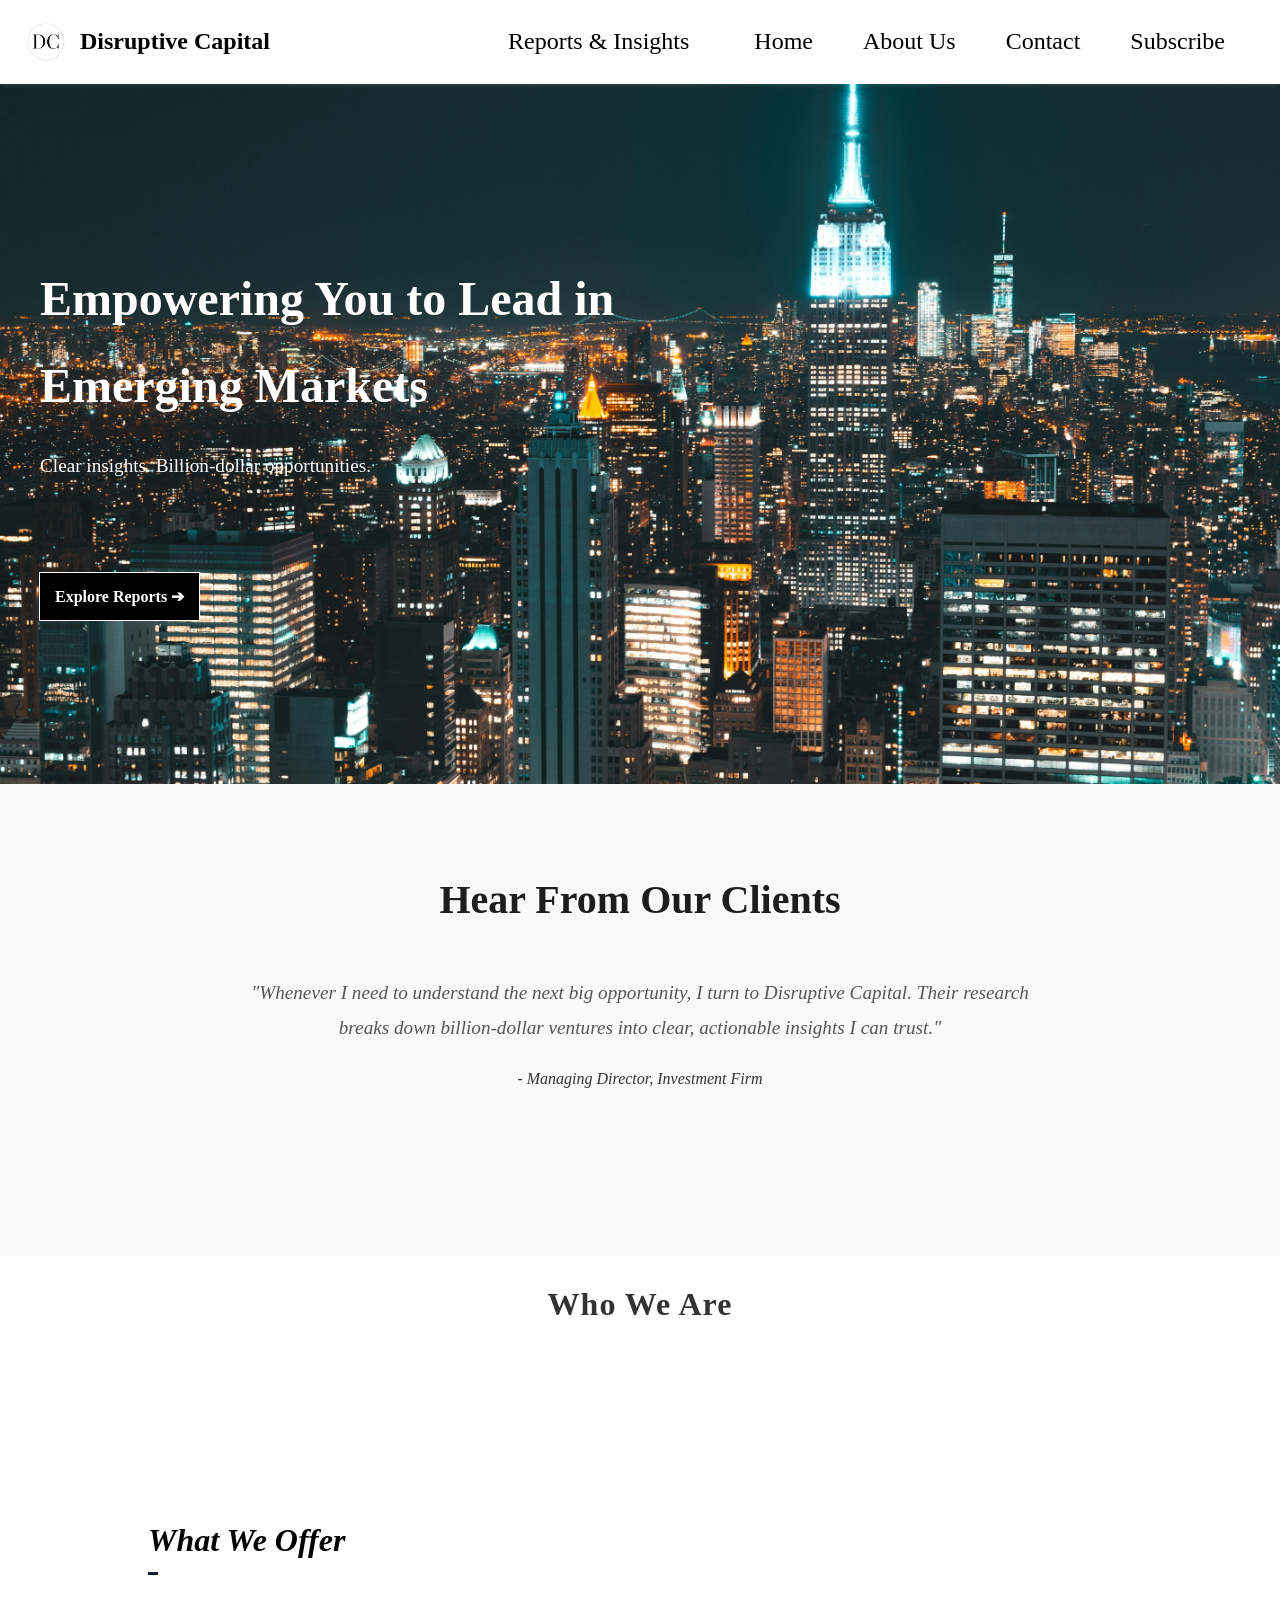
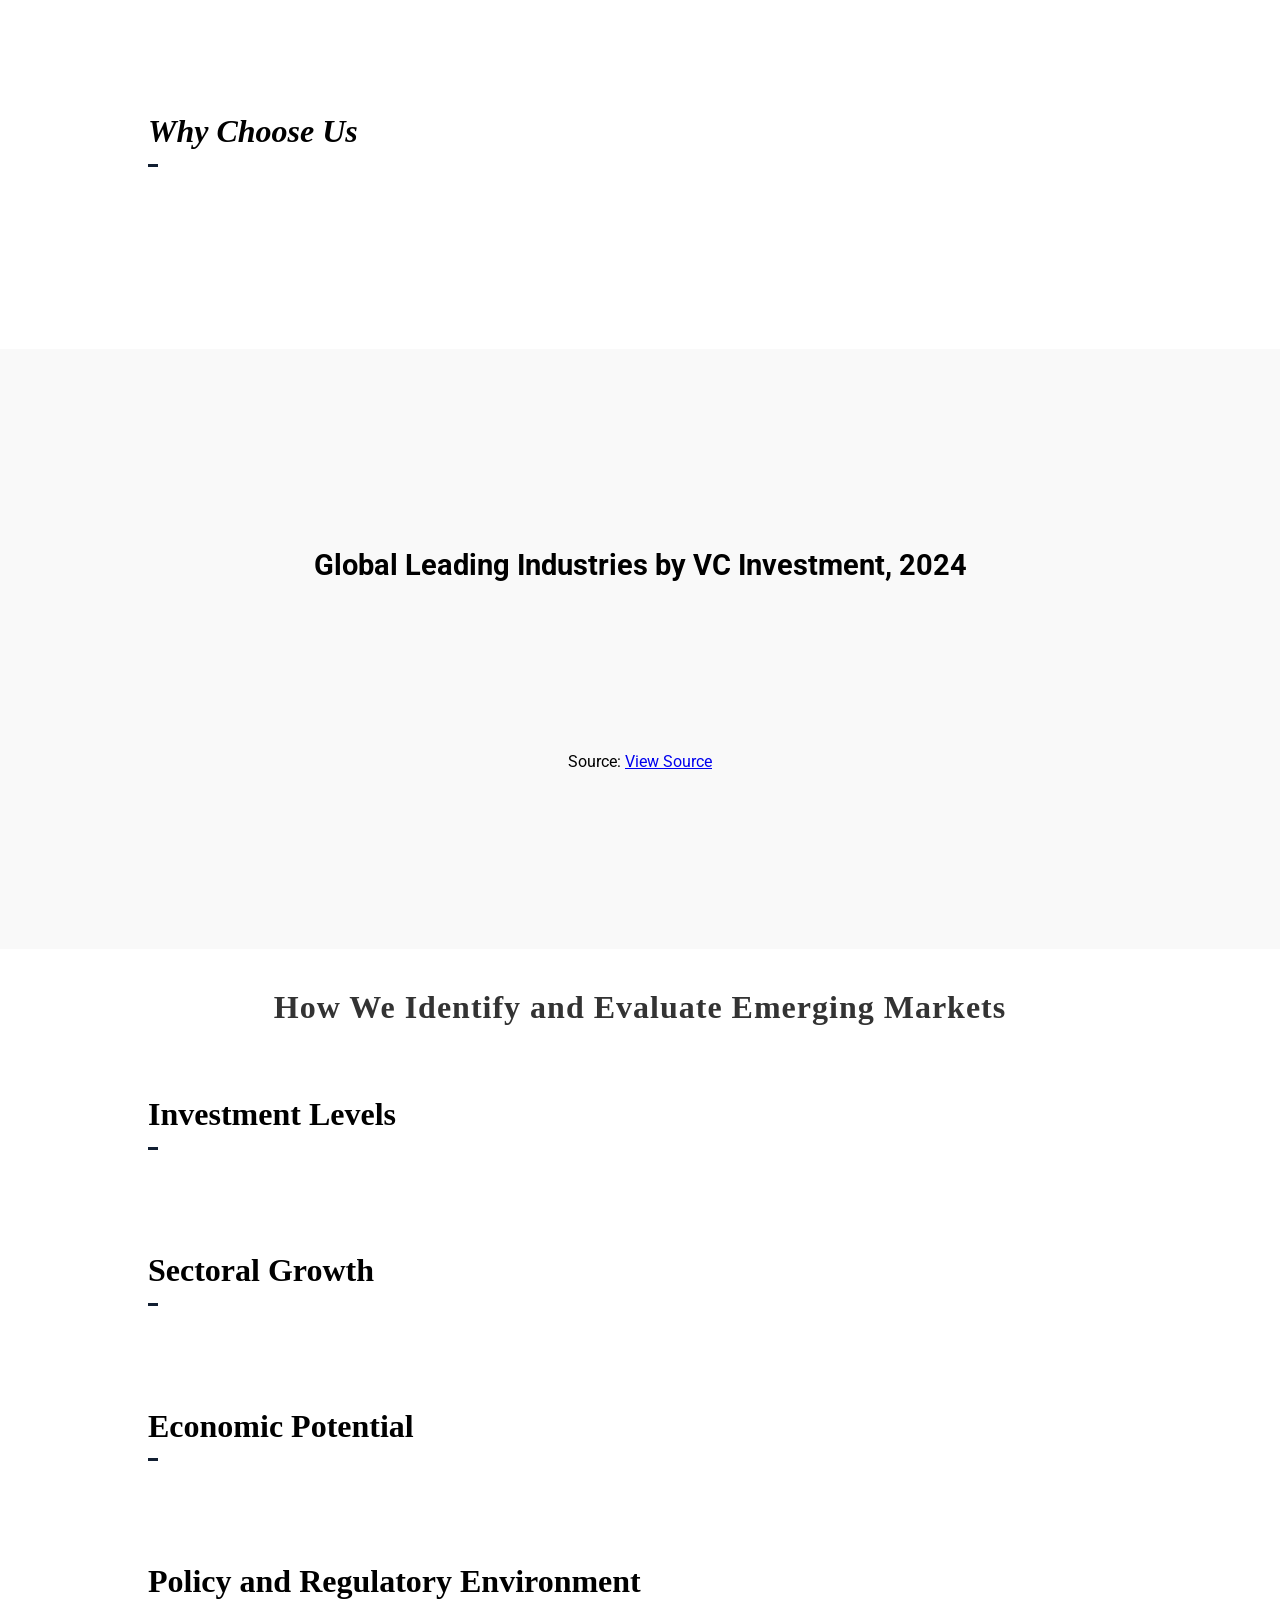
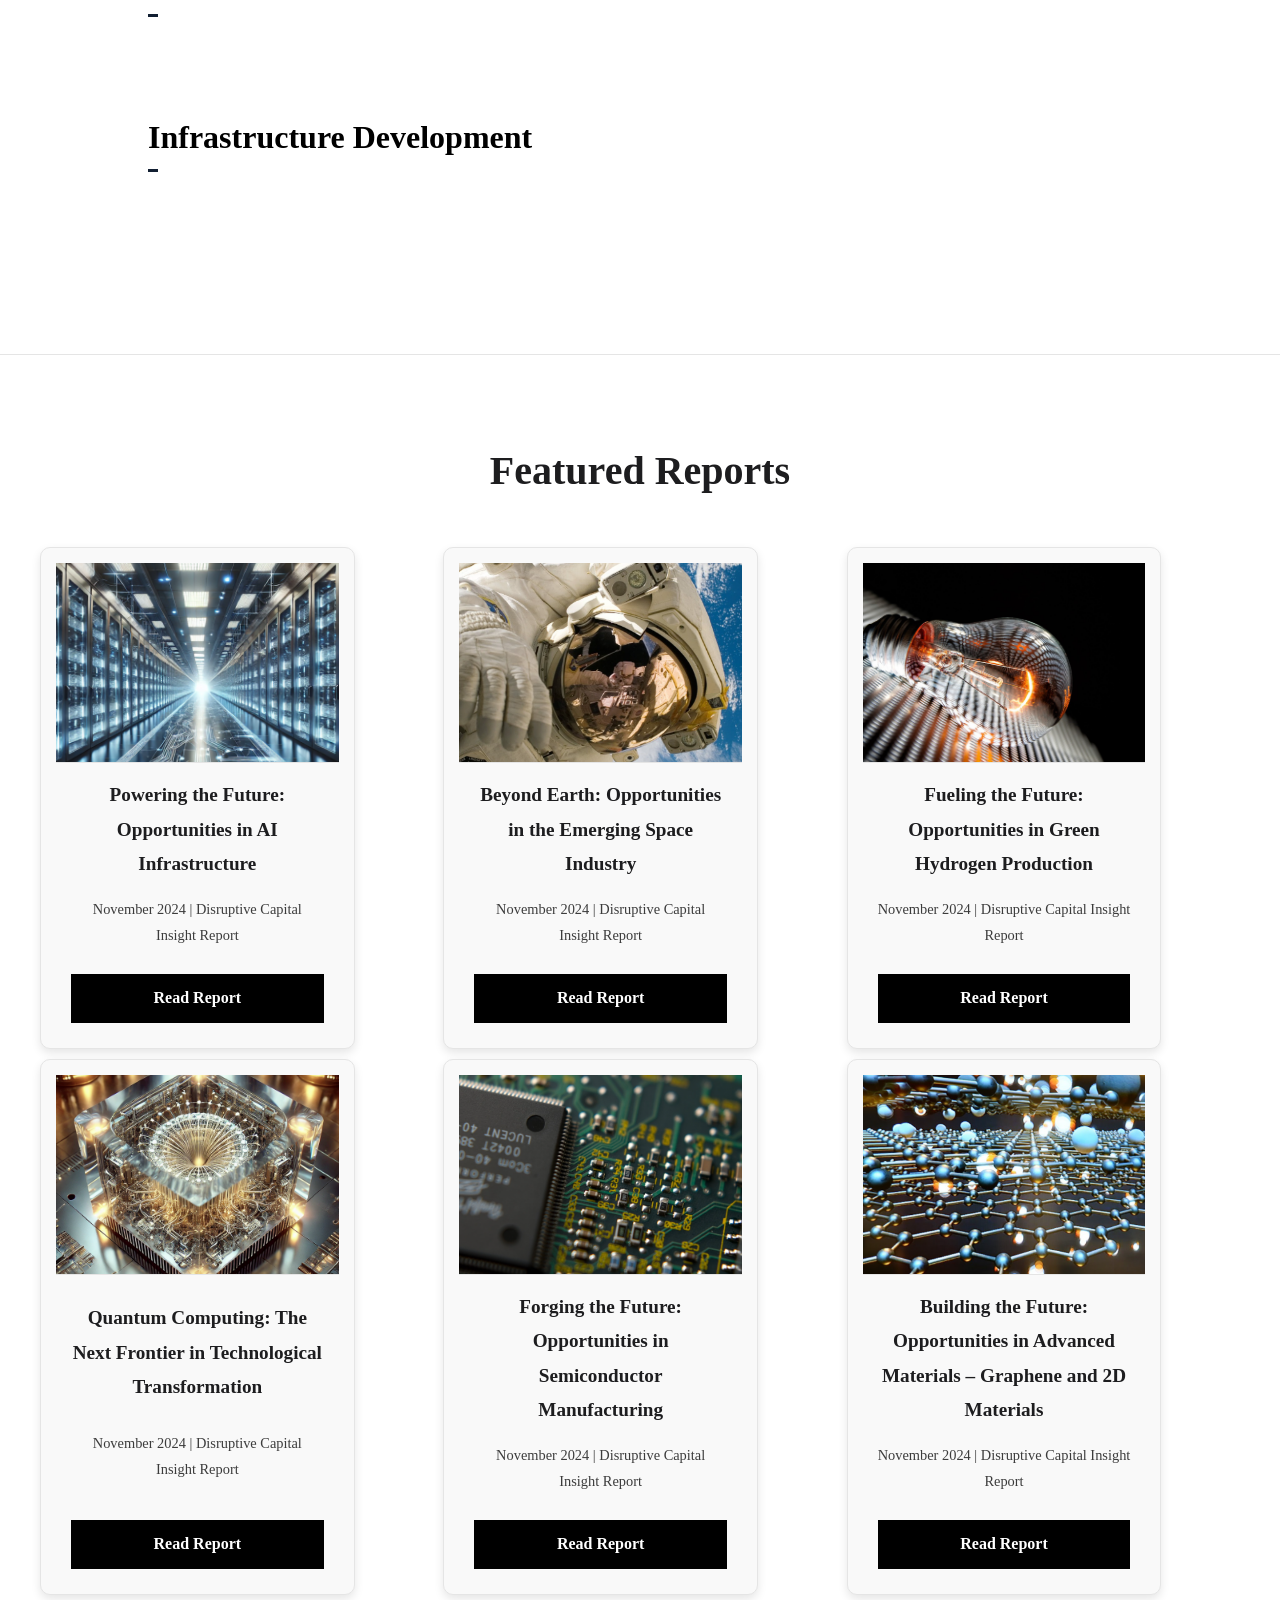
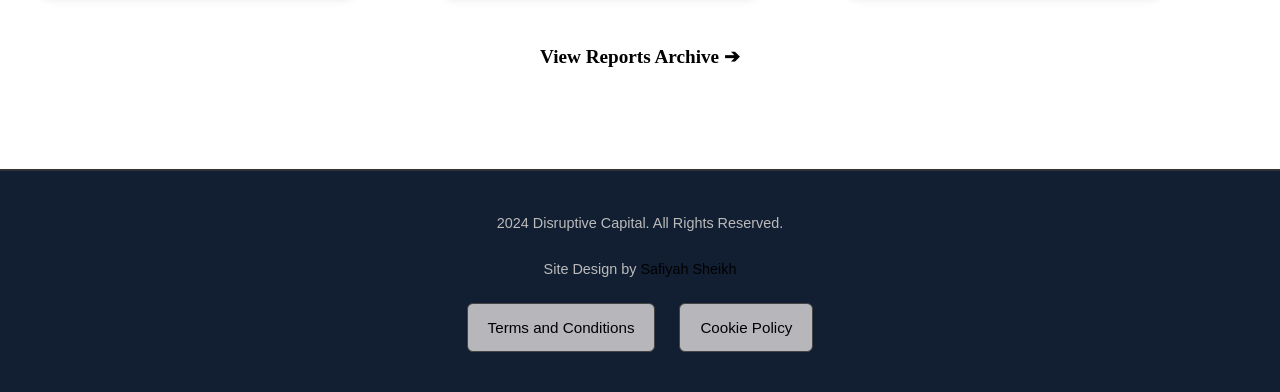
<file: index.html>
<!DOCTYPE html>
<html lang="en">
<head>
    <meta charset="UTF-8">
    <meta name="viewport" content="width=device-width, initial-scale=1.0">
    <!-- For .png format -->
    <link rel="icon" href="./images/dclogo.png" type="image/png">

    <title>Disruptive Capital</title>
    <link rel="stylesheet" href="styles.css">
</head>
<body>
  <header class="header">
    <div class="logo">
        <img src="./images/dclogo.png" alt="Disruptive Capital Logo">
        <h4>Disruptive Capital</h4>
    </div>
    
    <!-- Hamburger Menu Icon (Visible on Mobile Only) -->
    <div class="container menu-icon" id="menu-icon" onclick="toggleMenu(this)">
        <div class="bar1"></div>
        <div class="bar2"></div>
        <div class="bar3"></div>
    </div>
    
    <!-- Navigation Menu -->
    <nav class="nav" id="nav-menu">
        <div class="dropdown-container">
            <a href="./reports/index.html" class="dropdown">Reports & Insights</a>
            <div class="dropdown-menu">
                <a href="./risingstars.html">Emerging Markets</a>
                <a href="./heatmap.html">Established Markets</a>
                <a href="./reports/index.html">Access All</a>
            </div>
        </div>
        <a href="./index.html">Home</a>
        <a href="./about/index.html">About Us</a>
        <a href="./contact/index.html">Contact</a>
        <a href="./premium/index.html">Subscribe</a>
    </nav>
</header>

  
    
    

    <!-- Hero Section -->
    <section class="hero">
        <div class="hero-content">
            
            <h1>Empowering You to Lead in Emerging Markets</h1>
            <p>Clear insights. Billion-dollar opportunities.</p>
            <a href="./reports/index.html" class="cta-button">Explore Reports ➔ </a>
           
        </div>
        <div class="hero-content">
    </section>

  
    
   <!-- Investor & Expert Quotes Section -->
   <section class="quotes-section">
    <h2>Hear From Our Clients</h2>
    <div class="quotes-container">
        <div class="quote">
            <p>"Whenever I need to understand the next big opportunity, I turn to Disruptive Capital. Their research breaks down billion-dollar ventures into clear, actionable insights I can trust."</p>
            <span>- Managing Director, Investment Firm</span>
        </div>
        <div class="quote">
            <p>"Disruptive Capital stays laser-focused on high-growth emerging markets. Their insights are always spot on."
            </p> 
            <span>— Private Equity Analyst, Toronto, Canada</span>
        </div> 
        <div class="quote">
            <p>“Disruptive Capital simplifies the complexity of emerging markets with unparalleled expertise.”</p>
            <span>— Mike Johnson, Economist, Emerging Trends</span>
        </div>
        <div class="quote">
          <p>“They simplify complex data into actionable strategies. It’s a game-changer for navigating emerging markets.”</p>
          <span>— Emerging Markets Consultant, Singapore</span>
      </div>
      <div class="quote">
        <p>“Disruptive Capital makes tough markets accessible. Their clarity is unmatched.”</p>
        <span>— Venture Capital Partner, San Francisco, USA</span>
    </div>
    <div class="quote">
      <p>“They’re more than a research platform—they’re a trusted partner for high-growth investments.”</p>
      <span>— Economic Policy Advisor, Buenos Aires, Argentina
      </span>
  </div>
    </div>
</section>


 

<div class="animated-list-container">
  <h2 class="animated-list-title">Who We Are</h2>
  <div class="animated-list">
    <div class="list-item" data-criteria="Investment Levels">
      <p>Disruptive Capital provides clear, actionable insights rooted in top-tier research, empowering our clients to confidently access billion-dollar opportunities. By simplifying complex market trends, we enable our clients to lead and excel in the rapidly evolving landscape of emerging markets.
      </p>
    </div>
    <div class="list-item" data-criteria="Sectoral Growth">
      <h3><i>What We Offer</i></h3>
      <p>Our premium research reports provide unparalleled depth, actionable insights, and strategic foresight into emerging markets and trends. Designed for forward-thinking investors, corporates, and policymakers, these reports are your gateway to identifying the next big opportunity."</p>
    </div>
    <div class="list-item" data-criteria="Economic Potential">
      <h3><i>Why Choose Us</i></h3>
      <p>Global venture capital for disruptive ideas is forecasted to reach $279.80 billion in 2024, up from $248.4 billion in 2023.
      </p>
    </div>
  </div>
</div>


<section id="vc-investment">
  <iframe src="globalleadingind.html" width="100%" height="600" frameborder="0"></iframe>
</section>







  
<div class="animated-list-container">
  <h2 class="animated-list-title">How We Identify and Evaluate Emerging Markets</h2>
  <div class="animated-list">
    <div class="list-item" data-criteria="Investment Levels">
      <h3>Investment Levels</h3>
      <p>Markets attracting substantial capital inflows, particularly multi-billion-dollar investments in high-growth sectors like renewable energy, advanced manufacturing, and technology.</p>
    </div>
    <div class="list-item" data-criteria="Sectoral Growth">
      <h3>Sectoral Growth</h3>
      <p>Broad-based expansion across traditional industries (e.g., agriculture, textiles) and innovative fields like AI, fintech, and green hydrogen, emphasizing adaptability and diversification.</p>
    </div>
    <div class="list-item" data-criteria="Economic Potential">
      <h3>Economic Potential</h3>
      <p>Emerging markets with favorable demographics, strategic geographic locations, and strong domestic demand, driving long-term global growth.</p>
    </div>
    <div class="list-item" data-criteria="Policy and Regulatory Environment">
      <h3>Policy and Regulatory Environment</h3>
      <p>Markets with pro-business policies, incentives for foreign direct investment (FDI), and government-backed initiatives supporting innovation and infrastructure development.</p>
    </div>
    <div class="list-item" data-criteria="Infrastructure Development">
      <h3>Infrastructure Development</h3>
      <p>Strong commitments to digital connectivity, transportation, and energy systems, creating a foundation for scalable and sustainable growth.</p>
    </div>
  </div>
</div>



    <!-- Featured Reports -->
    <!-- Reports Section -->
<section id="reports" class="featured-reports">
    <h2>Featured Reports</h2>
    <div class="report-grid">
        <div class="report-card">
            <img src="./images/AIinfra.png" alt="Report 1">
            <h3>Powering the Future: Opportunities in AI Infrastructure
            </h3>
            <p>November 2024 |
              Disruptive Capital Insight Report
              </p>
            <a href="./AIInfrastructure.html" class="report-button">Read Report</a>
        </div>

        <div class="report-card">
          <img src="./images/space.png" alt="Report 5">
          <h3>Beyond Earth: Opportunities in the Emerging Space Industry</h3>
          <p>November 2024 |
            Disruptive Capital Insight Report
            </p>
          <a href="spaceInd.html" class="report-button">Read Report</a>
      </div>

        <div class="report-card">
            <img src="./images/GreenHydro.png" alt="Report 2">
            <h3>Fueling the Future: Opportunities in Green Hydrogen Production
            </h3>
            <p>November 2024 |
              Disruptive Capital Insight Report
              </p>
            <a href="GreenHydrogen.html" class="report-button">Read Report</a>
        </div>


        <div class="report-card">
            <img src="./images/quantumcomp.png" alt="Report 3">
            <h3>Quantum Computing: The Next Frontier in Technological Transformation

            </h3>
            <p>November 2024 |
              Disruptive Capital Insight Report
              </p>
            <a href="quantumrep.html" class="report-button">Read Report</a>
        </div>


        <div class="report-card">
            <img src="./images/semicond.png" alt="Report 4">
            <h3>Forging the Future: Opportunities in Semiconductor Manufacturing
            </h3>
            <p>November 2024 |
              Disruptive Capital Insight Report
              </p>
            <a href="semiconductorrep.html" class="report-button">Read Report</a>
        </div>
        
        <div class="report-card">
            <img src="./images/advmaterial.png" alt="Report 6">
            <h3>Building the Future: Opportunities in Advanced Materials – Graphene and 2D Materials</h3>
            <p>November 2024 |
              Disruptive Capital Insight Report
              </p>
            <a href="advmaterialrep.html" class="report-button">Read Report</a>
        </div>
    </div>

    <div class="archive-button-container">
        <a href="./reports/index.html" class="archive-button">View Reports Archive ➔</a>
    </div>
</section>





  
 
<!--  
<section id="tech-segments">
  <iframe src="techsegmentmap.html" width="100%" height="800" frameborder="0"></iframe>
</section>

-->


    <footer class="site-footer">
      <div class="footer-content">
        <p> 2024 Disruptive Capital. All Rights Reserved.</p>
        <p> Site Design by <a href="https://www.linkedin.com/in/safiyahs" target="_blank" rel="noopener noreferrer">Safiyah Sheikh</a></p>

        <a href="terms.html" class="footer-button">Terms and Conditions</a>
        <a href="cookie.html" class="footer-button">Cookie Policy</a>
      </div>
    </footer>
    
    
    <script src="scripts.js" defer></script>
    

</body>
</html>
</file>
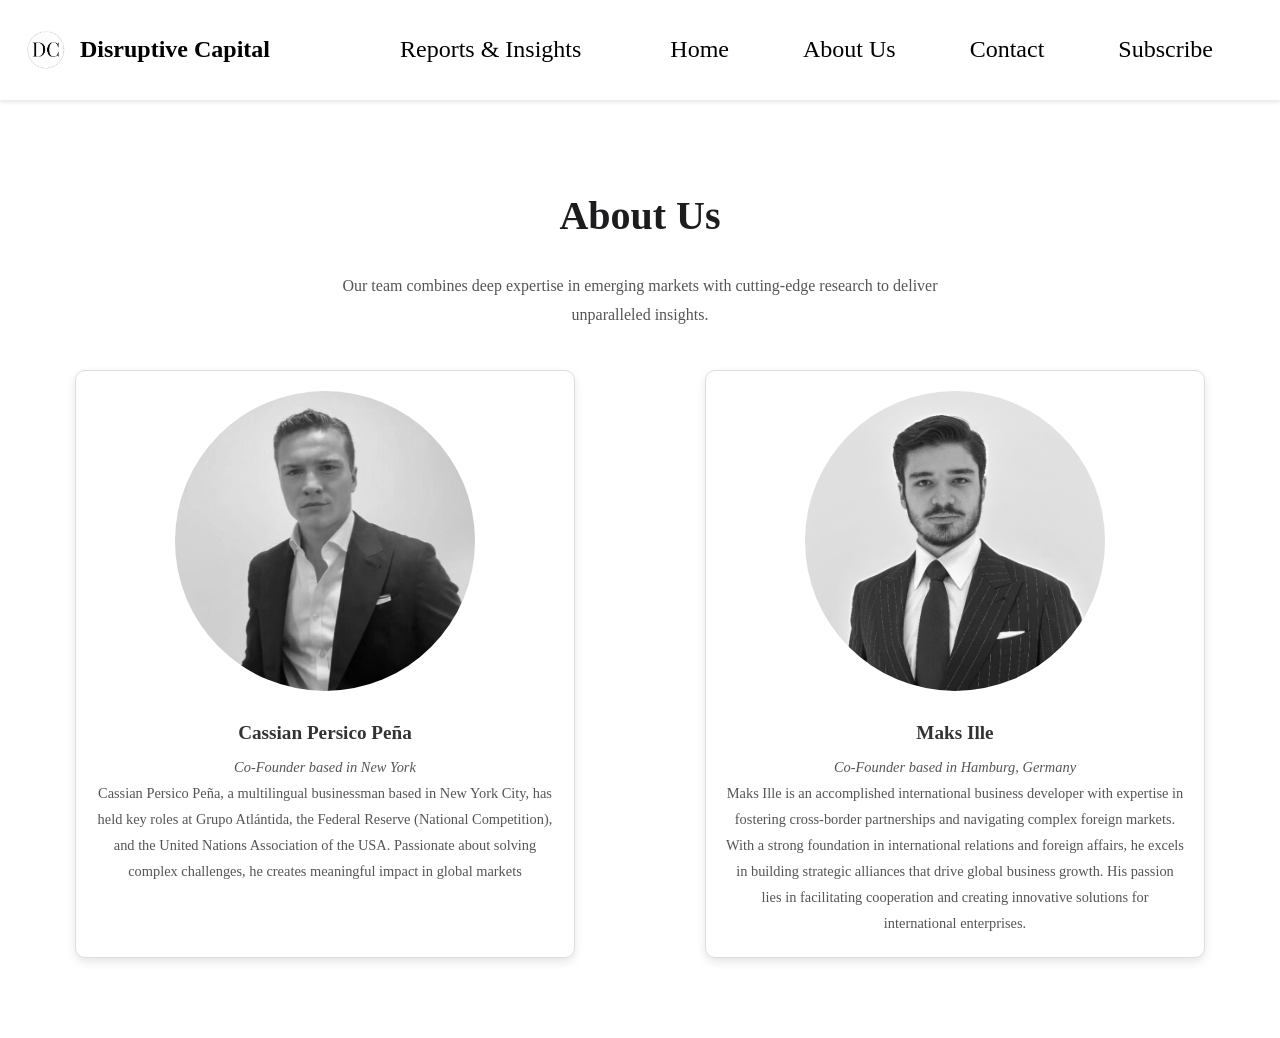
<file: about/index.html>
<!DOCTYPE html>
<html lang="en">
<head>
    <meta charset="UTF-8">
    <meta name="viewport" content="width=device-width, initial-scale=1.0">
    <title>About Us | Disruptive Capital</title>
    <link rel="stylesheet" href="../styles.css">

    <style>
        /* Header Styling */

        /* Logo Container */
.logo {
    display: flex;
    align-items: center;
    gap: 10px;
    margin-right: auto; /* Push navigation to the right */
}

/* Logo Image */
.logo-image {
    height: 40px; /* Adjust as needed */
    width: auto; /* Maintain aspect ratio */
}

/* Logo Text */
.logo-text {
    font-size: 1.5rem;
    font-weight: bold;
    color: #000000;
}
        .header {
            display: flex;
            justify-content: flex-end;
            align-items: center;
            padding: 10px 20px;
            background-color: #ffffff;
            color: rgb(0, 0, 0);
            box-shadow: 0 2px 4px rgba(0, 0, 0, 0.1); /* Subtle shadow */
            
        }

        .header .nav {
            display: flex;
            gap: 20px;
        }

        .header .nav a {
            color: rgb(0, 0, 0);
            text-decoration: none;
            padding: 8px 12px;
            transition: background-color 0.3s ease;
           
        }

        .header .nav a:hover {
            background-color: rgba(255, 255, 255, 0.2);
            border-radius: 4px;
        }

        .dropdown-container {
            position: relative;
        }

        .dropdown-menu {
            display: none;
            position: absolute;
            top: 100%;
            left: 0;
            background-color: #ffffff;
            box-shadow: 0 4px 8px rgba(0, 0, 0, 0.1);
            border-radius: 4px;
            overflow: hidden;
        }

        .dropdown-container:hover .dropdown-menu {
            display: block;
        }

        .dropdown-menu a {
            display: block;
            padding: 8px 12px;
            color: rgb(255, 255, 255);
            text-decoration: none;
        }

        .dropdown-menu a:hover {
            background-color: rgba(255, 255, 255, 0.1);
        }

      /* Hamburger Menu */
.hamburger {
    display: none;
    flex-direction: column;
    justify-content: space-between;
    width: 25px;
    height: 18px;
    cursor: pointer;
}

.hamburger div {
    height: 3px;
    background-color: #000000;
    border-radius: 2px;
}

/* Mobile Styles */
@media screen and (max-width: 768px) {
    .nav {
        display: none;
        flex-direction: column;
        gap: 10px;
        position: absolute;
        top: 60px;
        right: 20px;
        background-color: #ffffff;
        box-shadow: 0 4px 8px rgba(0, 0, 0, 0.1);
        border-radius: 8px;
        padding: 10px;
        z-index: 1000;
    }

    .nav.show {
        display: flex;
    }

    .hamburger {
        display: flex;
    }
}
    </style>
</head>
<body>
    <!-- Header -->
    <header class="header">

        <div class="logo">
            <img src="../images/logo.png" alt="Disruptive Logo" class="logo-image">
            <span class="logo-text">Disruptive Capital </span>
        </div>
        <div class="hamburger" id="hamburger">
            <div></div>
            <div></div>
            <div></div>
        </div>

        
        <nav class="nav">
            <div class="dropdown-container">
                <a href="../reports/index.html" class="dropdown">Reports & Insights</a>
                <div class="dropdown-menu">
                    <a href="../risingstars.html">Emerging Markets</a>
                    <a href="../heatmap.html">Established Markets</a>
                    <a href="../reports/index.html">Access All</a>.
                </div>
            </div>
            <a href="../index.html">Home</a>
            <a href="./index.html">About Us</a>
            <a href="../contact/index.html">Contact</a>
            <a href="../premium/index.html">Subscribe</a>
        </nav>
    </header>

    <!-- Team Profiles Section -->
    <section class="team-profiles">
        <h2>About Us</h2>
        <p class="section-description">Our team combines deep expertise in emerging markets with cutting-edge research to deliver unparalleled insights.</p>
        <div class="team-grid">
            <!-- Team Member 1 -->
            <div class="team-card">
                <img src="../images/cassianpersico.png" alt="Cassian Persico">
                <h3>Cassian Persico Peña</h3>
    
                <p><i>Co-Founder based in New York</i>
                </p>
                <p class="bio">Cassian Persico Peña, a multilingual businessman based in New York City, has held key roles at Grupo Atlántida, the Federal Reserve (National Competition), and the United Nations Association of the USA. Passionate about solving complex challenges, he creates meaningful impact in global markets</p>
            </div>


            <!-- Team Member 2 -->
            <div class="team-card">
                <img src="../images/maksille.png" alt="Maks Ille">
                <h3>Maks Ille</h3>
                <p><i>Co-Founder based in Hamburg, Germany</i></p>
                <p class="bio">Maks Ille is an accomplished international business developer with expertise in fostering cross-border partnerships and navigating complex foreign markets. With a strong foundation in international relations and foreign affairs, he excels in building strategic alliances that drive global business growth. His passion lies in facilitating cooperation and creating innovative solutions for international enterprises.</p>
            </div>
            
    </section>

    <script src="../scripts.js" defer></script>
    <script src="../scripts.js" defer></script>

    <script>

    document.addEventListener("DOMContentLoaded", function () {
        const hamburger = document.getElementById("hamburger");
        const nav = document.getElementById("nav");
    
        hamburger.addEventListener("click", () => {
            nav.classList.toggle("show");
        });
    });

    document.addEventListener("DOMContentLoaded", function () {
    const hamburger = document.getElementById("hamburger");
    const nav = document.getElementById("nav");

    const toggleNav = (e) => {
        nav.classList.toggle("show");
        e.stopPropagation(); // Prevent clicks on the hamburger from propagating to the document
    };

    const closeNav = () => {
        nav.classList.remove("show");
    };

    hamburger.addEventListener("click", toggleNav);

    // Close the navigation if clicking outside the hamburger or nav
    document.addEventListener("click", (e) => {
        if (!nav.contains(e.target) && !hamburger.contains(e.target)) {
            closeNav();
        }
    });
});

</script>
    

</body>
</html>
</file>
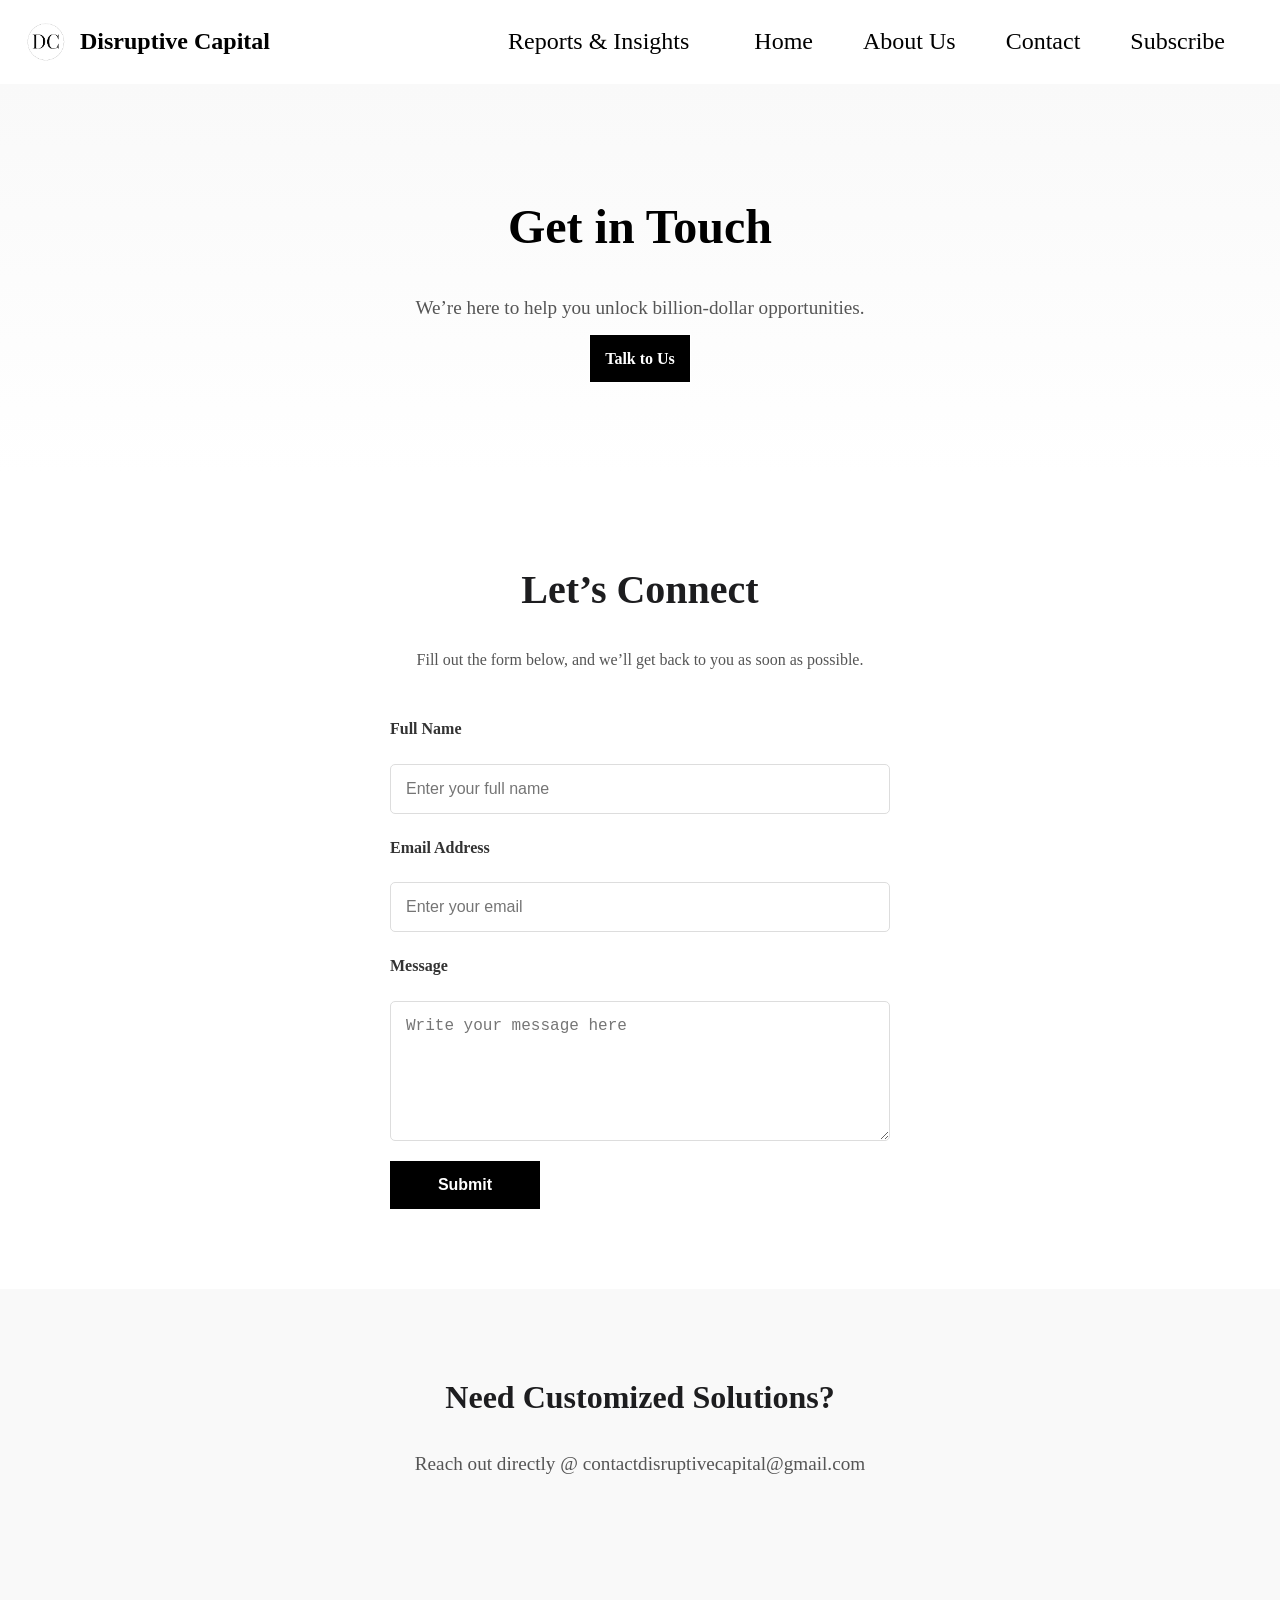
<file: contact/index.html>
<!DOCTYPE html>
<html lang="en">
<head>
    <meta charset="UTF-8">
    <meta name="viewport" content="width=device-width, initial-scale=1.0">
    <title>Contact Us | Disruptive Capital</title>
    <link rel="stylesheet" href="../styles.css">
</head>
<body>
    <!-- Header -->
    <header class="header">
        <div class="logo">
            <div class="logo">
                <img src="../images/dclogo.png">


            </div>Disruptive Capital</div>
            <nav class="nav">
                <div class="dropdown-container">
                    <a href="../reports/index.html" class="dropdown">Reports & Insights</a>
                    <div class="dropdown-menu">
                        <a href="../risingstars.html">Emerging Markets</a>
                        <a href="../heatmap.html">Established Markets</a>
                        <a href="../reports/index.html">Access All</a>
                    </div>
                </div>
                <a href="../index.html">Home</a>
                <a href="../about/index.html">About Us</a>
                <a href="../contact/index.html">Contact</a>
                <a href="../premium/index.html">Subscribe</a>
            </nav>
    </header>

    <!-- Hero Section -->
    <section class="contact-hero">
        <h1 class="headline">Get in Touch</h1>
        <p class="subheadline">We’re here to help you unlock billion-dollar opportunities.</p>
        <a href="#contact-form" class="cta-button talk-to-us">Talk to Us</a>
    </section>

    <!-- Contact Form Section -->
    <section id="contact-form" class="contact-form-section">
        <h2>Let’s Connect</h2>
        <p class="section-description">Fill out the form below, and we’ll get back to you as soon as possible.</p>
        <form action="#" method="POST" class="contact-form">
            <label for="name">Full Name</label>
            <input type="text" id="name" name="name" placeholder="Enter your full name" required>

            <label for="email">Email Address</label>
            <input type="email" id="email" name="email" placeholder="Enter your email" required>

            <label for="message">Message</label>
            <textarea id="message" name="message" placeholder="Write your message here" rows="6" required></textarea>

            <button type="submit" class="cta-button">Submit</button>
        </form>
    </section>

    <!-- Direct Connection Section -->
    <section class="direct-connection">
        <h2>Need Customized Solutions?</h2>
        <p>Reach out directly @ contactdisruptivecapital@gmail.com</p>
    </section>

    <script src="../scripts.js" defer></script>
</body>
</html>
</file>
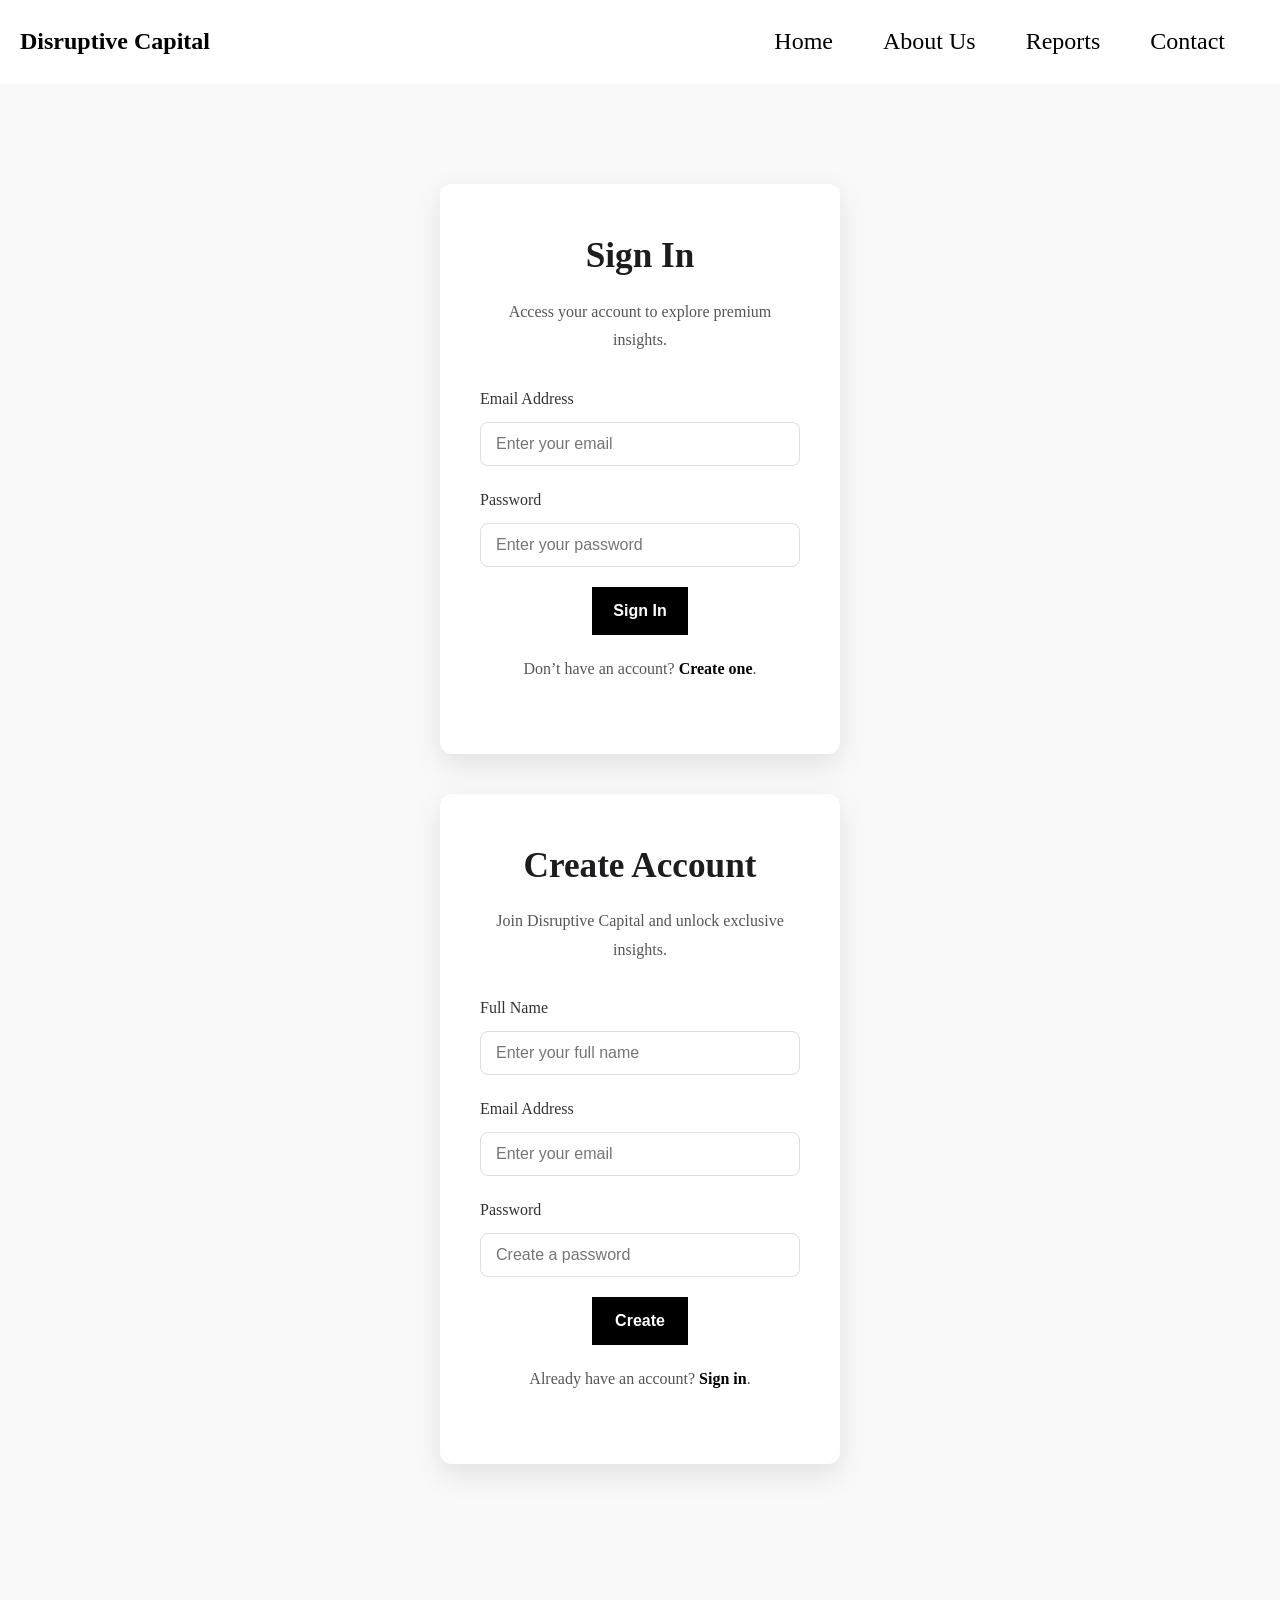
<file: login/index.html>
<!DOCTYPE html>
<html lang="en">
<head>
    <meta charset="UTF-8">
    <meta name="viewport" content="width=device-width, initial-scale=1.0">
    <title>Login | Disruptive Capital</title>
    <link rel="stylesheet" href="../styles.css">
</head>
<body>
    <!-- Header -->
    <header class="header">
        <div class="logo">Disruptive Capital</div>
        <nav class="nav">
            <a href="../index.html">Home</a>
            <a href="../about/index.html">About Us</a>
            <a href="../reports/index.html">Reports</a>
            <a href="../contact/index.html">Contact</a>
        </nav>
    </header>

    <!-- Login Section -->
    <section class="login-section">
        <div class="login-container">
            <h1>Sign In</h1>
            <p>Access your account to explore premium insights.</p>
            <form action="#" method="POST" class="login-form">
                <label for="email">Email Address</label>
                <input type="email" id="email" name="email" placeholder="Enter your email" required>
                
                <label for="password">Password</label>
                <input type="password" id="password" name="password" placeholder="Enter your password" required>
                
                <button type="submit" class="cta-button">Sign In</button>
                
                <p class="action-link">
                    Don’t have an account? 
                    <a href="#create-account">Create one</a>.
                </p>
            </form>
        </div>

        <div class="create-account-container" id="create-account">
            <h1>Create Account</h1>
            <p>Join Disruptive Capital and unlock exclusive insights.</p>
            <form action="#" method="POST" class="login-form">
                <label for="name">Full Name</label>
                <input type="text" id="name" name="name" placeholder="Enter your full name" required>
                
                <label for="email">Email Address</label>
                <input type="email" id="email" name="email" placeholder="Enter your email" required>
                
                <label for="password">Password</label>
                <input type="password" id="password" name="password" placeholder="Create a password" required>
                
                <button type="submit" class="cta-button">Create</button>
                
                <p class="action-link">
                    Already have an account? 
                    <a href="#sign-in">Sign in</a>.
                </p>
            </form>
        </div>
    </section>
</body>
</html>
</file>
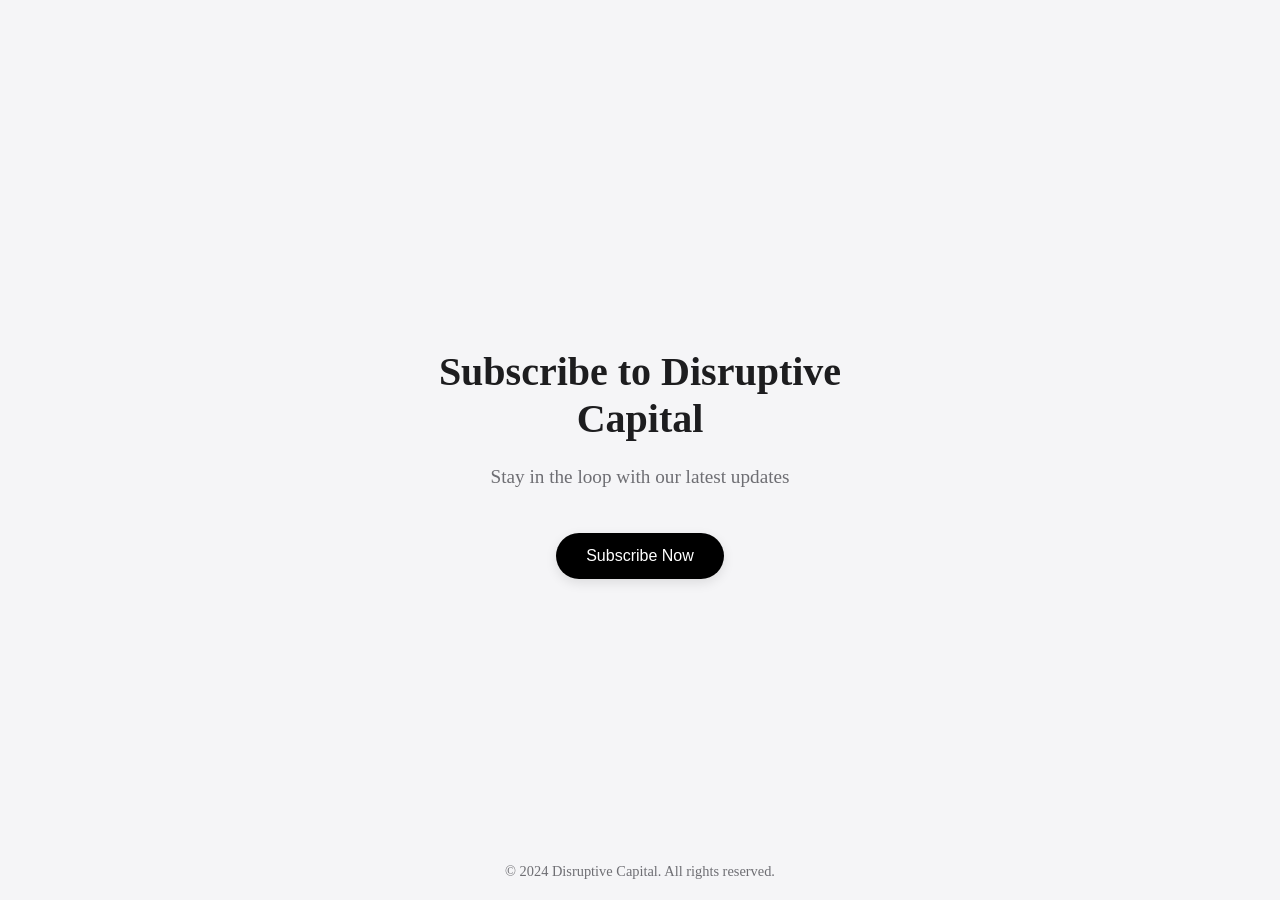
<file: premium/index.html>
<!DOCTYPE html>
<html lang="en">
<head>
    <meta charset="UTF-8">
    <meta name="viewport" content="width=device-width, initial-scale=1.0">
    <title>Subscribe or Sign Up</title>
    <style>
        body {
            font-family:Roboto;
            margin: 0;
            padding: 0;
            background-color: #f5f5f7;
            color: #1d1d1f;
            display: flex;
            justify-content: center;
            align-items: center;
            height: 100vh;
            overflow: hidden;
        }

        .container {
            text-align: center;
            max-width: 500px;
            animation: fadeIn 1s ease-in-out;
        }

        @keyframes fadeIn {
            from {
                opacity: 0;
                transform: translateY(20px);
            }
            to {
                opacity: 1;
                transform: translateY(0);
            }
        }

        h1 {
            font-size: 2.5rem;
            font-weight: 600;
            margin-bottom: 20px;
            color: #1d1d1f;
        }

        p {
            font-size: 1.2rem;
            margin-bottom: 40px;
            color: #6e6e73;
            line-height: 1.6;
        }

        .btn-container {
            display: flex;
            justify-content: center;
            gap: 20px;
        }

        a {
            text-decoration: none;
        }

        button {
            padding: 14px 30px;
            border: none;
            border-radius: 30px;
            font-size: 1rem;
            font-weight: 500;
            color: #fff;
            background: linear-gradient(90deg, #000000, #000000);
            box-shadow: 0 4px 12px rgba(0, 0, 0, 0.1);
            cursor: pointer;
            transition: all 0.3s ease;
        }

        button:hover {
            background: linear-gradient(90deg, #005bb5, #007aff);
            transform: translateY(-3px);
            box-shadow: 0 8px 16px rgba(0, 0, 0, 0.15);
        }

        footer {
            position: absolute;
            bottom: 20px;
            width: 100%;
            text-align: center;
            font-size: 0.9rem;
            color: #6e6e73;
        }
    </style>
</head>
<body>
    <div class="container">
        <h1>Subscribe to Disruptive Capital</h1>
        <p>Stay in the loop with our latest updates</p>
        <div class="btn-container">
            <a href="./signup.html">
                <button>Subscribe Now</button>
            </a>
        </div>
    </div>
    <footer>
        &copy; 2024 Disruptive Capital. All rights reserved.
    </footer>
</body>
</html>
</file>
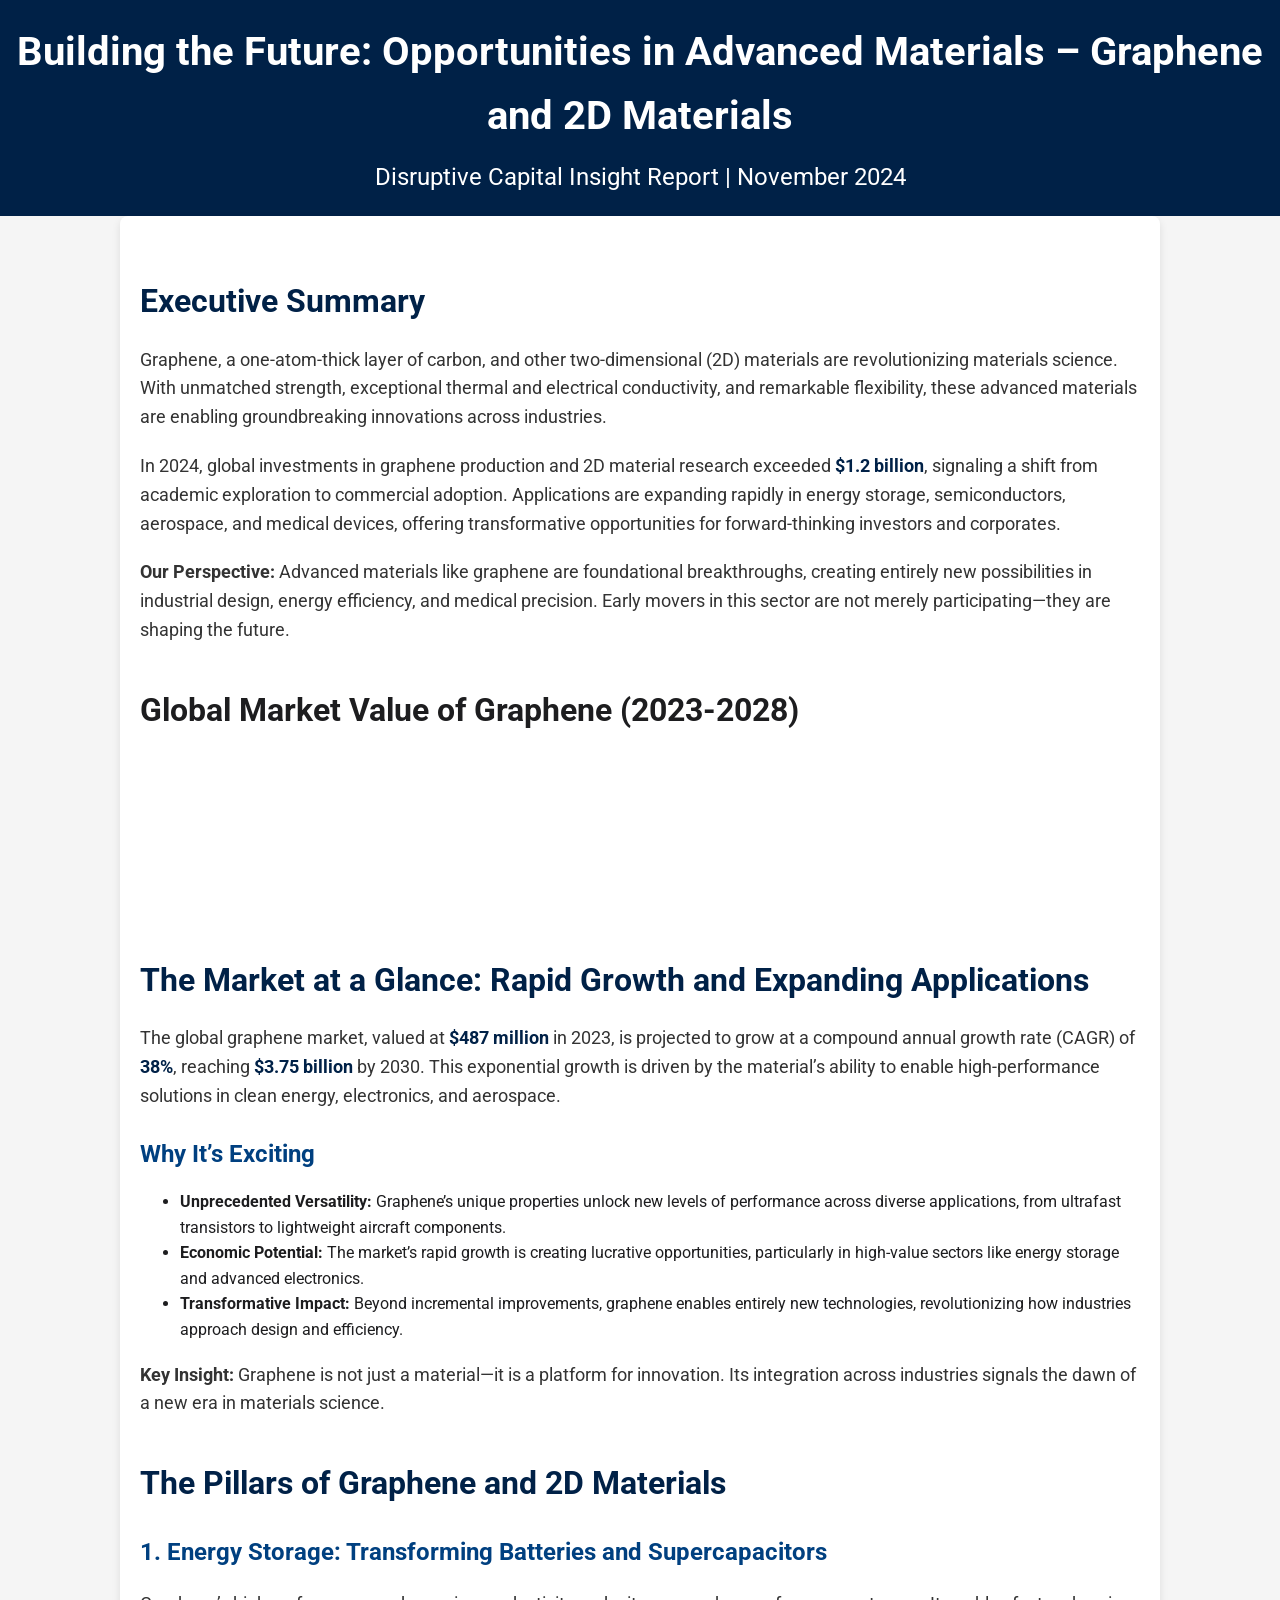
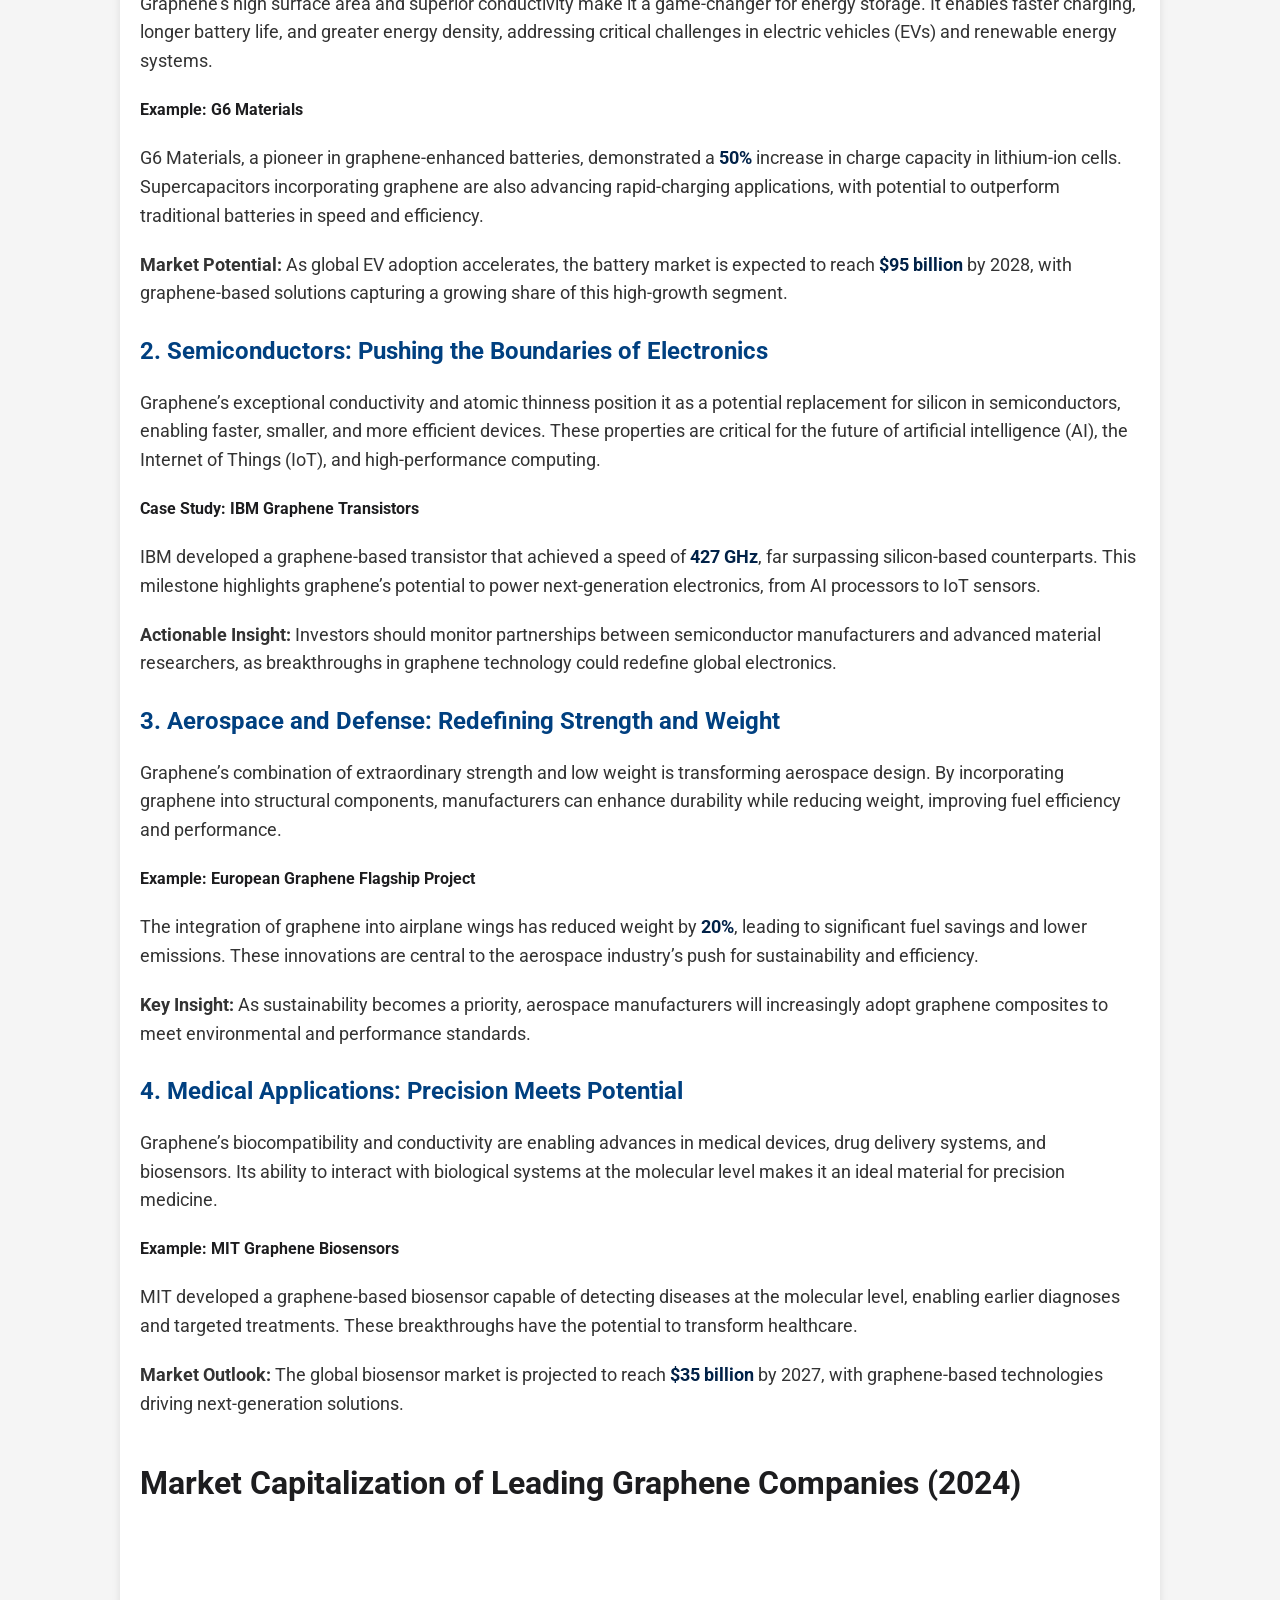
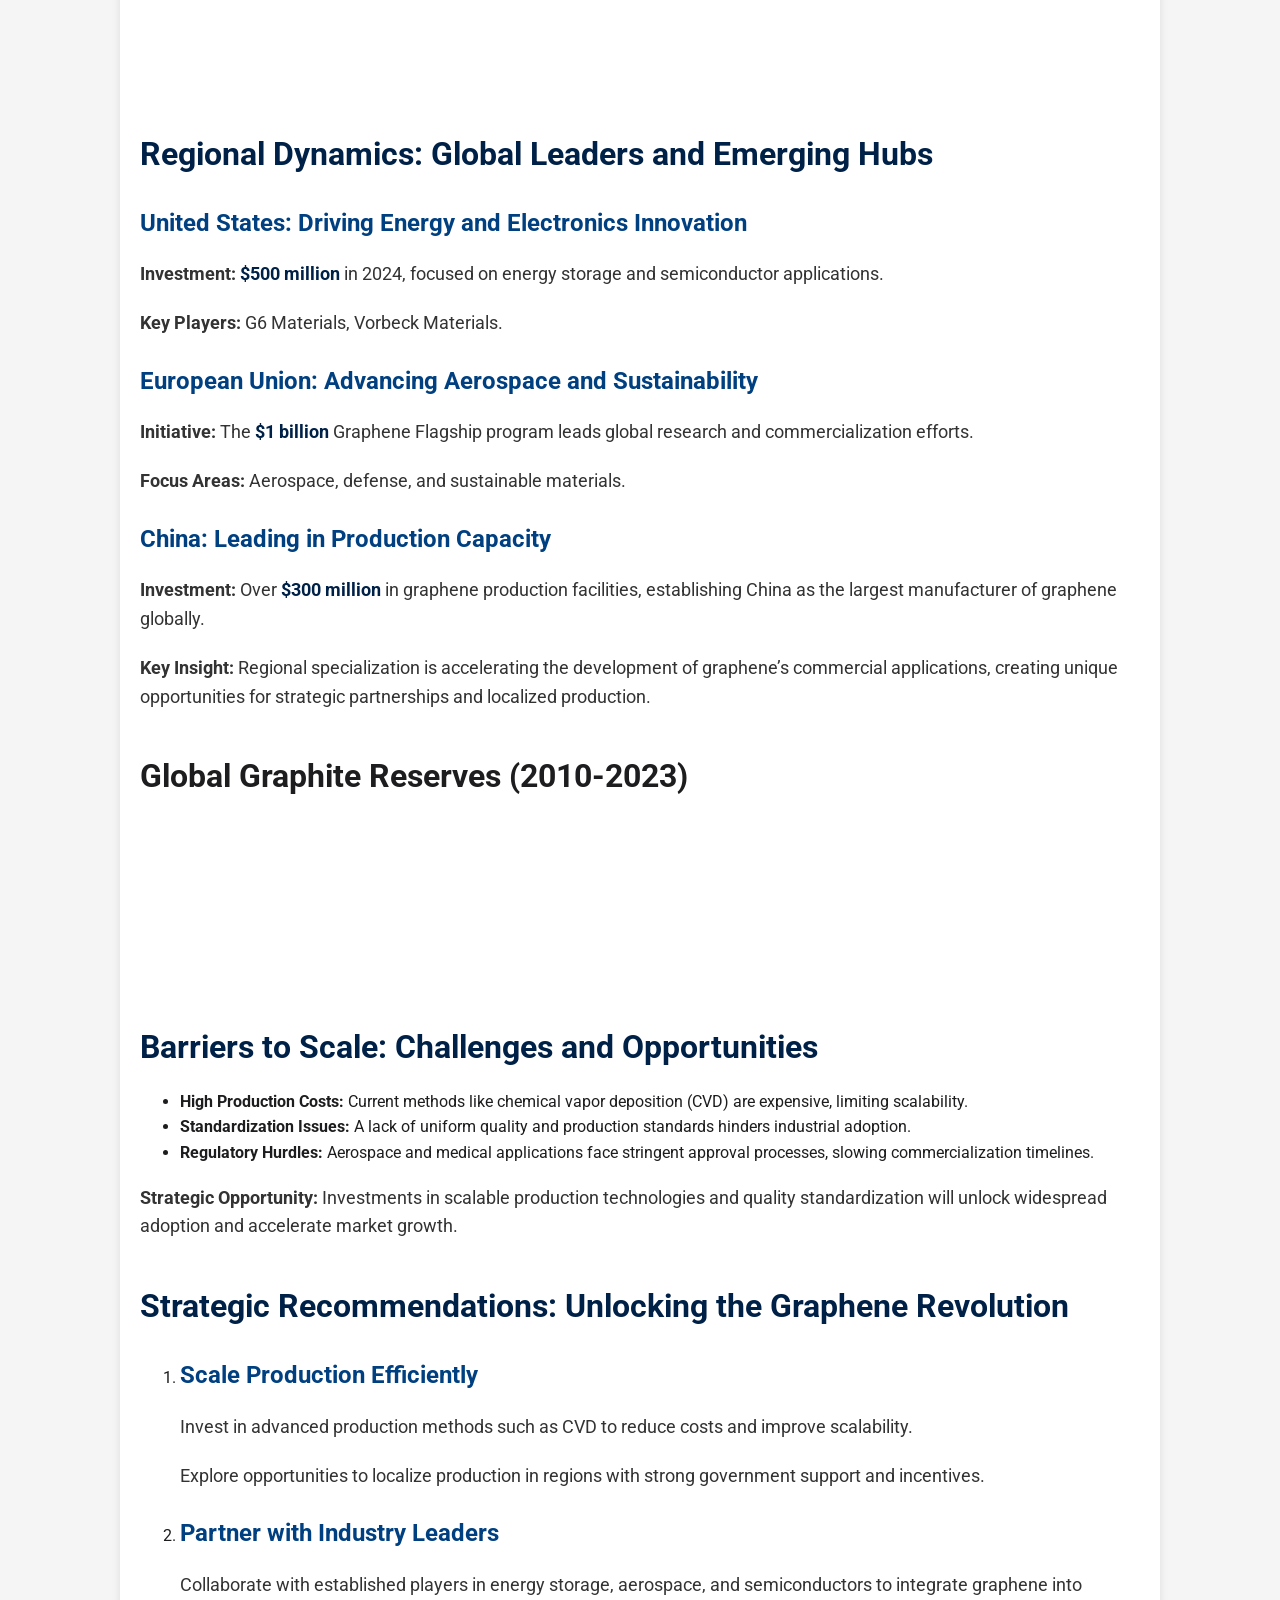
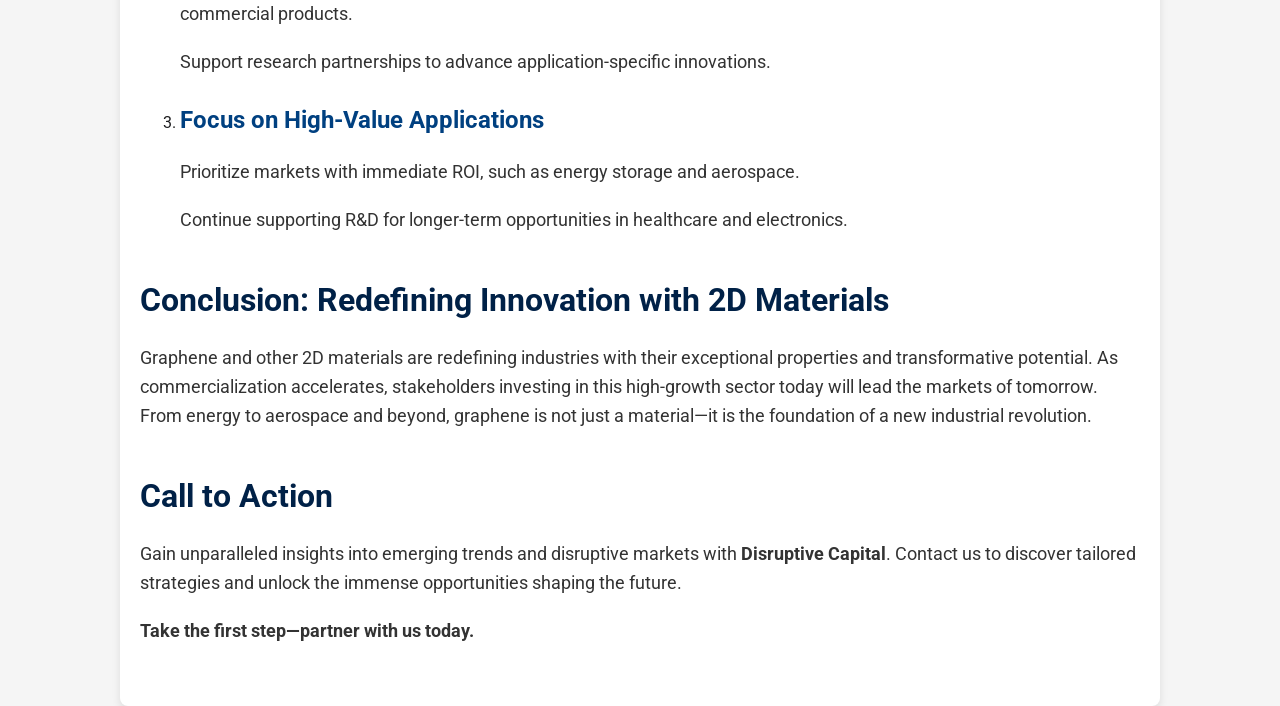
<file: advmaterialrep.html>
<!DOCTYPE html>
<html lang="en">
<head>
    <meta charset="UTF-8">
    <meta name="viewport" content="width=device-width, initial-scale=1.0">
    <title>Quantum Computing Report</title>
    <script src="https://d3js.org/d3.v7.min.js"></script>



    <link href="https://fonts.googleapis.com/css2?family=Roboto:wght@400;700&display=swap" rel="stylesheet">
    <style>
        /* General Styles */
        body {
            margin: 0;
            font-family: 'Roboto', sans-serif;
            background-color: #f5f5f5;
            color: #1d1d1f;
            line-height: 1.6;
            overflow-x: hidden;
        }

        header {
            background-color: #002147;
            color: white;
            padding: 20px 0;
            text-align: center;
        }

        header h1 {
            font-size: 2.5rem;
            margin: 0;
        }

        header h2 {
            font-size: 1.5rem;
            font-weight: 400;
            margin: 10px 0 0;
        }

        main {
            padding: 20px;
            max-width: 1000px;
            margin: 0 auto;
            background: white;
            border-radius: 8px;
            box-shadow: 0 4px 8px rgba(0, 0, 0, 0.1);
        }

        section {
            margin: 40px 0;
        }

        section h2 {
            font-size: 2rem;
            color: #002147;
            margin-bottom: 15px;
        }

        section h3 {
            font-size: 1.5rem;
            color: #004080;
            margin-bottom: 10px;
        }

        p {
            font-size: 1.125rem;
            color: #333333;
            margin-bottom: 20px;
        }

        p span {
            font-weight: bold;
            color: #002147;
        }

        p strong {
            font-weight: bold;
        }

        .highlight {
            font-weight: bold;
            color: #007bff;
        }

        footer {
            text-align: center;
            padding: 20px;
            background-color: #002147;
            color: white;
            margin-top: 40px;
        }

        /* Initial state: element is hidden and moved slightly down */
.fade-in {
    opacity: 0;
    transform: translateY(20px);
    transition: opacity 0.8s ease-out, transform 0.8s ease-out;
    visibility: hidden;
}

/* When the element is in view: fade in and move to original position */
.fade-in.visible {
    opacity: 1;
    transform: translateY(0);
    visibility: visible;
}

        footer a {
            color: #007bff;
            text-decoration: none;
        }

        footer a:hover {
            text-decoration: underline;
        }
    </style>
</head>
<body>
    <header>
        <h1>Building the Future: Opportunities in Advanced Materials – Graphene and 2D Materials

        </h1>
        <h2>Disruptive Capital Insight Report | November 2024</h2>
    </header>
    <main>
        <section class="fade-in">
            <h2>Executive Summary</h2>
            <p>Graphene, a one-atom-thick layer of carbon, and other two-dimensional (2D) materials are revolutionizing materials science. With unmatched strength, exceptional thermal and electrical conductivity, and remarkable flexibility, these advanced materials are enabling groundbreaking innovations across industries.</p>
            <p>In 2024, global investments in graphene production and 2D material research exceeded <span>$1.2 billion</span>, signaling a shift from academic exploration to commercial adoption. Applications are expanding rapidly in energy storage, semiconductors, aerospace, and medical devices, offering transformative opportunities for forward-thinking investors and corporates.</p>
            <p><strong>Our Perspective:</strong> Advanced materials like graphene are foundational breakthroughs, creating entirely new possibilities in industrial design, energy efficiency, and medical precision. Early movers in this sector are not merely participating—they are shaping the future.</p>
        </section>
        
        <div class="chart-container">
            <h1>Global Market Value of Graphene (2023-2028)</h1>
            <svg id="graphene-chart"></svg>
            <div class="tooltip" id="graphene-tooltip"></div>
        </div>

        <section class="fade-in">
            <h2>The Market at a Glance: Rapid Growth and Expanding Applications</h2>
            <p>The global graphene market, valued at <span>$487 million</span> in 2023, is projected to grow at a compound annual growth rate (CAGR) of <span>38%</span>, reaching <span>$3.75 billion</span> by 2030. This exponential growth is driven by the material’s ability to enable high-performance solutions in clean energy, electronics, and aerospace.</p>
            <h3>Why It’s Exciting</h3>
            <ul>
                <li><strong>Unprecedented Versatility:</strong> Graphene’s unique properties unlock new levels of performance across diverse applications, from ultrafast transistors to lightweight aircraft components.</li>
                <li><strong>Economic Potential:</strong> The market’s rapid growth is creating lucrative opportunities, particularly in high-value sectors like energy storage and advanced electronics.</li>
                <li><strong>Transformative Impact:</strong> Beyond incremental improvements, graphene enables entirely new technologies, revolutionizing how industries approach design and efficiency.</li>
            </ul>
            <p><strong>Key Insight:</strong> Graphene is not just a material—it is a platform for innovation. Its integration across industries signals the dawn of a new era in materials science.</p>
        </section>
        
        <section class="fade-in">
            <h2>The Pillars of Graphene and 2D Materials</h2>
            
            <h3>1. Energy Storage: Transforming Batteries and Supercapacitors</h3>
            <p>Graphene’s high surface area and superior conductivity make it a game-changer for energy storage. It enables faster charging, longer battery life, and greater energy density, addressing critical challenges in electric vehicles (EVs) and renewable energy systems.</p>
            <h4>Example: G6 Materials</h4>
            <p>G6 Materials, a pioneer in graphene-enhanced batteries, demonstrated a <span>50%</span> increase in charge capacity in lithium-ion cells. Supercapacitors incorporating graphene are also advancing rapid-charging applications, with potential to outperform traditional batteries in speed and efficiency.</p>
            <p><strong>Market Potential:</strong> As global EV adoption accelerates, the battery market is expected to reach <span>$95 billion</span> by 2028, with graphene-based solutions capturing a growing share of this high-growth segment.</p>
        
            <h3>2. Semiconductors: Pushing the Boundaries of Electronics</h3>
            <p>Graphene’s exceptional conductivity and atomic thinness position it as a potential replacement for silicon in semiconductors, enabling faster, smaller, and more efficient devices. These properties are critical for the future of artificial intelligence (AI), the Internet of Things (IoT), and high-performance computing.</p>
            <h4>Case Study: IBM Graphene Transistors</h4>
            <p>IBM developed a graphene-based transistor that achieved a speed of <span>427 GHz</span>, far surpassing silicon-based counterparts. This milestone highlights graphene’s potential to power next-generation electronics, from AI processors to IoT sensors.</p>
            <p><strong>Actionable Insight:</strong> Investors should monitor partnerships between semiconductor manufacturers and advanced material researchers, as breakthroughs in graphene technology could redefine global electronics.</p>
        
            <h3>3. Aerospace and Defense: Redefining Strength and Weight</h3>
            <p>Graphene’s combination of extraordinary strength and low weight is transforming aerospace design. By incorporating graphene into structural components, manufacturers can enhance durability while reducing weight, improving fuel efficiency and performance.</p>
            <h4>Example: European Graphene Flagship Project</h4>
            <p>The integration of graphene into airplane wings has reduced weight by <span>20%</span>, leading to significant fuel savings and lower emissions. These innovations are central to the aerospace industry’s push for sustainability and efficiency.</p>
            <p><strong>Key Insight:</strong> As sustainability becomes a priority, aerospace manufacturers will increasingly adopt graphene composites to meet environmental and performance standards.</p>
        
            <h3>4. Medical Applications: Precision Meets Potential</h3>
            <p>Graphene’s biocompatibility and conductivity are enabling advances in medical devices, drug delivery systems, and biosensors. Its ability to interact with biological systems at the molecular level makes it an ideal material for precision medicine.</p>
            <h4>Example: MIT Graphene Biosensors</h4>
            <p>MIT developed a graphene-based biosensor capable of detecting diseases at the molecular level, enabling earlier diagnoses and targeted treatments. These breakthroughs have the potential to transform healthcare.</p>
            <p><strong>Market Outlook:</strong> The global biosensor market is projected to reach <span>$35 billion</span> by 2027, with graphene-based technologies driving next-generation solutions.</p>
        </section>

                        
     <div class="chart-container">
        <h1>Market Capitalization of Leading Graphene Companies (2024)</h1>
        <svg id="companies-chart"></svg>
        <div class="tooltip" id="companies-tooltip"></div>
    </div>
        
    <section class="fade-in">
            <h2>Regional Dynamics: Global Leaders and Emerging Hubs</h2>
            
            <h3>United States: Driving Energy and Electronics Innovation</h3>
            <p><strong>Investment:</strong> <span>$500 million</span> in 2024, focused on energy storage and semiconductor applications.</p>
            <p><strong>Key Players:</strong> G6 Materials, Vorbeck Materials.</p>
        
            <h3>European Union: Advancing Aerospace and Sustainability</h3>
            <p><strong>Initiative:</strong> The <span>$1 billion</span> Graphene Flagship program leads global research and commercialization efforts.</p>
            <p><strong>Focus Areas:</strong> Aerospace, defense, and sustainable materials.</p>
        
            <h3>China: Leading in Production Capacity</h3>
            <p><strong>Investment:</strong> Over <span>$300 million</span> in graphene production facilities, establishing China as the largest manufacturer of graphene globally.</p>
            <p><strong>Key Insight:</strong> Regional specialization is accelerating the development of graphene’s commercial applications, creating unique opportunities for strategic partnerships and localized production.</p>
        </section>

               <!-- Global Graphite Reserves -->
    <div class="chart-container">
        <h1>Global Graphite Reserves (2010-2023)</h1>
        <svg id="graphite-chart"></svg>
        
    
       
        
        <section class="fade-in">
            <h2>Barriers to Scale: Challenges and Opportunities</h2>
            <ul>
                <li><strong>High Production Costs:</strong> Current methods like chemical vapor deposition (CVD) are expensive, limiting scalability.</li>
                <li><strong>Standardization Issues:</strong> A lack of uniform quality and production standards hinders industrial adoption.</li>
                <li><strong>Regulatory Hurdles:</strong> Aerospace and medical applications face stringent approval processes, slowing commercialization timelines.</li>
            </ul>
            <p><strong>Strategic Opportunity:</strong> Investments in scalable production technologies and quality standardization will unlock widespread adoption and accelerate market growth.</p>
        </section>
        
        <section class="fade-in">
            <h2>Strategic Recommendations: Unlocking the Graphene Revolution</h2>
            <ol>
                <li>
                    <h3>Scale Production Efficiently</h3>
                    <p>Invest in advanced production methods such as CVD to reduce costs and improve scalability.</p>
                    <p>Explore opportunities to localize production in regions with strong government support and incentives.</p>
                </li>
                <li>
                    <h3>Partner with Industry Leaders</h3>
                    <p>Collaborate with established players in energy storage, aerospace, and semiconductors to integrate graphene into commercial products.</p>
                    <p>Support research partnerships to advance application-specific innovations.</p>
                </li>
                <li>
                    <h3>Focus on High-Value Applications</h3>
                    <p>Prioritize markets with immediate ROI, such as energy storage and aerospace.</p>
                    <p>Continue supporting R&D for longer-term opportunities in healthcare and electronics.</p>
                </li>
            </ol>
        </section>
        
        <section class="fade-in">
            <h2>Conclusion: Redefining Innovation with 2D Materials</h2>
            <p>Graphene and other 2D materials are redefining industries with their exceptional properties and transformative potential. As commercialization accelerates, stakeholders investing in this high-growth sector today will lead the markets of tomorrow. From energy to aerospace and beyond, graphene is not just a material—it is the foundation of a new industrial revolution.</p>
        </section>
        
    
        
        <section class="fade-in">
            <h2>Call to Action</h2>
            <p>Gain unparalleled insights into emerging trends and disruptive markets with <strong>Disruptive Capital</strong>. Contact us to discover tailored strategies and unlock the immense opportunities shaping the future.</p>
            <p><strong>Take the first step—partner with us today.</strong></p>
        </section>

        
    </main>

    <script>
        // ========================== GRAPHENE CHART (BAR CHART) ==========================
        const grapheneData = [
            { year: "2023", value: 0.49 },
            { year: "2028", value: 3.75 }
        ];

        const grapheneMargin = { top: 30, right: 30, bottom: 50, left: 60 };
        const grapheneWidth = 900 - grapheneMargin.left - grapheneMargin.right;
        const grapheneHeight = 400 - grapheneMargin.top - grapheneMargin.bottom;

        const grapheneSvg = d3.select("#graphene-chart")
            .attr("width", grapheneWidth + grapheneMargin.left + grapheneMargin.right)
            .attr("height", grapheneHeight + grapheneMargin.top + grapheneMargin.bottom)
            .append("g")
            .attr("transform", `translate(${grapheneMargin.left},${grapheneMargin.top})`);

        const grapheneX = d3.scaleBand()
            .domain(grapheneData.map(d => d.year))
            .range([0, grapheneWidth])
            .padding(0.2);

        const grapheneY = d3.scaleLinear()
            .domain([0, d3.max(grapheneData, d => d.value)])
            .nice()
            .range([grapheneHeight, 0]);

        grapheneSvg.append("g")
            .attr("transform", `translate(0,${grapheneHeight})`)
            .call(d3.axisBottom(grapheneX))
            .style("font-size", "14px");

        grapheneSvg.append("g")
            .call(d3.axisLeft(grapheneY).ticks(6))
            .style("font-size", "14px");

        const grapheneTooltip = d3.select("#graphene-tooltip");

        grapheneSvg.selectAll(".bar")
            .data(grapheneData)
            .enter()
            .append("rect")
            .attr("class", "bar")
            .attr("x", d => grapheneX(d.year))
            .attr("y", grapheneHeight)
            .attr("width", grapheneX.bandwidth())
            .attr("height", 0)
            .attr("fill", "#007aff")
            .on("mouseover", (event, d) => {
                grapheneTooltip.style("display", "block")
                    .html(`<strong>${d.year}</strong>: $${d.value}B`)
                    .style("left", event.pageX + "px")
                    .style("top", event.pageY - 40 + "px");
            })
            .on("mouseout", () => grapheneTooltip.style("display", "none"))
            .transition()
            .duration(1000)
            .delay((d, i) => i * 500)
            .attr("y", d => grapheneY(d.value))
            .attr("height", d => grapheneHeight - grapheneY(d.value));

        // ========================== GRAPHITE CHART (LINE CHART) ==========================
        const graphiteData = [
            { year: 2010, value: 71 },
            { year: 2011, value: 77 },
            { year: 2012, value: 77 },
            { year: 2013, value: 130 },
            { year: 2014, value: 110 },
            { year: 2015, value: 230 },
            { year: 2016, value: 250 },
            { year: 2017, value: 270 },
            { year: 2018, value: 300 },
            { year: 2019, value: 300 },
            { year: 2020, value: 320 },
            { year: 2021, value: 320 },
            { year: 2022, value: 330 },
            { year: 2023, value: 280 }
        ];

        const graphiteMargin = { top: 40, right: 40, bottom: 50, left: 60 };
        const graphiteWidth = 900 - graphiteMargin.left - graphiteMargin.right;
        const graphiteHeight = 500 - graphiteMargin.top - graphiteMargin.bottom;

        const graphiteSvg = d3.select("#graphite-chart")
            .attr("width", graphiteWidth + graphiteMargin.left + graphiteMargin.right)
            .attr("height", graphiteHeight + graphiteMargin.top + graphiteMargin.bottom)
            .append("g")
            .attr("transform", `translate(${graphiteMargin.left},${graphiteMargin.top})`);

        const graphiteX = d3.scaleLinear()
            .domain(d3.extent(graphiteData, d => d.year))
            .range([0, graphiteWidth]);

        const graphiteY = d3.scaleLinear()
            .domain([0, d3.max(graphiteData, d => d.value)])
            .nice()
            .range([graphiteHeight, 0]);

        graphiteSvg.append("g")
            .attr("transform", `translate(0,${graphiteHeight})`)
            .call(d3.axisBottom(graphiteX).tickFormat(d3.format("d")))
            .style("font-size", "14px");

        graphiteSvg.append("g")
            .call(d3.axisLeft(graphiteY))
            .style("font-size", "14px");

        const graphiteTooltip = d3.select("#graphite-tooltip");

        const line = d3.line()
            .x(d => graphiteX(d.year))
            .y(d => graphiteY(d.value))
            .curve(d3.curveMonotoneX);

        const path = graphiteSvg.append("path")
            .datum(graphiteData)
            .attr("fill", "none")
            .attr("stroke", "#007aff")
            .attr("stroke-width", 2)
            .attr("d", line);

        const totalLength = path.node().getTotalLength();

        path.attr("stroke-dasharray", `${totalLength} ${totalLength}`)
            .attr("stroke-dashoffset", totalLength)
            .transition()
            .duration(2000)
            .ease(d3.easeCubicInOut)
            .attr("stroke-dashoffset", 0);

        graphiteSvg.selectAll(".dot")
            .data(graphiteData)
            .enter()
            .append("circle")
            .attr("cx", d => graphiteX(d.year))
            .attr("cy", d => graphiteY(d.value))
            .attr("r", 5)
            .attr("fill", "#007aff")
            .attr("stroke", "#ffffff")
            .attr("stroke-width", 1.5)
            .on("mouseover", (event, d) => {
                graphiteTooltip.style("display", "block")
                    .html(`<strong>${d.year}</strong>: ${d.value} million metric tons`)
                    .style("left", event.pageX + "px")
                    .style("top", event.pageY - 40 + "px");
            })
            .on("mouseout", () => graphiteTooltip.style("display", "none"));
    </script>


 

    <script>
        // Data for the chart
        const companyData = [
            { company: "NanoXplore", value: 280.88 },
            { company: "Talga Group", value: 105.31 },
            { company: "CVD Equipment", value: 22.29 },
            { company: "Directa Plus", value: 22.25 },
            { company: "First Graphene", value: 21.29 },
            { company: "Black Swan Graphene", value: 10.67 },
            { company: "Haydale Graphene Industries", value: 6.48 }
        ];

        // Chart dimensions
        const margin = { top: 30, right: 30, bottom: 70, left: 100 };
        const width = 900 - margin.left - margin.right;
        const height = 500 - margin.top - margin.bottom;

        // Create SVG canvas
        const svg = d3.select("#companies-chart")
            .attr("width", width + margin.left + margin.right)
            .attr("height", height + margin.top + margin.bottom)
            .append("g")
            .attr("transform", `translate(${margin.left},${margin.top})`);

        // Scales
        const xScale = d3.scaleLinear()
            .domain([0, d3.max(companyData, d => d.value)])
            .range([0, width])
            .nice();

        const yScale = d3.scaleBand()
            .domain(companyData.map(d => d.company))
            .range([0, height])
            .padding(0.2);

        // Add Y axis
        svg.append("g")
            .call(d3.axisLeft(yScale).tickSize(0))
            .style("font-size", "14px")
            .selectAll("text")
            .style("font-weight", "500");

        // Add X axis
        svg.append("g")
            .attr("transform", `translate(0,${height})`)
            .call(d3.axisBottom(xScale).ticks(5).tickFormat(d => `$${d}M`))
            .style("font-size", "14px");

        // Tooltip
        const tooltip = d3.select("#companies-tooltip");

        // Draw bars with animation
        svg.selectAll(".bar")
            .data(companyData)
            .enter()
            .append("rect")
            .attr("class", "bar")
            .attr("y", d => yScale(d.company))
            .attr("x", 0)
            .attr("width", 0)
            .attr("height", yScale.bandwidth())
            .attr("fill", "#007aff")
            .on("mouseover", (event, d) => {
                tooltip.style("display", "block")
                    .html(`<strong>${d.company}</strong><br>Market Cap: $${d.value}M`)
                    .style("left", event.pageX + "px")
                    .style("top", event.pageY - 40 + "px");
            })
            .on("mouseout", () => tooltip.style("display", "none"))
            .transition()
            .duration(1000)
            .delay((d, i) => i * 200)
            .attr("width", d => xScale(d.value));
        
        // Add X-axis label
        svg.append("text")
            .attr("text-anchor", "middle")
            .attr("transform", `translate(${width / 2}, ${height + margin.bottom - 20})`)
            .text("Market Capitalization (in Million USD)")
            .style("font-size", "14px");

        // Add Y-axis label
        svg.append("text")
            .attr("text-anchor", "middle")
            .attr("transform", `translate(${-margin.left + 20}, ${height / 2}) rotate(-90)`)
            .text("Company")
            .style("font-size", "14px");
    </script>

<script>
    document.addEventListener('DOMContentLoaded', () => {
        const fadeInSections = document.querySelectorAll('.fade-in');

        const revealSections = () => {
            fadeInSections.forEach(section => {
                const sectionTop = section.getBoundingClientRect().top;
                const triggerPoint = window.innerHeight - section.offsetHeight / 4;

                if (sectionTop < triggerPoint) {
                    section.classList.add('visible');
                }
            });
        };

        // Check on page load and on scroll
        window.addEventListener('scroll', revealSections);
        revealSections(); // Initial check
    });
</script>

    

</body>
</html>
</file>
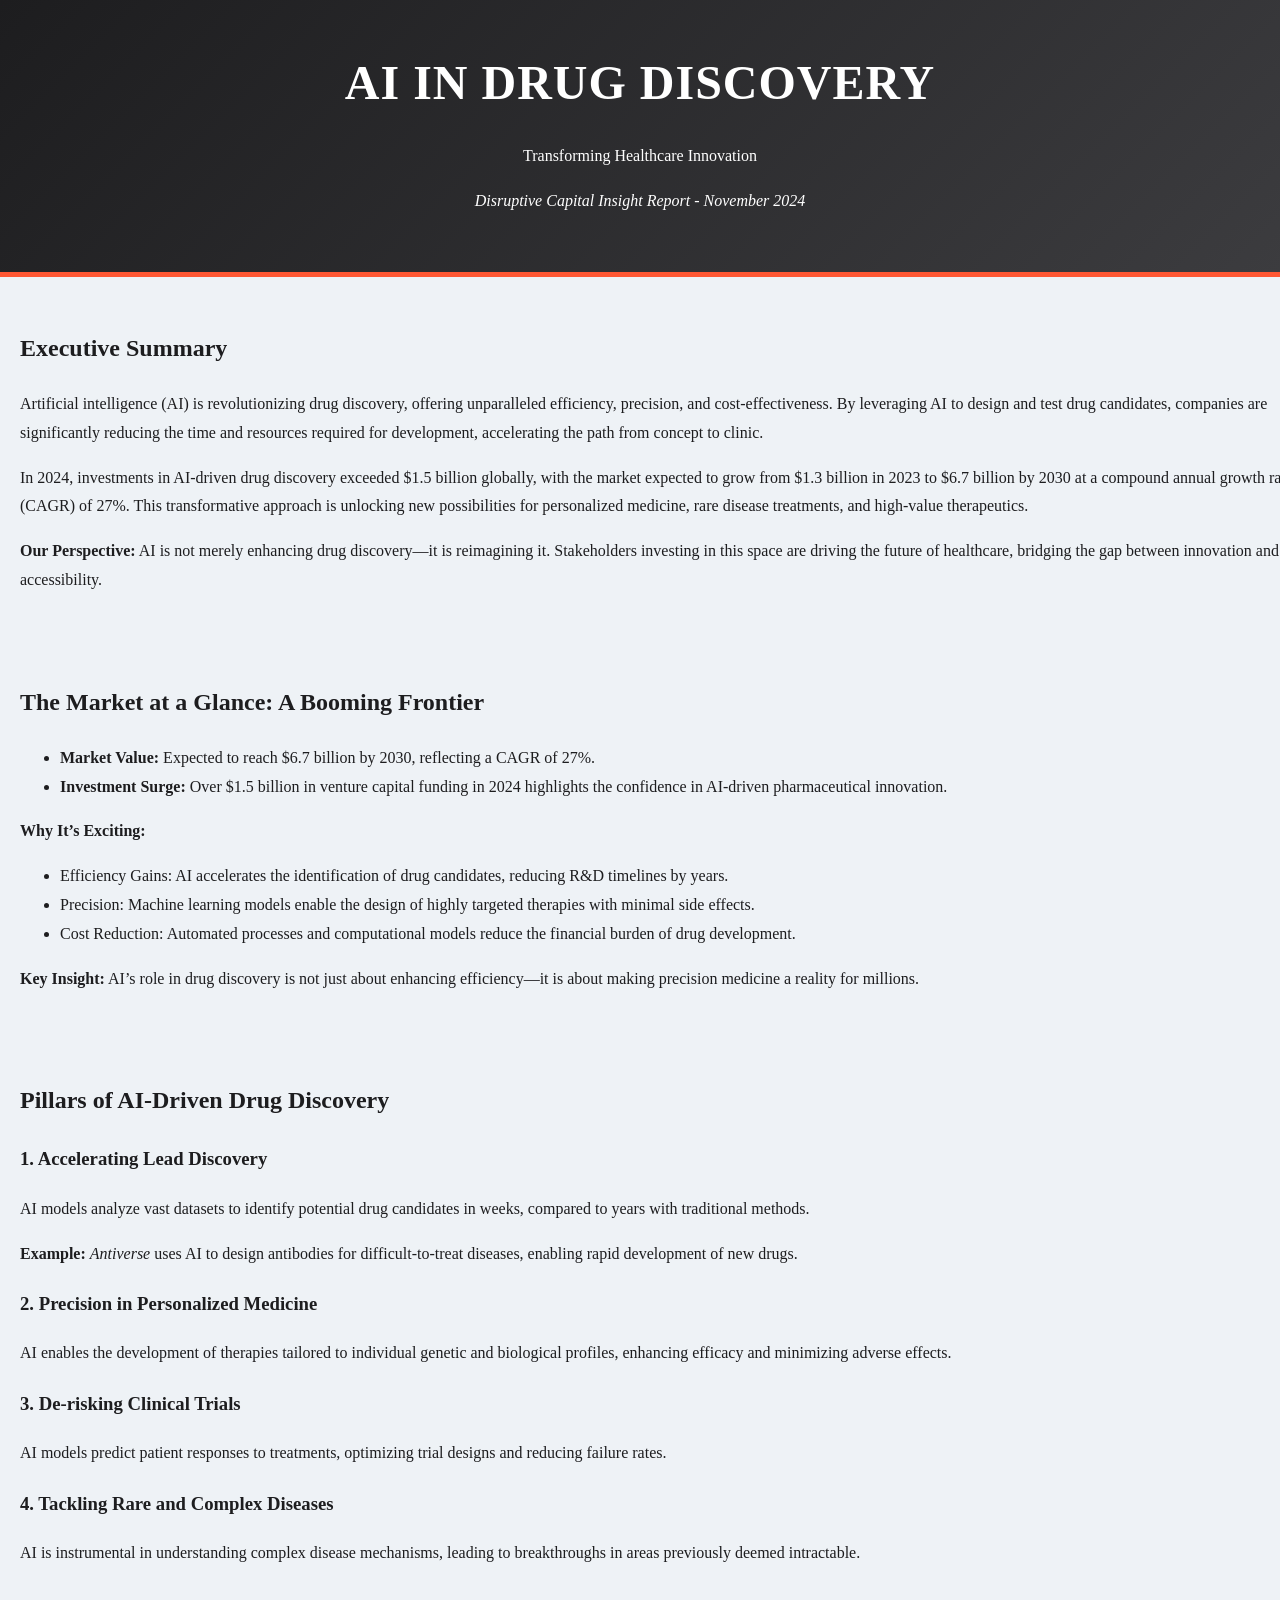
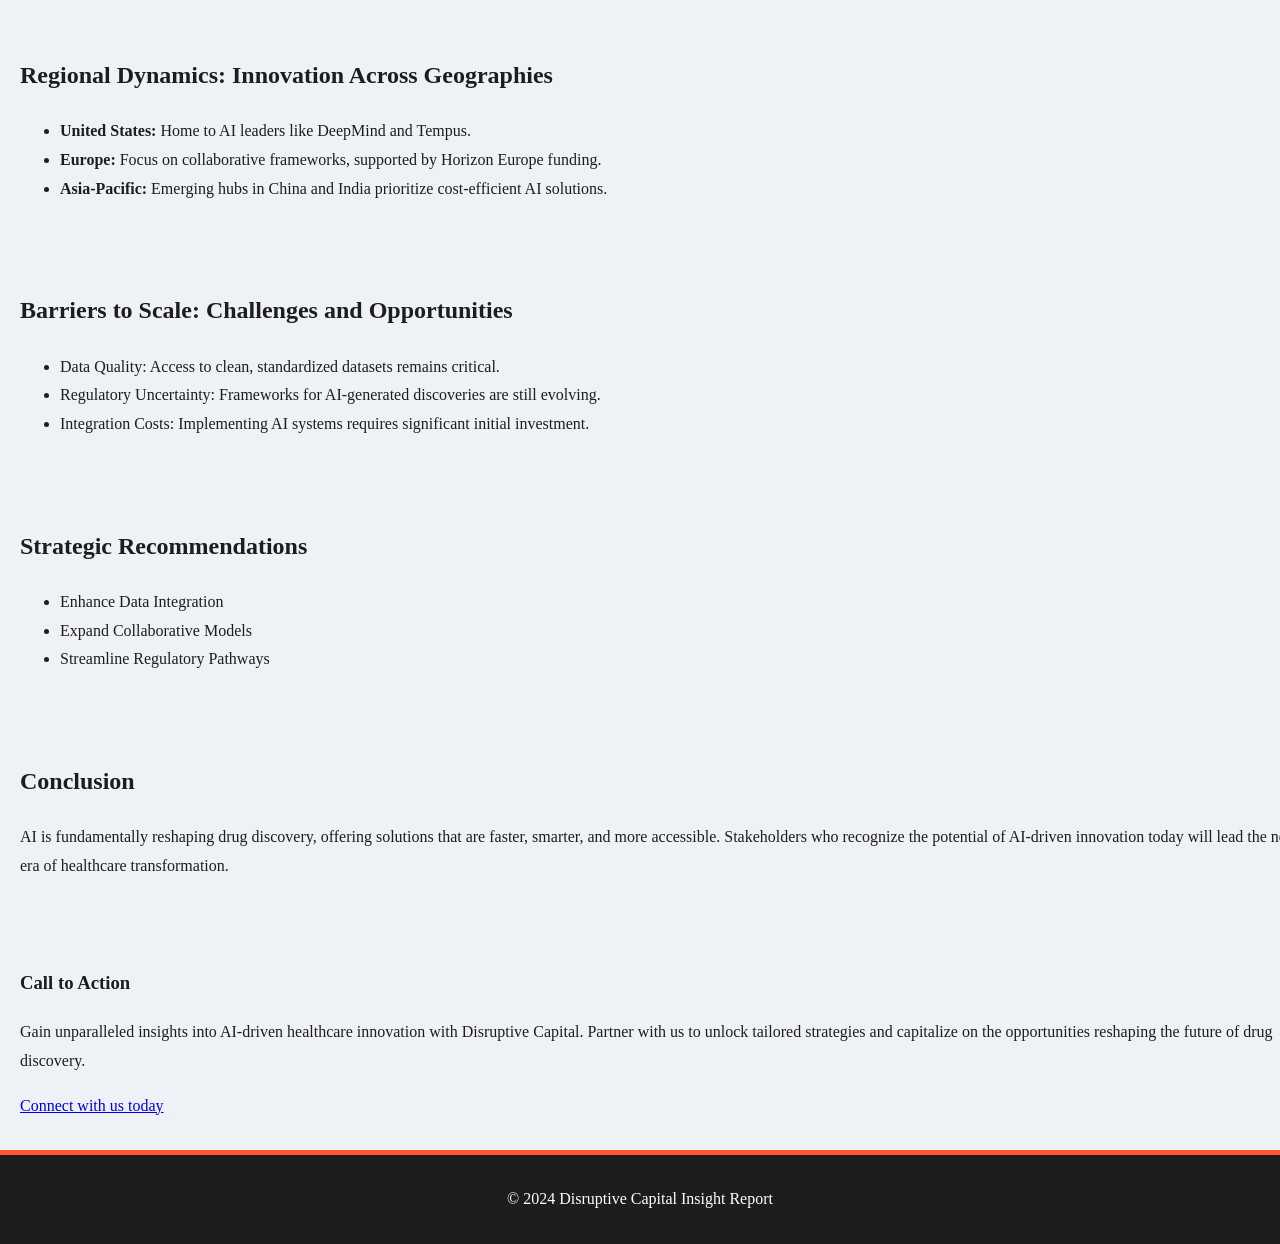
<file: AIDrugDiscRep.html>
<!DOCTYPE html>
<html lang="en">
<head>
    <meta charset="UTF-8">
    <meta name="viewport" content="width=device-width, initial-scale=1.0">
    <title>AI in Drug Discovery: Transforming Healthcare Innovation</title>
    <style>
        /* General Body Styling */
        body {
            font-family: Roboto;
            margin: 0;
            padding: 0;
            background-color: #eef2f6;
            color: #1d1d1f;
            line-height: 1.8;
        }

        /* Header Styling */
        header {
            background: linear-gradient(135deg, #1d1d1f, #3c3c3f);
            color: #fff;
            padding: 40px;
            text-align: center;
            border-bottom: 5px solid #ff5733;
        }

        header h1 {
            font-size: 3rem;
            margin: 0;
            text-transform: uppercase;
            letter-spacing: 1px;
        }

        header h2 {
            font-size: 1.5rem;
            margin-top: 15px;
            font-weight: 400;
            opacity: 0.8;
        }

        /* Main Content Container */
        main {
            display: flex;
            flex-direction: column;
            gap: 50px;
            margin: 30px auto;
            padding: 0 20px;
            width: 100%;
            max-width: 1400px;
        }

        /* Section Layout */
        .section {
            display: flex;
            flex-direction: column;
            background: #fff;
            padding: 30px;
            border-radius: 12px;
            box-shadow: 0 8px 20px rgba(0, 0, 0, 0.1);
            transition: transform 0.2s ease, box-shadow 0.2s ease;
        }

        .section:hover {
            transform: translateY(-5px);
            box-shadow: 0 12px 25px rgba(0, 0, 0, 0.2);
        }

        /* Content Styling */
        .content {
            margin-bottom: 20px;
        }

        .content h2 {
            font-size: 2rem;
            margin-bottom: 15px;
            color: #333;
        }

        .content h3 {
            font-size: 1.6rem;
            margin-bottom: 15px;
            color: #444;
        }

        .content p, .content ul {
            font-size: 1.2rem;
            color: #555;
            margin-bottom: 15px;
        }

        .content ul {
            margin-left: 20px;
            list-style-type: disc;
        }

        /* Chart Container */
        .chart-container {
            background: #f7f9fc;
            padding: 20px;
            border-radius: 12px;
            text-align: center;
        }

        canvas {
            width: 100%;
            max-width: 800px;
            height: auto;
        }

        /* Description Box */
        .description {
            background: #f7f9fc;
            border-left: 5px solid #ff5733;
            padding: 20px;
            border-radius: 8px;
            font-size: 1.2rem;
        }

        .description strong {
            color: #333;
        }

        /* Footer Styling */
        footer {
            background: #1d1d1f;
            color: #fff;
            text-align: center;
            padding: 30px;
            font-size: 1rem;
            margin-top: 30px;
            border-top: 5px solid #ff5733;
        }

        footer p {
            margin: 0;
        }

        /* Responsive Styling */
        @media (max-width: 768px) {
            main {
                padding: 0 10px;
            }

            .section {
                flex-direction: column;
            }

            .chart-container {
                border-radius: 12px;
            }
        }
    </style>
</head>
<body>
    <header>
        <h1>AI in Drug Discovery</h1>
        <p>Transforming Healthcare Innovation</p>
        <p><em>Disruptive Capital Insight Report - November 2024</em></p>
    </header>
    <main>
        <section>
            <h2>Executive Summary</h2>
            <p>Artificial intelligence (AI) is revolutionizing drug discovery, offering unparalleled efficiency, precision, and cost-effectiveness. By leveraging AI to design and test drug candidates, companies are significantly reducing the time and resources required for development, accelerating the path from concept to clinic.</p>
            <p>In 2024, investments in AI-driven drug discovery exceeded $1.5 billion globally, with the market expected to grow from $1.3 billion in 2023 to $6.7 billion by 2030 at a compound annual growth rate (CAGR) of 27%. This transformative approach is unlocking new possibilities for personalized medicine, rare disease treatments, and high-value therapeutics.</p>
            <div class="highlight">
                <p><strong>Our Perspective:</strong> AI is not merely enhancing drug discovery—it is reimagining it. Stakeholders investing in this space are driving the future of healthcare, bridging the gap between innovation and accessibility.</p>
            </div>
        </section>
        <section>
            <h2>The Market at a Glance: A Booming Frontier</h2>
            <ul>
                <li><strong>Market Value:</strong> Expected to reach $6.7 billion by 2030, reflecting a CAGR of 27%.</li>
                <li><strong>Investment Surge:</strong> Over $1.5 billion in venture capital funding in 2024 highlights the confidence in AI-driven pharmaceutical innovation.</li>
            </ul>
            <p><strong>Why It’s Exciting:</strong></p>
            <ul>
                <li>Efficiency Gains: AI accelerates the identification of drug candidates, reducing R&D timelines by years.</li>
                <li>Precision: Machine learning models enable the design of highly targeted therapies with minimal side effects.</li>
                <li>Cost Reduction: Automated processes and computational models reduce the financial burden of drug development.</li>
            </ul>
            <p><strong>Key Insight:</strong> AI’s role in drug discovery is not just about enhancing efficiency—it is about making precision medicine a reality for millions.</p>
        </section>
        <section>
            <h2>Pillars of AI-Driven Drug Discovery</h2>
            <h3>1. Accelerating Lead Discovery</h3>
            <p>AI models analyze vast datasets to identify potential drug candidates in weeks, compared to years with traditional methods.</p>
            <p><strong>Example:</strong> <em>Antiverse</em> uses AI to design antibodies for difficult-to-treat diseases, enabling rapid development of new drugs.</p>
            <h3>2. Precision in Personalized Medicine</h3>
            <p>AI enables the development of therapies tailored to individual genetic and biological profiles, enhancing efficacy and minimizing adverse effects.</p>
            <h3>3. De-risking Clinical Trials</h3>
            <p>AI models predict patient responses to treatments, optimizing trial designs and reducing failure rates.</p>
            <h3>4. Tackling Rare and Complex Diseases</h3>
            <p>AI is instrumental in understanding complex disease mechanisms, leading to breakthroughs in areas previously deemed intractable.</p>
        </section>
        <section>
            <h2>Regional Dynamics: Innovation Across Geographies</h2>
            <ul>
                <li><strong>United States:</strong> Home to AI leaders like DeepMind and Tempus.</li>
                <li><strong>Europe:</strong> Focus on collaborative frameworks, supported by Horizon Europe funding.</li>
                <li><strong>Asia-Pacific:</strong> Emerging hubs in China and India prioritize cost-efficient AI solutions.</li>
            </ul>
        </section>
        <section>
            <h2>Barriers to Scale: Challenges and Opportunities</h2>
            <ul>
                <li>Data Quality: Access to clean, standardized datasets remains critical.</li>
                <li>Regulatory Uncertainty: Frameworks for AI-generated discoveries are still evolving.</li>
                <li>Integration Costs: Implementing AI systems requires significant initial investment.</li>
            </ul>
        </section>
        <section>
            <h2>Strategic Recommendations</h2>
            <ul>
                <li>Enhance Data Integration</li>
                <li>Expand Collaborative Models</li>
                <li>Streamline Regulatory Pathways</li>
            </ul>
        </section>
        <section>
            <h2>Conclusion</h2>
            <p>AI is fundamentally reshaping drug discovery, offering solutions that are faster, smarter, and more accessible. Stakeholders who recognize the potential of AI-driven innovation today will lead the next era of healthcare transformation.</p>
        </section>
        <div class="cta">
            <h3>Call to Action</h3>
            <p>Gain unparalleled insights into AI-driven healthcare innovation with Disruptive Capital. Partner with us to unlock tailored strategies and capitalize on the opportunities reshaping the future of drug discovery.</p>
            <a href="#">Connect with us today</a>
        </div>
    </main>
    <footer>
        <p>© 2024 Disruptive Capital Insight Report</p>
    </footer>
</body>
</html>
</file>
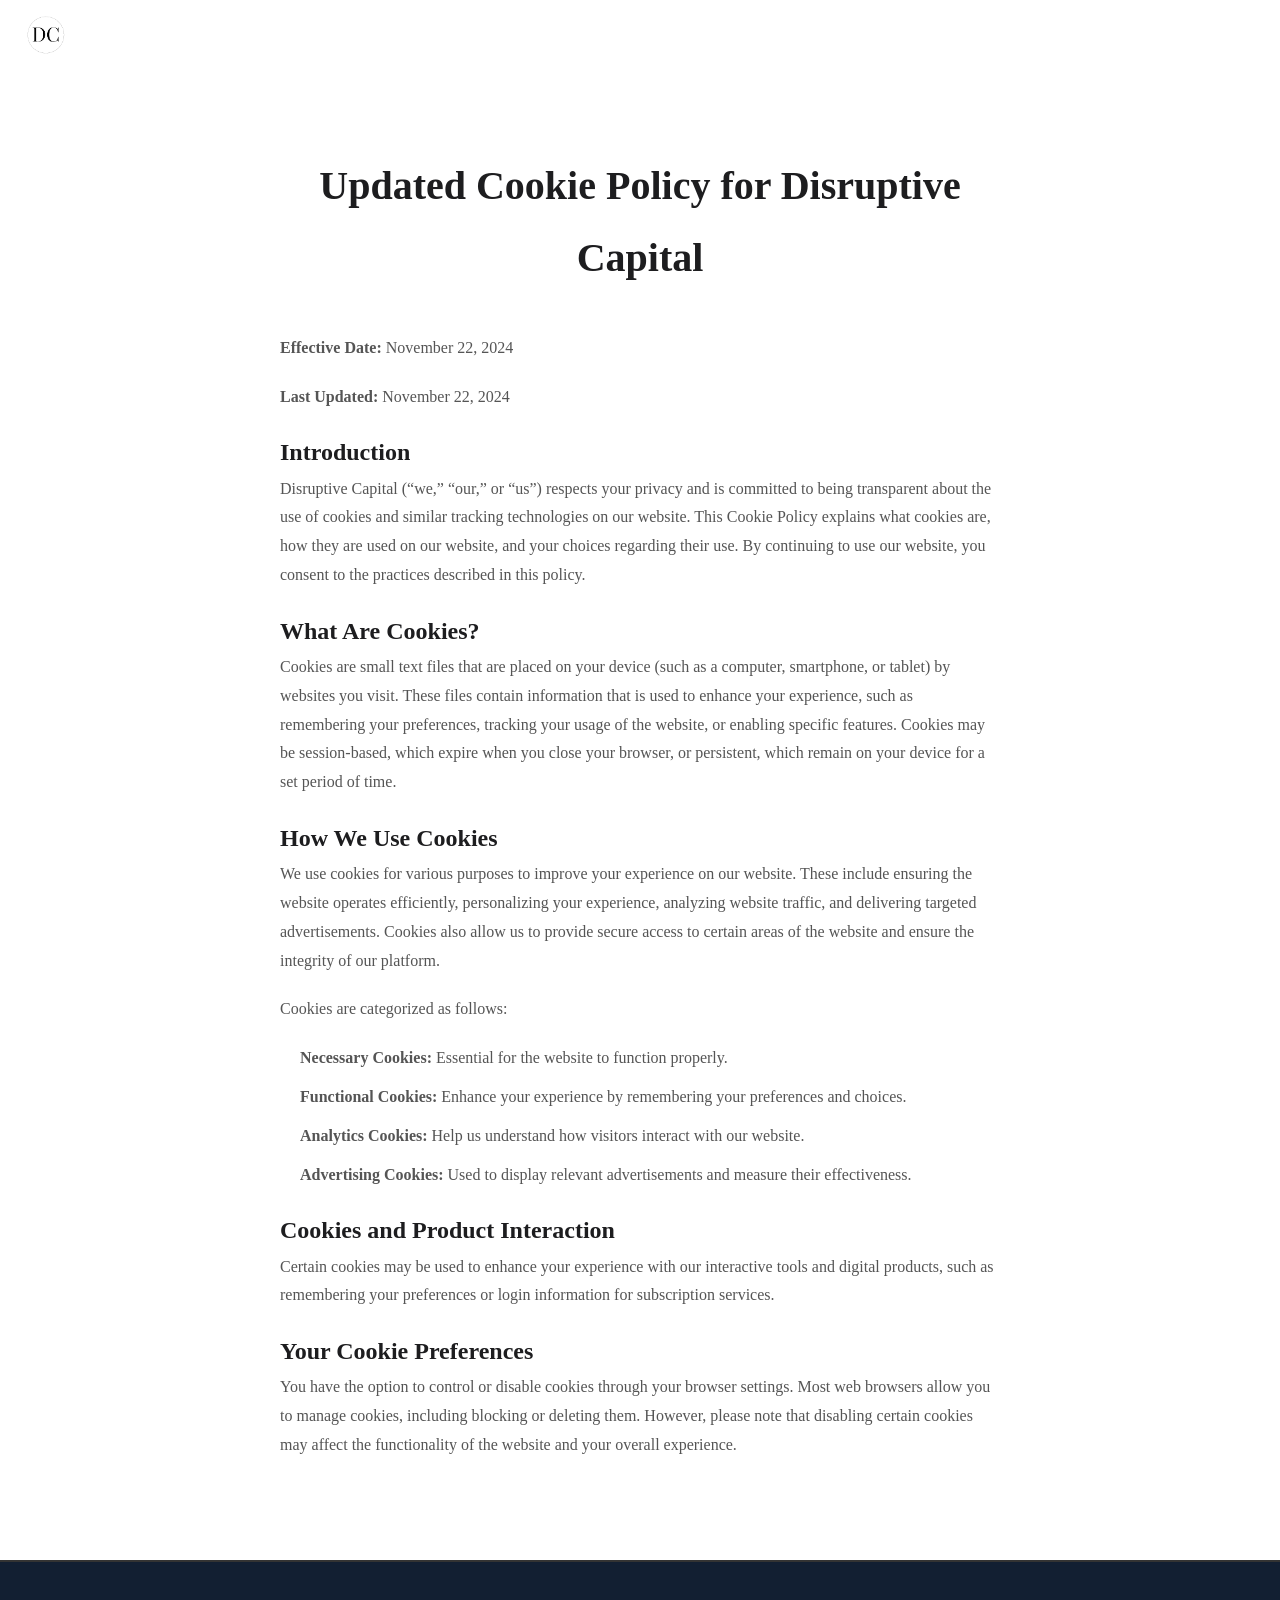
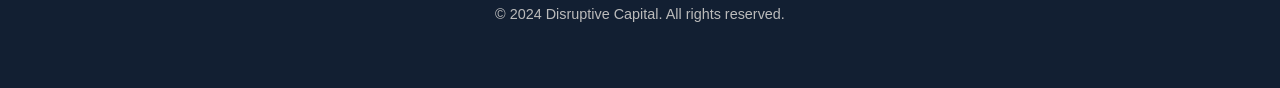
<file: cookie.html>
<!DOCTYPE html>
<html lang="en">
<head>
    <meta charset="UTF-8">
    <meta name="viewport" content="width=device-width, initial-scale=1.0">
    <link rel="stylesheet" href="styles.css">
</head>
<body>
    <!-- Header -->
    <header class="header">
        <div class="logo">
            <img src="./images/dclogo.png" alt="Disruptive Capital Logo">
        </div>
    </header>

    <!-- Main Content -->
    <main class="content">
        <h1>Updated Cookie Policy for Disruptive Capital</h1>
        <p><strong>Effective Date:</strong> November 22, 2024</p>
        <p><strong>Last Updated:</strong> November 22, 2024</p>

        <section>
            <h2>Introduction</h2>
            <p>
                Disruptive Capital (“we,” “our,” or “us”) respects your privacy and is committed to being
                transparent about the use of cookies and similar tracking technologies on our website. This
                Cookie Policy explains what cookies are, how they are used on our website, and your choices
                regarding their use. By continuing to use our website, you consent to the practices described in
                this policy.
            </p>
        </section>

        <section>
            <h2>What Are Cookies?</h2>
            <p>
                Cookies are small text files that are placed on your device (such as a computer, smartphone, or
                tablet) by websites you visit. These files contain information that is used to enhance your
                experience, such as remembering your preferences, tracking your usage of the website, or
                enabling specific features. Cookies may be session-based, which expire when you close your
                browser, or persistent, which remain on your device for a set period of time.
            </p>
        </section>

        <section>
            <h2>How We Use Cookies</h2>
            <p>
                We use cookies for various purposes to improve your experience on our website. These include
                ensuring the website operates efficiently, personalizing your experience, analyzing website
                traffic, and delivering targeted advertisements. Cookies also allow us to provide secure access to
                certain areas of the website and ensure the integrity of our platform.
            </p>
            <p>Cookies are categorized as follows:</p>
            <ul>
                <li><strong>Necessary Cookies:</strong> Essential for the website to function properly.</li>
                <li><strong>Functional Cookies:</strong> Enhance your experience by remembering your preferences and choices.</li>
                <li><strong>Analytics Cookies:</strong> Help us understand how visitors interact with our website.</li>
                <li><strong>Advertising Cookies:</strong> Used to display relevant advertisements and measure their effectiveness.</li>
            </ul>
        </section>

        <section>
            <h2>Cookies and Product Interaction</h2>
            <p>
                Certain cookies may be used to enhance your experience with our interactive tools and digital
                products, such as remembering your preferences or login information for subscription services.
            </p>
        </section>

        <section>
            <h2>Your Cookie Preferences</h2>
            <p>
                You have the option to control or disable cookies through your browser settings. Most web
                browsers allow you to manage cookies, including blocking or deleting them. However, please
                note that disabling certain cookies may affect the functionality of the website and your overall
                experience.
            </p>
        </section>
    </main>

    <!-- Footer -->
    <footer class="site-footer">
        <p>&copy; 2024 Disruptive Capital. All rights reserved.</p>
    </footer>
</body>
</html>
</file>
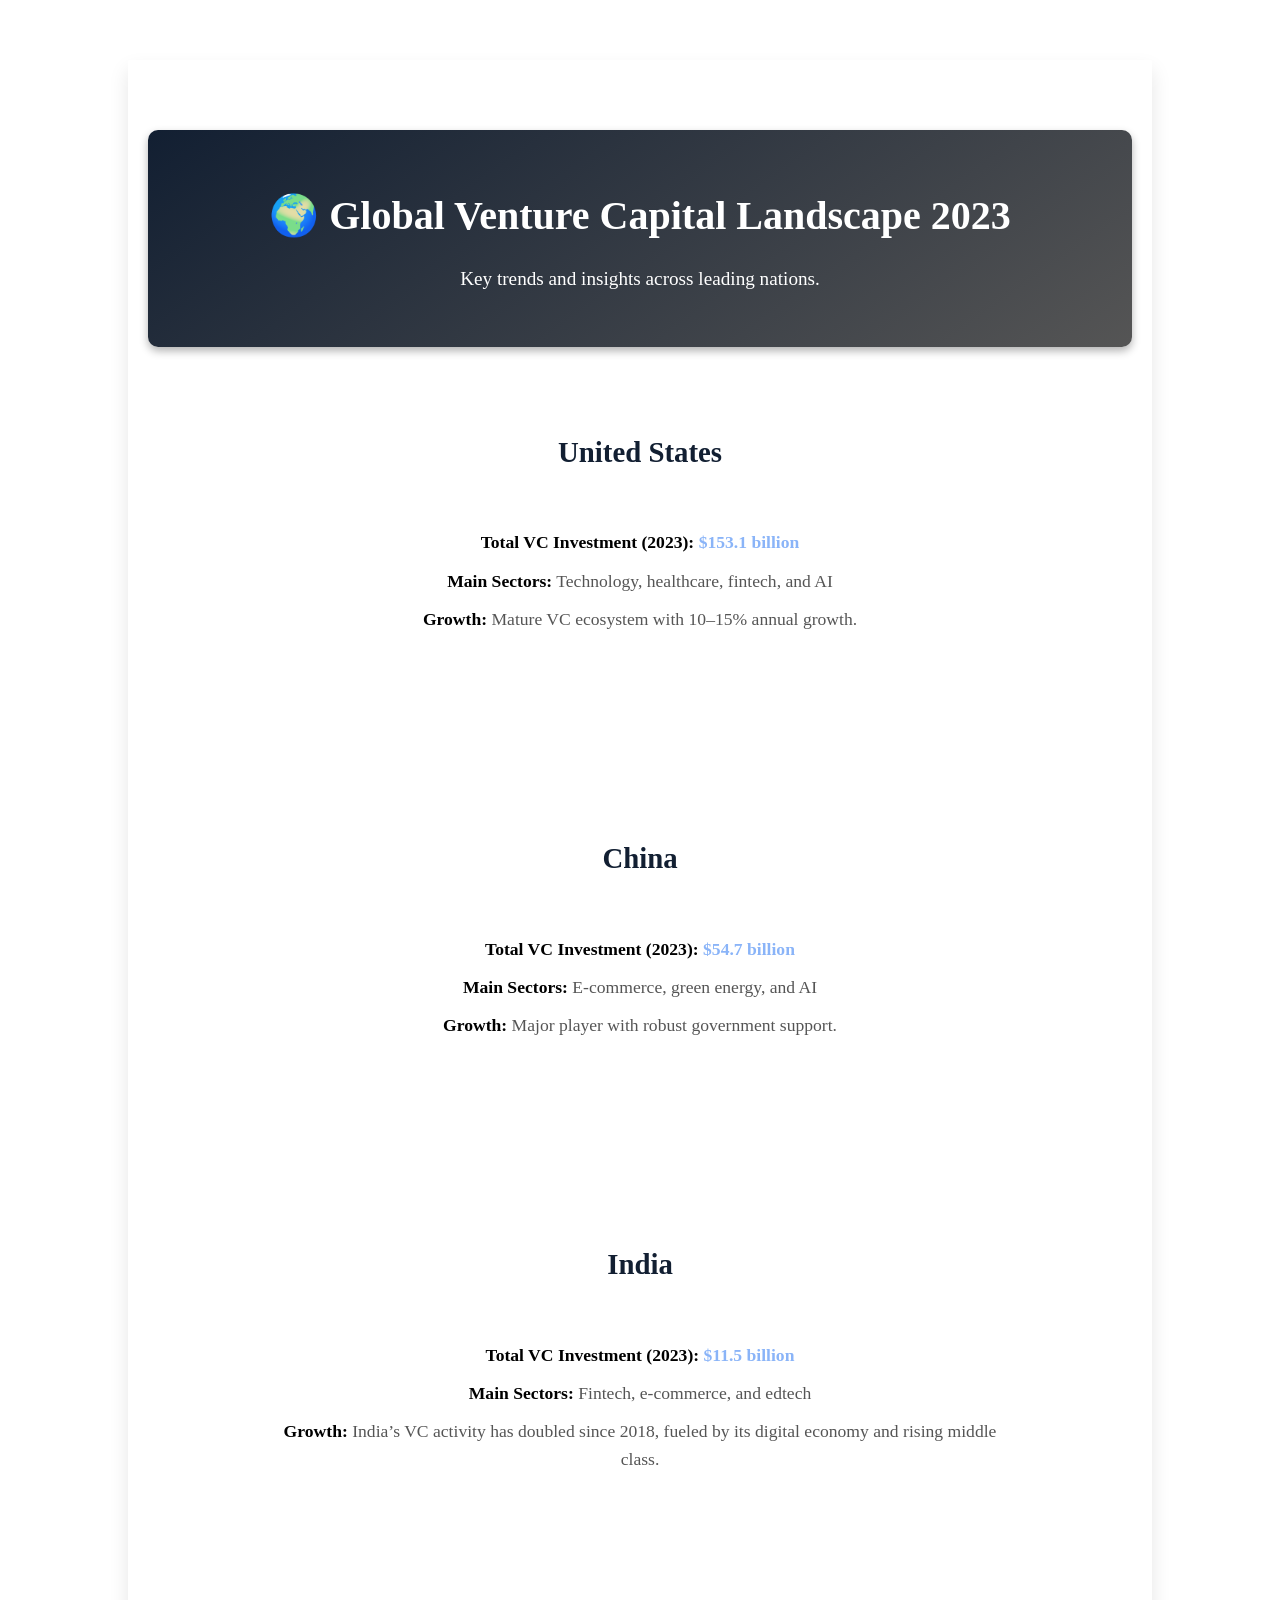
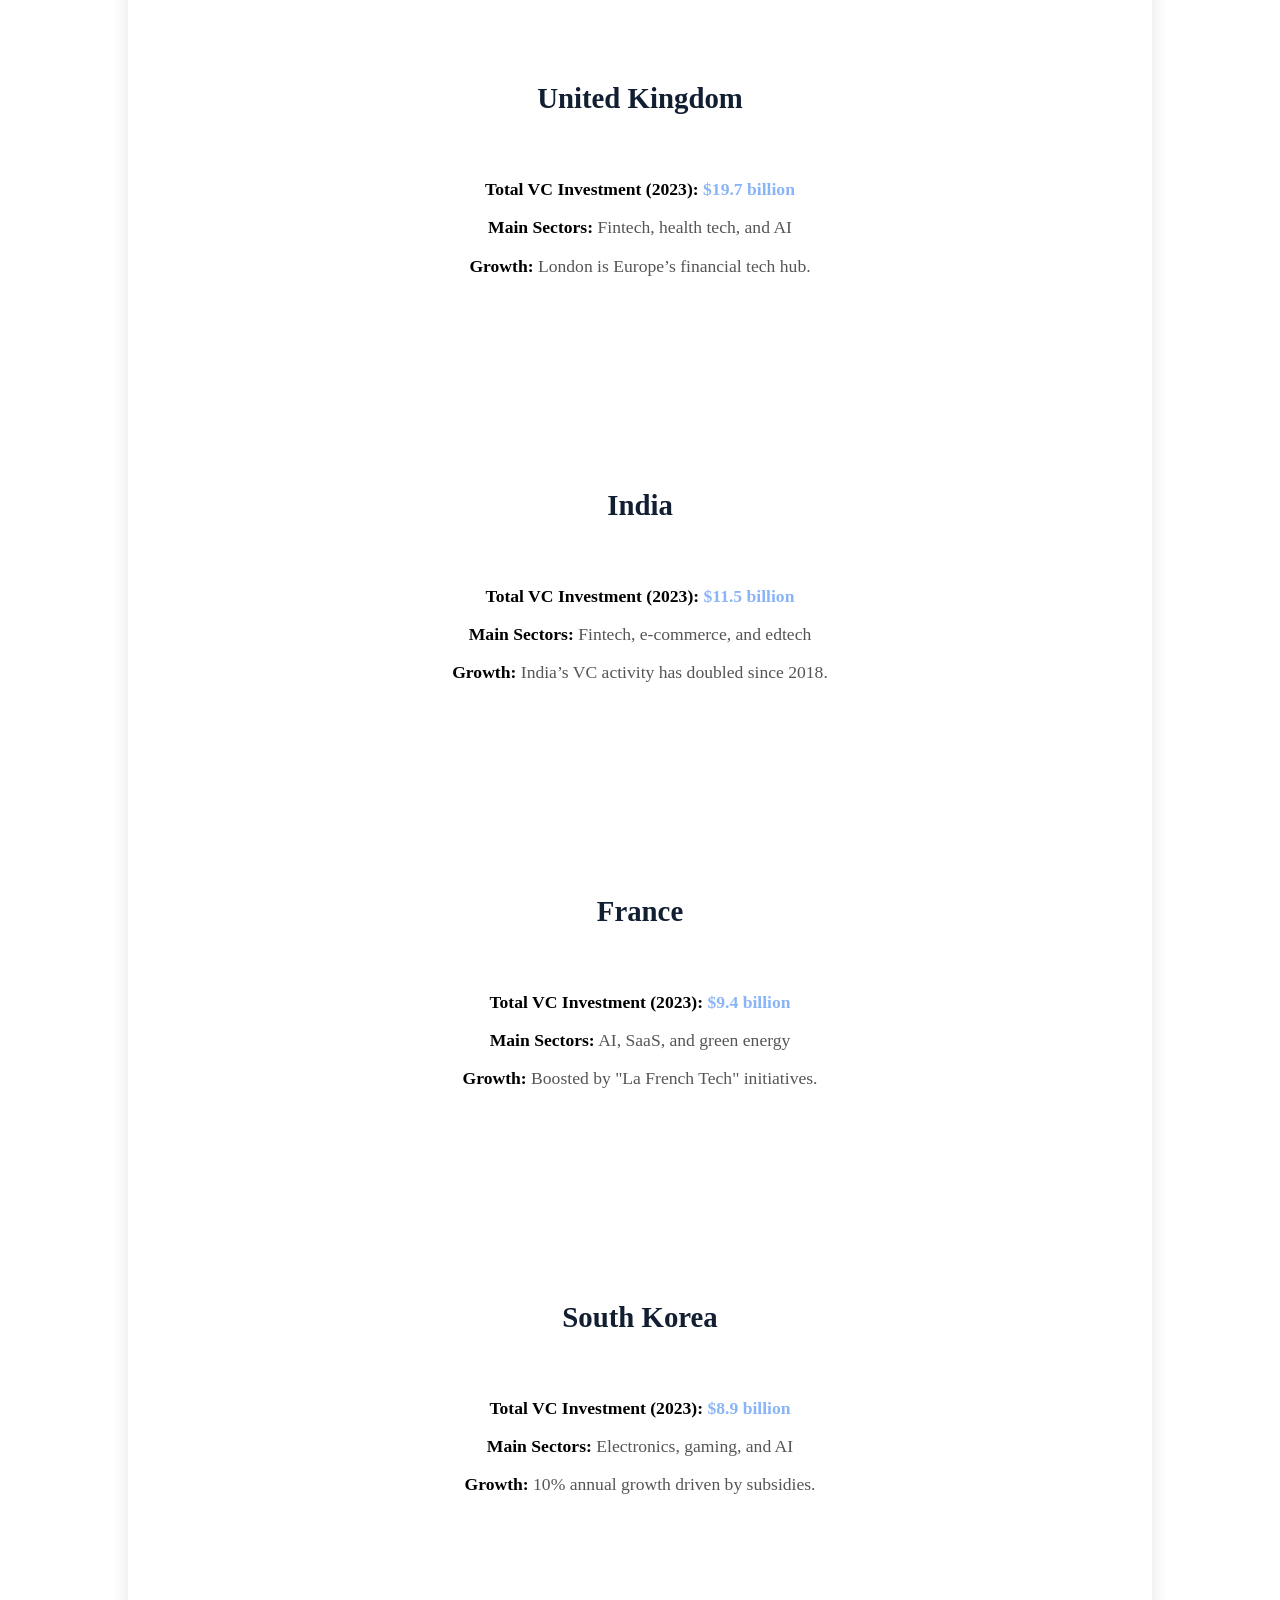
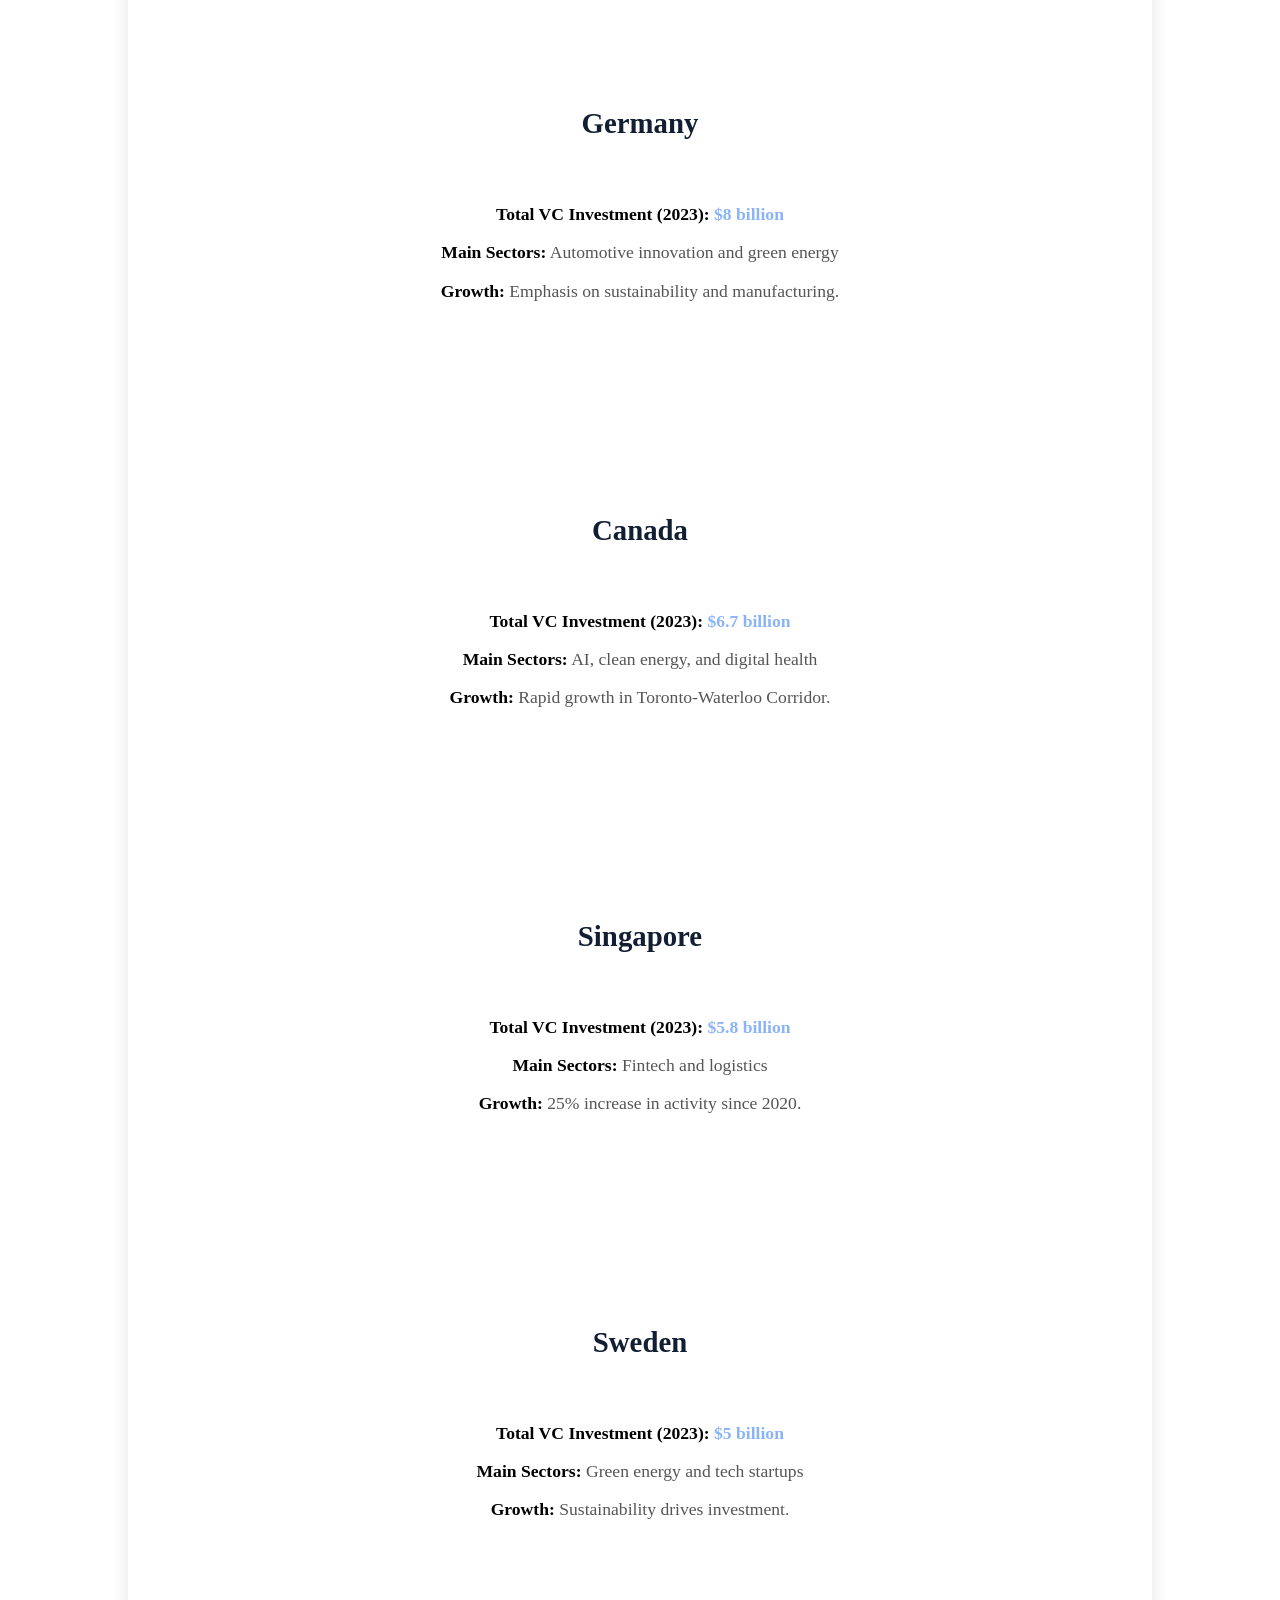
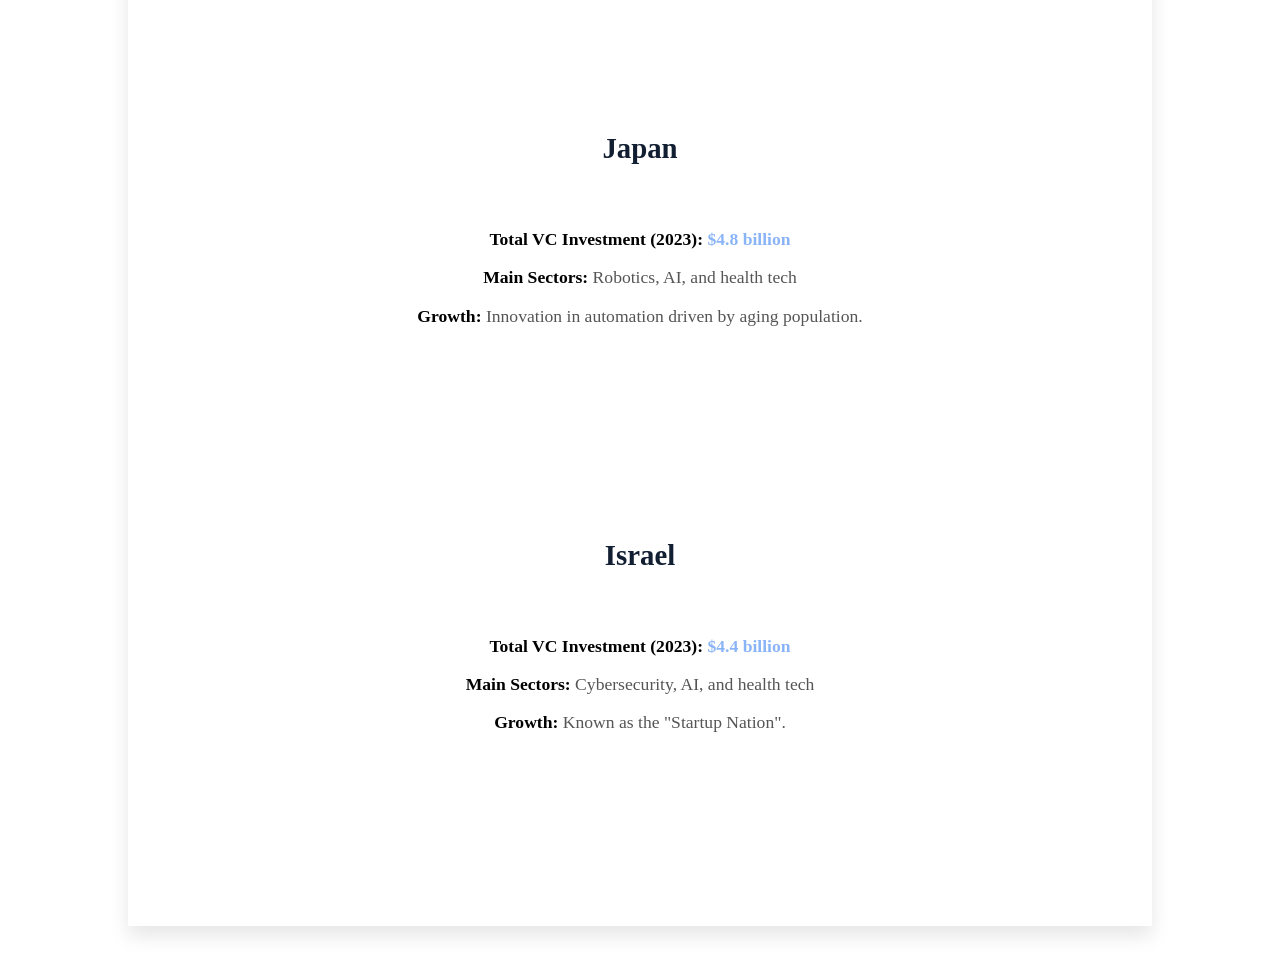
<file: established.html>
<!DOCTYPE html>
<html lang="en">
<head>
  <meta charset="UTF-8">
  <meta name="viewport" content="width=device-width, initial-scale=1.0">
  <title>Global VC Landscape</title>
  <link rel="stylesheet" href="styles.css">
  <style>
    body {
      margin: 0;
      font-family: 'Roboto';
      background-color: #ffffff;
      color: #f5f5f5;
      overflow-x: hidden;
    }

    .container {
      padding: 20px;
    }

    section {
      opacity: 0; /* Initially invisible */
      transform: translateY(50px); /* Initially shifted down */
      transition: all 1s cubic-bezier(0.25, 0.8, 0.25, 1); /* Smooth ease-out effect */
      margin: 50px 0;
    }

    section.active {
      opacity: 1; /* Fully visible */
      transform: translateY(0); /* Slide into position */
    }

    .intro {
      background: linear-gradient(145deg, #121F32, #555);
      padding: 50px;
      text-align: center;
      color: #ffffff;
      border-radius: 10px;
      box-shadow: 0 4px 8px rgba(0, 0, 0, 0.3);
    }

    .intro h1 {
      font-size: 2.5em;
      margin: 0;
    }

    .intro p {
      font-size: 1.2em;
      margin: 10px 0 0;
    }

    .country {
      background: linear-gradient(145deg, #ffffff, #ffffff);
      padding: 30px;
      border-radius: 10px;
      box-shadow: 0 4px 10px rgba(0, 0, 0, 0);
    }

    .country h2 {
      font-size: 1.8em;
      color: #121F32;
      margin-bottom: 10px;
    }

    .content {
      margin-top: 10px;
    }

    .content p {
      font-size: 1.1em;
      line-height: 1.6;
      margin: 10px 0;
    }

    .content span {
      color: #000000;
      font-weight: bold;
    }

    strong {
      color: #8ab4f8;
    }

    @media (max-width: 768px) {
      .intro h1 {
        font-size: 2em;
      }

      .country h2 {
        font-size: 1.5em;
      }

      .content p {
        font-size: 1em;
      }
    }
  </style>
</head>
<body>
  <div class="container">
    <section class="intro">
      <h1>🌍 Global Venture Capital Landscape 2023</h1>
      <p>Key trends and insights across leading nations.</p>
    </section>

    <section class="country" id="usa">
      <h2>United States</h2>
      <div class="content">
        <p><span>Total VC Investment (2023):</span> <strong>$153.1 billion</strong></p>
        <p><span>Main Sectors:</span> Technology, healthcare, fintech, and AI</p>
        <p><span>Growth:</span> Mature VC ecosystem with 10–15% annual growth.</p>
      </div>
    </section>

    <section class="country" id="china">
      <h2>China</h2>
      <div class="content">
        <p><span>Total VC Investment (2023):</span> <strong>$54.7 billion</strong></p>
        <p><span>Main Sectors:</span> E-commerce, green energy, and AI</p>
        <p><span>Growth:</span> Major player with robust government support.</p>
      </div>
    </section>

    <!-- Additional countries -->
    <section class="country" id="india">
      <h2>India</h2>
      <div class="content">
        <p><span>Total VC Investment (2023):</span> <strong>$11.5 billion</strong></p>
        <p><span>Main Sectors:</span> Fintech, e-commerce, and edtech</p>
        <p><span>Growth:</span> India’s VC activity has doubled since 2018, fueled by its digital economy and rising middle class.</p>
      </div>
    </section>

    <section class="country" id="uk">
        <h2>United Kingdom</h2>
        <div class="content">
          <p><span>Total VC Investment (2023):</span> <strong>$19.7 billion</strong></p>
          <p><span>Main Sectors:</span> Fintech, health tech, and AI</p>
          <p><span>Growth:</span> London is Europe’s financial tech hub.</p>
        </div>
      </section>
  
      <section class="country" id="india">
        <h2>India</h2>
        <div class="content">
          <p><span>Total VC Investment (2023):</span> <strong>$11.5 billion</strong></p>
          <p><span>Main Sectors:</span> Fintech, e-commerce, and edtech</p>
          <p><span>Growth:</span> India’s VC activity has doubled since 2018.</p>
        </div>
      </section>
  
      <section class="country" id="france">
        <h2>France</h2>
        <div class="content">
          <p><span>Total VC Investment (2023):</span> <strong>$9.4 billion</strong></p>
          <p><span>Main Sectors:</span> AI, SaaS, and green energy</p>
          <p><span>Growth:</span> Boosted by "La French Tech" initiatives.</p>
        </div>
      </section>
  
      <section class="country" id="korea">
        <h2>South Korea</h2>
        <div class="content">
          <p><span>Total VC Investment (2023):</span> <strong>$8.9 billion</strong></p>
          <p><span>Main Sectors:</span> Electronics, gaming, and AI</p>
          <p><span>Growth:</span> 10% annual growth driven by subsidies.</p>
        </div>
      </section>
  
      <section class="country" id="germany">
        <h2>Germany</h2>
        <div class="content">
          <p><span>Total VC Investment (2023):</span> <strong>$8 billion</strong></p>
          <p><span>Main Sectors:</span> Automotive innovation and green energy</p>
          <p><span>Growth:</span> Emphasis on sustainability and manufacturing.</p>
        </div>
      </section>
  
      <section class="country" id="canada">
        <h2>Canada</h2>
        <div class="content">
          <p><span>Total VC Investment (2023):</span> <strong>$6.7 billion</strong></p>
          <p><span>Main Sectors:</span> AI, clean energy, and digital health</p>
          <p><span>Growth:</span> Rapid growth in Toronto-Waterloo Corridor.</p>
        </div>
      </section>
  
      <section class="country" id="singapore">
        <h2>Singapore</h2>
        <div class="content">
          <p><span>Total VC Investment (2023):</span> <strong>$5.8 billion</strong></p>
          <p><span>Main Sectors:</span> Fintech and logistics</p>
          <p><span>Growth:</span> 25% increase in activity since 2020.</p>
        </div>
      </section>
  
      <section class="country" id="sweden">
        <h2>Sweden</h2>
        <div class="content">
          <p><span>Total VC Investment (2023):</span> <strong>$5 billion</strong></p>
          <p><span>Main Sectors:</span> Green energy and tech startups</p>
          <p><span>Growth:</span> Sustainability drives investment.</p>
        </div>
      </section>
  
      <section class="country" id="japan">
        <h2>Japan</h2>
        <div class="content">
          <p><span>Total VC Investment (2023):</span> <strong>$4.8 billion</strong></p>
          <p><span>Main Sectors:</span> Robotics, AI, and health tech</p>
          <p><span>Growth:</span> Innovation in automation driven by aging population.</p>
        </div>
      </section>
  
      <section class="country" id="israel">
        <h2>Israel</h2>
        <div class="content">
          <p><span>Total VC Investment (2023):</span> <strong>$4.4 billion</strong></p>
          <p><span>Main Sectors:</span> Cybersecurity, AI, and health tech</p>
          <p><span>Growth:</span> Known as the "Startup Nation".</p>

  </div>

  <script>
    document.addEventListener("scroll", () => {
      const sections = document.querySelectorAll("section");

      sections.forEach((section) => {
        const sectionTop = section.getBoundingClientRect().top;
        const triggerPoint = window.innerHeight - section.offsetHeight / 4;

        if (sectionTop < triggerPoint) {
          section.classList.add("active");
        }
      });
    });
  </script>
</body>
</html>
</file>
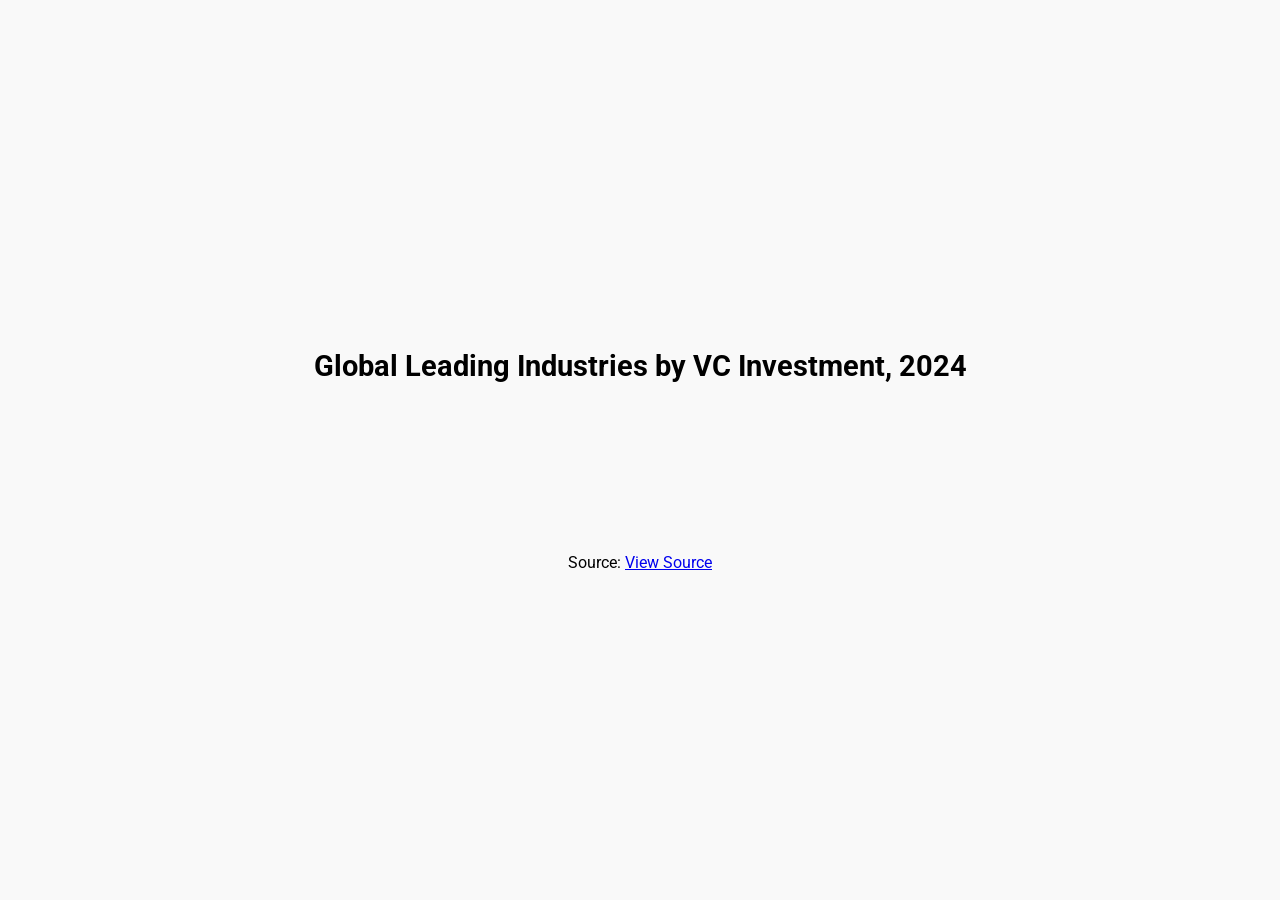
<file: globalleadingind.html>
<!DOCTYPE html>
<html lang="en">
<head>
    <meta charset="UTF-8">
    <meta name="viewport" content="width=device-width, initial-scale=1.0">
    <script src="https://d3js.org/d3.v7.min.js"></script>
    <style>
        @import url('https://fonts.googleapis.com/css2?family=Roboto:wght@400;500&display=swap');

        body {
            margin: 0;
            padding: 0px;
            font-family: 'Roboto', sans-serif;
            background-color: #f9f9f9;
            display: flex;
            flex-direction: column;
            align-items: center;
            justify-content: center;
            height: 100vh;
        }

        h1 {
            margin: 20px 0;
            font-size: 1.8rem;
            font-weight: 200px;
            color: #000000;
        }

        svg {
            font-size: 12px;
        }

        .bar {
            fill: #000000;
            transition: fill 0.3s, transform 0.2s;
            cursor: pointer;
        }

        .bar:hover {
            fill: #121F32;
            transform: scale(1.02);
        }

        .value {
            fill: #ffffff;
            font-weight: bold;
            text-anchor: end;
        }

        .axis path,
        .axis line {
            stroke: #ccc;
        }
    </style>
</head>
<body>
    <h1>Global Leading Industries by VC Investment, 2024</h1>
    <svg id="chart"></svg>

    <script>
        // Data for the chart
        const data = [
            { industry: "Enterprise Software", value: 53.4 },
            { industry: "Health", value: 51.2 },
            { industry: "Fintech", value: 25.6 },
            { industry: "Transportation", value: 23.4 },
            { industry: "Energy", value: 20.0 },
            { industry: "Robotics", value: 14.7 },
            { industry: "Security", value: 14.1 },
            { industry: "Semiconductors", value: 11.3 },
            { industry: "Food", value: 10.9 },
            { industry: "Marketing", value: 7.0 }
        ];

        // Set up dimensions and margins
        const margin = { top: 20, right: 30, bottom: 30, left: 180 };
        const width = 800 - margin.left - margin.right;
        const height = 500 - margin.top - margin.bottom;

        const svg = d3
            .select("#chart")
            .attr("width", width + margin.left + margin.right)
            .attr("height", height + margin.top + margin.bottom)
            .append("g")
            .attr("transform", `translate(${margin.left},${margin.top})`);

        // Create scales
        const x = d3
            .scaleLinear()
            .domain([0, d3.max(data, d => d.value)])
            .range([0, width]);

        const y = d3
            .scaleBand()
            .domain(data.map(d => d.industry))
            .range([0, height])
            .padding(0.1);

        // Create axes
        const xAxis = d3.axisBottom(x).ticks(5).tickFormat(d => `$${d}B`);
        const yAxis = d3.axisLeft(y);

        // Append axes
        svg.append("g")
            .attr("transform", `translate(0,${height})`)
            .call(xAxis);

        svg.append("g")
            .call(yAxis);

        // Draw bars
        svg.selectAll(".bar")
            .data(data)
            .enter()
            .append("rect")
            .attr("class", "bar")
            .attr("y", d => y(d.industry))
            .attr("height", y.bandwidth())
            .attr("x", 0)
            .attr("width", 0) // Start with width 0 for animation
            .transition()
            .duration(1000)
            .delay((d, i) => i * 100)
            .attr("width", d => x(d.value));

        // Add value labels
        svg.selectAll(".value")
            .data(data)
            .enter()
            .append("text")
            .attr("class", "value")
            .attr("y", d => y(d.industry) + y.bandwidth() / 2 + 4)
            .attr("x", 0) // Start at 0 for animation
            .text(d => `$${d.value}B`)
            .transition()
            .duration(1000)
            .delay((d, i) => i * 100)
            .attr("x", d => x(d.value) - 5);

        // Interactivity
        svg.selectAll(".bar")
            .on("mouseover", function (event, d) {
                d3.select(this).transition().duration(200).attr("fill", "#66b3ff");
            })
            .on("mouseout", function () {
                d3.select(this).transition().duration(200).attr("fill", "#aec6cf");
            })
            .on("click", (event, d) => {
                alert(`Industry: ${d.industry}\nInvestment: $${d.value}B`);
            });
    </script>



<div class="source-link">
    Source: <a href="https://dealroom.co/guides/global" target="_blank" rel="noopener noreferrer">View Source</a>
  </div>
</body>
</html>
</file>
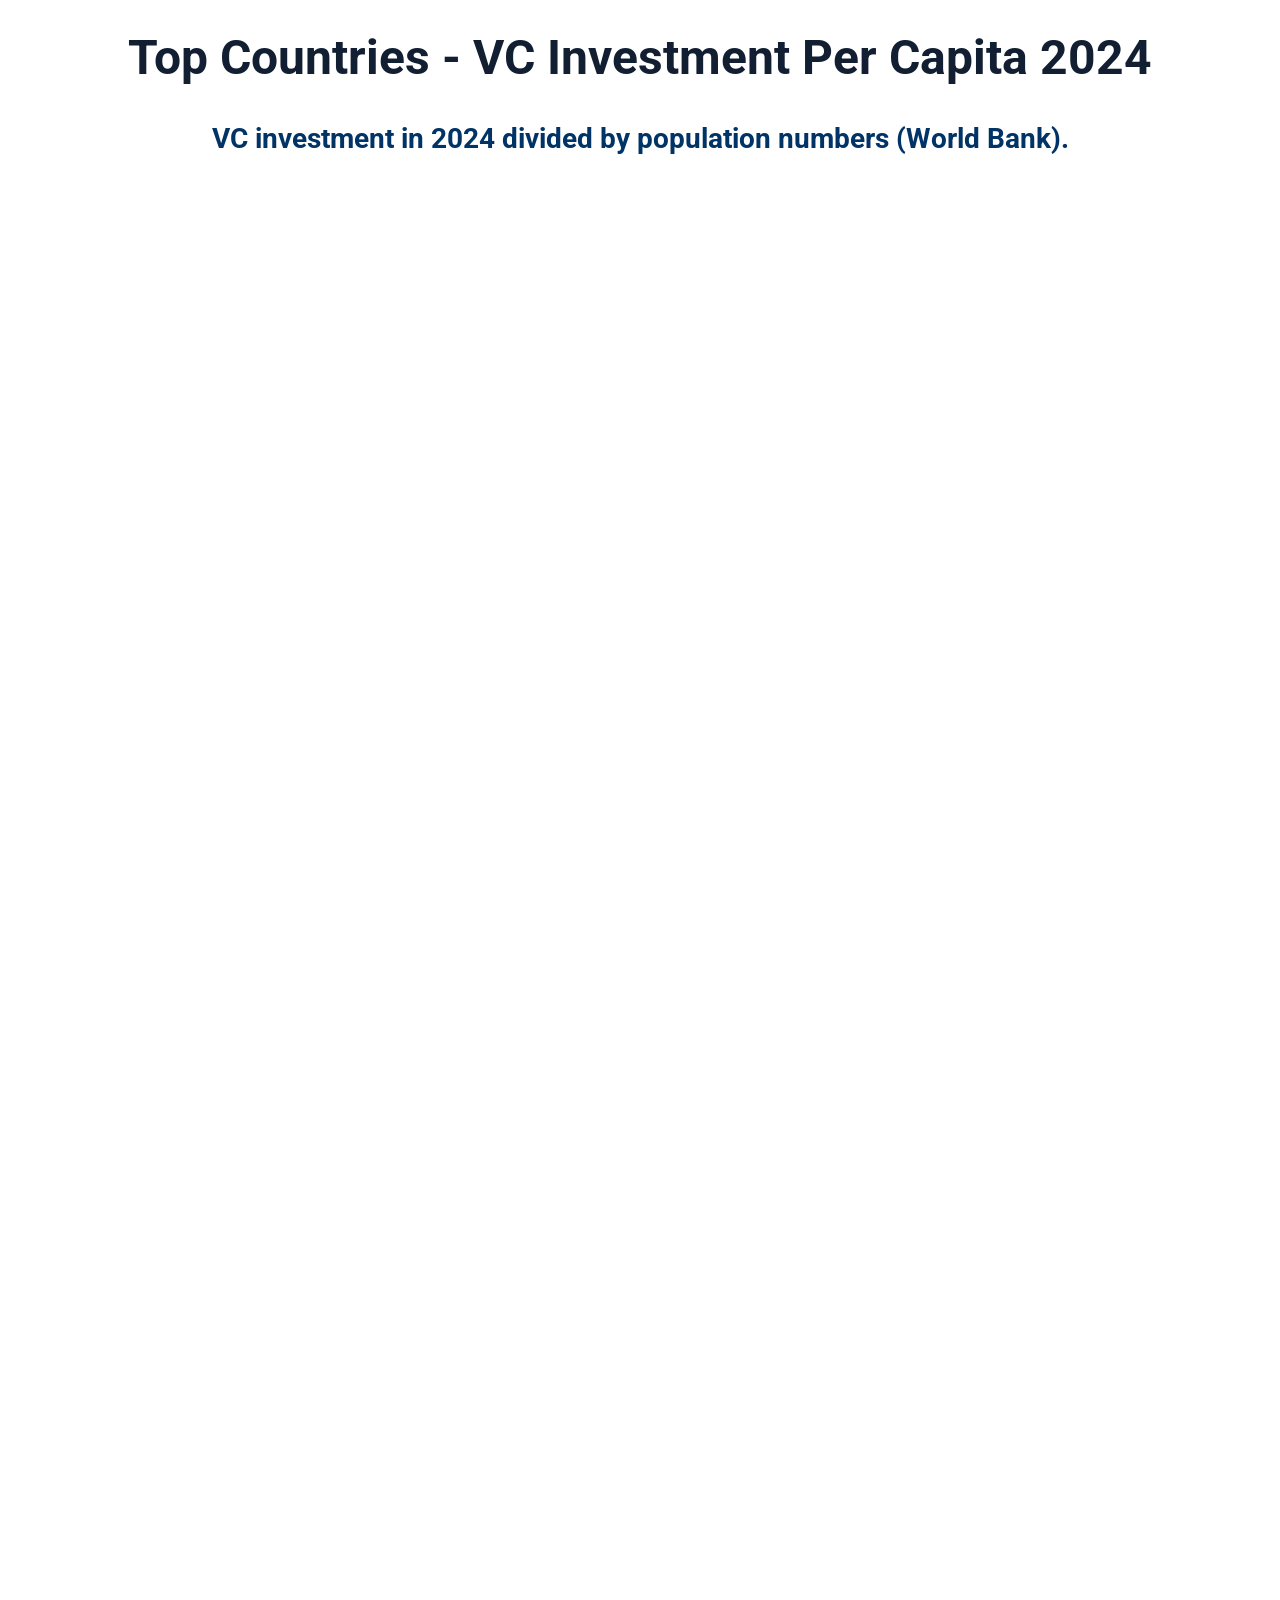
<file: heatmap.html>
<!DOCTYPE html>
<html lang="en">
<head>
    <meta charset="UTF-8">
    <meta name="viewport" content="width=device-width, initial-scale=1.0">
    <title>Global VC Landscape</title>
    <script src="https://d3js.org/d3.v7.min.js"></script>
    <link href="https://fonts.googleapis.com/css2?family=Roboto:wght@400;700&display=swap" rel="stylesheet">
    <style>
        /* General Styles */
        body {
        margin: 0;
        font-family: 'Roboto';
        background-color: #ffffff; /* Light gray for a professional backdrop */
        color: #1d1d1f; /* Subtle dark gray for text */
        overflow-x: hidden;
        line-height: 1.6; /* Improve readability */
    }

    /* Heading 1 Styles */
    h1 {
        font-size: 3.5rem; /* Large and bold for emphasis */
        font-weight: 700;
        color: #002147; /* McKinsey-style deep navy */
        text-align: center;
        margin: 40px 0;
        letter-spacing: -0.02em; /* Slightly tighten the spacing */
        line-height: 1.2;
    }

    /* Heading 2 Styles */
    h2 {
        font-size: 3rem; /* Secondary importance */
        font-weight: 400px; /* Lighter for contrast */
        color: #121F32; /* Slightly lighter navy for visual hierarchy */
        text-align: center;
        margin: 20px 0;
        letter-spacing: 0; /* Balanced default spacing */
    }

    /* Heading 3 Styles */
    h3 {
        font-size: 1.75rem;
        font-weight: 500;
        color: #121F32; /* Even lighter navy */
        margin: 20px 0;
        text-align: center;
    }

    h4 {
        font-size: 1.75rem;
        font-weight: 200px;
        color: #003366; /* Even lighter navy */
        margin: 20px 0;
        text-align: center;
    }

    /* Paragraph Styles */
    p {
        font-size: 1.125rem; /* Slightly larger than default for legibility */
        font-weight: 300; /* Light and airy */
        color: #333333; /* Neutral gray for body text */
        max-width: 800px; /* Limit width for readability */
        margin: 20px auto; /* Center paragraphs */
        text-align: justify; /* Professional alignment */
    }

    /* Highlighted Text */
    .highlight {
        font-weight: 600;
        color: #000000; /* Accent blue for key text */
    }

        /* Map Styles */
        .map-container {
            width: 100%;
            max-width: 1200px;
            height: 80vh;
            margin: 20px auto;
        }

        svg {
            width: 100%;
            height: 100%;
        }

        .country {
            fill: #d3d3d3;
            stroke: #000000;
            stroke-width: 0.5px;
            transition: fill 0.3s;
        }

        .country[data-included="true"] {
            fill: #121F32;
        }
        
        .country.highlighted {
            fill: #1c3669; /* Highlighted color for clicked country */
            animation: pulse 1.5s infinite;
        }

        /* Tooltip */
        .tooltip {
            position: absolute;
            background: rgb(255, 255, 255);
            padding: 10px;
            border-radius: 0px;
            box-shadow: 0;
            visibility: hidden;
            opacity: 0;
            transition: opacity 0s;
        }

        @keyframes pulse {
            0%, 100% {
                opacity: 1;
            }
            50% {
                opacity: 0.7;
            }
        }

        /* Animation for Sections */
        section {
            opacity: 0;
            transform: translateY(50px);
            transition: all 1s ease-out;
            margin: 40px 0;
        }

        section.active {
            opacity: 1;
            transform: translateY(0);
        }

        /* Section Styles */
        .country-section {
            background: #ffffff;
            padding: 20px;
            border-radius: 8px;
            box-shadow: 0 4px 8px rgba(0, 0, 0, 0);
            line-height: 1.6;
            margin: 20px;
        }

        .country-section h2 {
            font-size: 1.5rem;
            color: #121F32;
            margin-bottom: 10px;
        }

        .country-section p span {
            font-weight: bold;
            color: #121F32;
        }

        .country-section p strong {
            color: #121F32;
        }
    </style>
</head>
<body>
    <!-- Heatmap Section -->
    <h2>Top Countries - VC Investment Per Capita 2024</h2>
    <h4>VC investment in 2024 divided by population numbers (World Bank).</h4>
    <div class="map-container">
        <svg id="world-map"></svg>
        <div class="tooltip" id="tooltip"></div>
    </div>

    <!-- Animated Sections -->
    <div class="container">
        <section class="country-section" id="usa">
            <h2>United States</h2>
            <p><span>Total VC Investment (2023):</span> <strong>$153.1 billion</strong></p>
            <p><span>Main Sectors:</span> Technology, healthcare, fintech, and AI.  In recent years, AI alone saw over $25 billion in funding.
            </p>
            <p><span>Growth:</span> The U.S. maintains a mature VC ecosystem supported by successful exits such as IPOs and acquisitions, particularly in Silicon Valley. VC funding has grown steadily by 10–15% annually, even amid economic challenges.
            </p>
        </section>

        <section class="country-section" id="china">
            <h2>China</h2>
            <p><span>Total VC Investment (2023):</span> <strong>$54.7 billion</strong></p>
            <p><span>Main Sectors:</span> E-commerce, green energy, and AI, with electric vehicle startups receiving $5 billion in funding.
            </p>
            <p><span>Growth:</span> Despite economic slowdowns, China remains a major player, with robust government support for innovation and technology startups. The rise of domestic unicorns has further strengthened its ecosystem.
            </p>
        </section>

        <section class="country-section" id="india">
            <h2>India</h2>
            <p><span>Total VC Investment (2023):</span> <strong>$11.5 billion</strong></p>
            <p><span>Main Sectors:</span>Fintech, e-commerce, and edtech. Fintech companies like Razorpay saw investments exceeding $1 billion.
            </p>
            <p><span>Growth:</span>  India’s VC activity has doubled since 2018, fueled by its burgeoning digital economy and rising middle class. Its large youth population and internet penetration have made it a hotspot for investors.
            </p>
        </section>

        <section class="country-section" id="uk">
            <h2>United Kingdom</h2>
            <div class="content">
                <p><span>Total VC Investment (2023):</span> <strong>$19.7 billion</strong></p>
                <p><span>Main Sectors:</span>  Fintech, health tech, and AI, with fintech accounting for 40% of investments.
                </p>
                <p><span>Growth:</span> Over the last five years, London has established itself as Europe’s financial tech hub, with annual growth rates in VC investments reaching 12%. Government tax incentives and Brexit-driven shifts have also spurred innovation.
                </p>
            </div>
        </section>
        
        <section class="country-section" id="france">
            <h2>France</h2>
            <div class="content">
                <p><span>Total VC Investment (2023):</span> <strong>$9.4 billion</strong></p>
                <p><span>Main Sectors:</span> AI, SaaS, and green energy.  Paris startups alone raised $4 billion in 2023.
                </p>
                <p><span>Growth:</span>  French government initiatives like "La French Tech" and tax breaks for R&D have significantly boosted VC activity, with yearly funding increasing by over 20% since 2018.
                </p>
            </div>
        </section>
        
        <section class="country-section" id="korea">
            <h2>South Korea</h2>
            <div class="content">
                <p><span>Total VC Investment (2023):</span> <strong>$8.9 billion</strong></p>
                <p><span>Main Sectors:</span> Electronics, gaming, and AI.</p>
                <p><span>Growth:</span> Government initiatives, including startup subsidies, have led to consistent VC growth of around 10% annually, focusing on tech and content creation.
                    </p>
            </div>
        </section>
        
        <section class="country-section" id="germany">
            <h2>Germany</h2>
            <div class="content">
                <p><span>Total VC Investment (2023):</span> <strong>$8 billion</strong></p>
                <p><span>Main Sectors:</span> Automotive innovation, deep tech, and green energy, with Berlin leading in software solutions and mobility startups.
                </p>
                <p><span>Growth:</span>  Germany’s emphasis on sustainability and advanced manufacturing has led to consistent VC growth of 10–15% per year since 2019.
                </p>
            </div>
        </section>
        
        <section class="country-section" id="canada">
            <h2>Canada</h2>
            <div class="content">
                <p><span>Total VC Investment (2023):</span> <strong>$6.7 billion</strong></p>
                <p><span>Main Sectors:</span> AI, clean energy, and digital health</p>
                <p><span>Growth:</span> Canada’s tech hubs, particularly in the Toronto-Waterloo Corridor, have experienced rapid growth, with VC funding increasing 18% annually over the past three years.
                </p>
            </div>
        </section>
        
        <section class="country-section" id="singapore">
            <h2>Singapore</h2>
            <div class="content">
                <p><span>Total VC Investment (2023):</span> <strong>$5.8 billion</strong></p>
                <p><span>Main Sectors:</span> Fintech and logistics</p>
                <p><span>Growth:</span>  Singapore’s pro-business policies and strategic location have made it a growing leader in Southeast Asia, with VC activity increasing by 25% since 2020.
                </p>
            </div>
        </section>
        
        <section class="country-section" id="sweden">
            <h2>Sweden</h2>
            <div class="content">
                <p><span>Total VC Investment (2023):</span> <strong>$5 billion</strong></p>
                <p><span>Main Sectors:</span> Green energy and tech startups.</p>
                <p><span>Growth:</span> Sweden continues to attract VC investments due to its strong focus on sustainability and innovation-driven enterprises.
                </p>
            </div>
        </section>
        
        <section class="country-section" id="japan">
            <h2>Japan</h2>
            <div class="content">
                <p><span>Total VC Investment (2023):</span> <strong>$4.8 billion</strong></p>
                <p><span>Main Sectors:</span> Robotics, AI, and health tech</p>
                <p><span>Growth:</span> Japan's aging population has driven growth in health tech and robotics, with a focus on innovation in automation and AI.
                </p>
            </div>
        </section>
        
        <section class="country-section" id="israel">
            <h2>Israel</h2>
            <div class="content">
                <p><span>Total VC Investment (2023):</span> <strong>$4.4 billion</strong></p>
                <p><span>Main Sectors:</span>  Cybersecurity, AI, and health tech, with cybersecurity attracting $1.2 billion.
                </p>
                <p><span>Growth:</span>Known as the "Startup Nation," Israel continues to attract global VC funds due to its strong R&D ecosystem and success stories like Mobileye and Check Point.
                </p>
            </div>
        </section>
        
    </div>

    <script>
        // Map Interaction
        const width = document.querySelector(".map-container").offsetWidth;
        const height = document.querySelector(".map-container").offsetHeight;

        const svg = d3.select("#world-map");
        const tooltip = document.getElementById("tooltip");

        const vcData = {
            "Singapore": 507,
            "USA": 449,
            "Israel": 301,
            "Switzerland": 278,
            "United Arab Emirates": 249,
            "Sweden": 207,
            "United Kingdom": 207,
            "Ireland": 172,
            "Norway": 171,
            "Canada": 155,
            "Estonia": 145,
            "Denmark": 142,
            "Netherlands": 130,
            "Hong Kong": 122,
            "Finland": 104,
            "France": 101,
            "Belgium": 90,
            "Australia": 86,
            "Germany": 86,
            "South Korea": 59
        };

        const projection = d3.geoMercator()
            .scale(140)
            .translate([width / 2, height / 2]);

        const path = d3.geoPath().projection(projection);

        d3.json("https://raw.githubusercontent.com/holtzy/D3-graph-gallery/master/DATA/world.geojson")
            .then((geojson) => {
                svg.selectAll(".country")
                    .data(geojson.features)
                    .enter()
                    .append("path")
                    .attr("d", path)
                    .attr("class", "country")
                    .attr("data-included", (d) => vcData[d.properties.name] ? "true" : "false") // Mark VC data countries
                    .attr("fill", (d) => vcData[d.properties.name] ? "#007bff" : "#d3d3d3") // Blue for VC data
                    .on("mouseover", function (event, d) {
                        const countryName = d.properties.name;
                        const vcValue = vcData[countryName] || "No data";

                        tooltip.style.visibility = "visible";
                        tooltip.style.opacity = 1;
                        tooltip.style.left = `${event.pageX + 10}px`;
                        tooltip.style.top = `${event.pageY - 20}px`;
                        tooltip.innerHTML = `<strong>${countryName}</strong><br>VC Investment: $${vcValue}`;
                    })
                    .on("mouseout", () => {
                        tooltip.style.visibility = "hidden";
                        tooltip.style.opacity = 0;
                    })
                    .on("click", function () {
                        const isHighlighted = d3.select(this).classed("highlighted");

                        // Remove highlight from all countries
                        svg.selectAll(".country").classed("highlighted", false);

                        // Toggle the animation
                        if (!isHighlighted) {
                            d3.select(this).classed("highlighted", true);
                        }
                    });
            })
            .catch((error) => console.error("Error loading GeoJSON data:", error));

        // Scroll Animation
        document.addEventListener("scroll", () => {
            const sections = document.querySelectorAll("section");
            sections.forEach((section) => {
                const sectionTop = section.getBoundingClientRect().top;
                const triggerPoint = window.innerHeight - section.offsetHeight / 4;

                if (sectionTop < triggerPoint) {
                    section.classList.add("active");
                }
            });
        });
    </script>
</body>
</html>
</file>
<file: styles.css>
/* General Reset */
* {
    margin: 0;
    padding: 0;
    box-sizing: border-box;
    scroll-behavior: smooth;
}

body {
    font-family: Roboto;
    color: #000000;
    background-color: #ffffff;
    line-height: 1.6;
}

/* Header */
.header {
    display: flex;
    justify-content: space-between;
    align-items: center;
    padding: 20px 40px;
    border-bottom: 1px solid rgba(255, 255, 255, 0.2); /* Subtle border for visibility */
    position: sticky;
    top: 0;
    background: #ffffff; /* Transparent black background */
    z-index: 10;
    box-shadow: 0 2px 4px rgba(255, 255, 255, 0); /* Optional: shadow for readability */
    transition: background-color 0.3s ease;
}

.header:hover {
    background: #ffffff; /* Slightly darker on hover for readability */
    color: white;
}
.logo {
    display: flex;
    align-items: center;
    font-size: 1.5rem;
    font-weight: bold;  
    color: rgb(0, 0, 0);
}

.logo img {
    width: 50px; /* Adjust this value to set the width */
    height: auto; /* Maintain aspect ratio */
    display: block; /* Ensures proper layout */
  }
  

.logo img.logo {
    height: 5px; /* Adjust height as needed */
    margin-right: 10px; /* Add spacing between the image and the text */
}

.logo:hover {
    color:#121F32;
}

.logo {
    display: flex; /* Aligns logo and text */
    align-items: center; /* Vertically aligns items */
    gap: 10px; /* Adds spacing between logo and text */
  }
  

.nav a {
    flex-direction: column; /* Stack links vertically */
    right: 20px; 
    margin: 10px 15px;
    flex-wrap: wrap;
    text-decoration: none;
    color: #000000;
    font-size: .5rem;
    font-weight: 200px;
    position: relative; /* Needed for pseudo-element positioning */
    display: inline-block;
    transition: color 0.3s ease; /* Smooth color change on hover */
}

.nav a::after {
    content: '';
    position: absolute;
    left: 0;
    bottom: -3px; /* Adjust as needed for spacing from the text */
    width: 0;
    height: 2px; /* Thickness of the underline */
    background-color: #000000; /* Color of the underline */
    transition: width 0.3s ease-in-out; /* Smooth animation for the underline */
}

.nav a:hover {
    color: #000000; /* Optional: Change text color on hover */
    text-decoration: none;
}

.nav a:hover::after {
    width: 100%; /* Expand underline to full width on hover */
}

/* Dropdown container to ensure proper alignment */
.dropdown-container {
    position: relative; /* Keep this for dropdown positioning */
    margin: 0 15px; /* Matches spacing with other nav items */
    display: inline-block; /* Aligns properly with other links */
}


/* Dropdown menu styling */
.dropdown-menu {
    display: none;
    position: absolute;
    top: 100%; /* Directly below the "Reports & Insights" button */
    background-color: #fff;
    border: 1px solid #ddd;
    box-shadow: 0 2px 5px rgba(0, 0, 0, 0.1);
    z-index: 1000;
    min-width: 150px;
    padding: 10px;
}

.dropdown-menu a {
    display: block;
    padding: 8px;
    color: #333;
    white-space: nowrap;
}

.dropdown-menu a:hover {
    background-color: #f0f0f0;
    color: #121F32;
}

/* Show the dropdown menu on hover */
.dropdown:hover + .dropdown-menu,
.dropdown-container:hover .dropdown-menu {
    display: block;
}

/* Mobile responsiveness */
@media screen and (max-width: 768px) {
    .nav {
        flex-direction: column; /* Stack links vertically */
        gap: 10px;
    }

    .dropdown-menu {
        position: static; /* Allow the dropdown to flow naturally in mobile */
        display: none; /* Keeps hidden until clicked */
        width: 100%; /* Take full width of the screen */
    }

    .dropdown-container:hover .dropdown-menu,
    .dropdown-container:focus-within .dropdown-menu {
        display: block; /* Show on hover or focus */
    }
}


.cta-button {
    padding: 10px 25px;
    background: #8d1cd7;
    color: #fff;
    border: none;
    border-radius: 20px;
    font-size: 1rem;
    cursor: pointer;
    transition: background 0.3s ease, transform 0.3s ease;
}

.cta-button:hover {
    background: #7612ce;
    transform: scale(1.05);
}

/* Hero Section */
/* Hero Section with Background Images */
.hero {
    position: relative;
    display: flex;
    align-items: center;
    justify-content: space-between;
    padding: 350px 40px; /* Adjust padding as needed */
    height: 70vh; /* Quarter-height of the viewport */
    overflow: hidden;
    background: url("images/imgOne.jpg") center/cover no-repeat; /* Default background image */
    animation: fadeBackground 15s infinite;
    box-sizing: border-box; /* Rotating background animation */
}

@keyframes fadeBackground {
    10% {
        background-image: url("images/imgOne.jpg");
    }
    25% {
        background-image: url("images/img2.jpg");
    }
    50% {
        background-image: url("images/imgThree.jpg");
    }
    75% {
        background-image: url("images/imgFour.jpg");
    }
}

.hero-content {
    z-index: 1; /* Ensure content is above the background */
    color: #ffffff; /* Ensure text is readable */
    flex: 1; /* Allow content to take up the left side */
    padding-right: 20px; /* Adjust spacing from right edge */
}

.hero-content h1,
.hero-content p {
    margin-bottom: 20px;
}

.cta-button {
    padding: 10px 25px;
    background: #8d1cd7;
    color: #061c8d;
    border: none;
    border-radius: 20px;
    font-size: 1rem;
    cursor: pointer;
    transition: background 0.3s ease, transform 0.3s ease;
}

.cta-button:hover {
    background: #ffffff;
    transform: scale(1.05);
}


.hero-content h1 {
    font-size: 3rem;
    font-weight: 200px;
    margin-bottom: 20px;
    opacity: 1;
    color:#ffffff;
    transform: translateY(50px);
    animation: fadeInUp 1s forwards ease-in-out;
}

.hero-content p {
    font-size: 1.2rem;
    margin-bottom: 100px;
    opacity: 1;
    transform: translateY(50px);
    animation: fadeInUp 1.5s forwards ease-in-out;
}

.hero-image img {
    max-width: 10%;
    border-radius: 10px;
    box-shadow: 0 5px 15px rgba(0, 0, 0, 0.2);
    opacity: 0;
    transform: scale(0.9);
    animation: fadeIn 2s forwards ease-in-out;
}

/* Featured Reports */
.featured-reports {
    padding: 80px 40px;
    text-align: center;
    background: #ffffff;
    border-top: 1px solid #e5e5e5;
}

.featured-reports h2 {
    font-size: 2.5rem;
    margin-bottom: 40px;
    animation: fadeInUp 1s ease-in-out;
}

/* Floating Animation */
@keyframes float {
    0% {
        transform: translateY(0px);
    }
    50% {
        transform: translateY(5px);
    }
    100% {
        transform: translateY(0px);
    }
}

/* Apply floating animation to report cards */
.featured-reports .report-card {
    animation: float 4s infinite ease-in-out;
    background-color: #f9f9f9;
    border-radius: 10px;
    box-shadow: 0 4px 10px rgba(0, 0, 0, 0.1);
    padding: 15px;
    text-align: center;
    transition: transform 3s ease;
}

.featured-reports .report-card:hover {
    transform: translateY(-5px); /* Small lift on hover for additional effect */
    box-shadow: 0 8px 15px rgba(0, 0, 0, 0.2); /* Enhanced shadow on hover */
}

.report-grid {
    display: grid;
    grid-template-columns: repeat(3, 1fr); /* 3 columns */
    gap: 10px; /* Space between items */
    justify-items: stretch; /* Ensure items stretch to fill columns */
    align-items: stretch; /* Ensure items stretch to fill rows */
    grid-auto-flow: dense;
  }
  
  .report-card {
    background: #fff;
    border: 1px solid #e5e5e5;
    border-radius: 8px;
    overflow: hidden;
    text-align: center;
    box-shadow: 0 2px 5px rgba(0, 0, 0, 0.1);
    height: 100%; /* Make all cards the same height */
    width: 80%;
    display: flex;
    flex-direction: column;
    justify-content: space-between; /* Space out content inside the card */
  }
  

.report-card:hover {
    transform: translateY(-10px); /* Adds a lift effect */
    box-shadow: 0 8px 20px rgba(0, 0, 0, 0.2);
}

.report-card img {
    width: 100%; /* Full width */
    height: 200px; /* Fixed height for images */
    object-fit: cover; /* Maintains aspect ratio */
    border-bottom: 1px solid #e5e5e5;
}

.report-card h3 {
    font-size: 1.2rem;
    font-weight: 600;
    margin: 15px;
}

.report-card p {
    font-size: 0.9rem;
    color: #3c3c3c;
    margin: 0 15px 15px 15px;
}

.report-button {
    display: inline-block;
    margin: 10px 15px;
    padding: 10px 15px;
    font-size: 1rem;
    font-weight: bold;
    text-decoration: none;
    color: rgb(255, 255, 255);
    background-color: #000000;
    border-radius: none;
    transition: background-color 0.3s ease, transform 0.3s ease;
    text-align: center;
}

.report-button:hover {
    background-color: #ffffff;
    transform: translateY(-3px);
}

@media (max-width: 768px) {
    .report-grid {
        grid-template-columns: repeat(2, 1fr); /* 2 columns */
        grid-template-rows: auto; /* Adjusts rows dynamically */
    }
}

@media (max-width: 480px) {
    .report-grid {
        grid-template-columns: 1fr; /* Single column for small screens */
        grid-template-rows: auto;
    }
}


/* Contact Hero Section */
.contact-hero {
    text-align: center;
    padding: 100px 20px;
    background: linear-gradient(to bottom, #f9f9f9, #ffffff);
}

.contact-hero .headline {
    font-size: 3rem;
    font-weight: 700px;
    color: #000;
}

.contact-hero .subheadline {
    font-size: 1.2rem;
    margin: 20px 0;
    color: #555;
}

.talk-to-us {
    margin-top: 30px;
    padding: 10px 30px;
    font-size: 1rem;
    border-radius: 20px;
    background: #9c0a90;
    color: #fff;
    text-decoration: none;
    transition: background-color 0.3s ease, transform 0.3s ease;
}

.talk-to-us:hover {
    background: #ff00d0;
    transform: scale(1.05);
}

/* Contact Form Section */
.contact-form-section {
    padding: 80px 20px;
    background: #ffffff;
    text-align: center;
}

.contact-form-section h2 {
    font-size: 2.5rem;
    font-weight: 700;
    margin-bottom: 20px;
}

.contact-form-section .section-description {
    font-size: 1rem;
    color: #555;
    margin-bottom: 40px;
}

.contact-form {
    max-width: 500px;
    margin: 0 auto;
    text-align: left;
    display: flex;
    flex-direction: column;
    gap: 20px;
}

.contact-form label {
    font-size: 1rem;
    font-weight: 600;
    color: #333;
}

.contact-form input,
.contact-form textarea {
    padding: 15px;
    font-size: 1rem;
    border: 1px solid #ddd;
    border-radius: 5px;
    width: 100%;
    box-sizing: border-box;
    transition: border-color 0.3s ease;
}

.contact-form input:focus,
.contact-form textarea:focus {
    border-color: #000000;
    outline: none;
}

.contact-form button {
    padding: 15px;
    font-size: 1rem;
    border-radius: 0px;
    border: none;
    background: #000000;
    color: #fff;
    cursor: pointer;
    transition: background-color 0.3s ease, transform 0.3s ease;
}

.contact-form button:hover {
    background: #ffffff;
    transform: scale(1.05);
}

/* Direct Connection Section */
.direct-connection {
    padding: 80px 20px;
    background: #f9f9f9;
    text-align: center;
}

.direct-connection h2 {
    font-size: 2rem;
    font-weight: 700;
    margin-bottom: 20px;
}

.direct-connection p {
    font-size: 1.2rem;
    color: #555;
    margin-bottom: 40px;
}

.direct-connection .cta-button {
    padding: 10px 30px;
    font-size: 1rem;
    border-radius: 0px;
    background: #000000;
    color: #fff;
    text-decoration: none;
    transition: background-color 0.3s ease, transform 0.3s ease;
}

.direct-connection .cta-button:hover {
    background: #ffffff;
    transform: scale(1.05);
}

/* Team Profiles Section */
.team-profiles {
    padding: 80px 20px;
    text-align: center;
    background: #ffffff;
}

.team-profiles h2 {
    font-size: 2.5rem;
    font-family: Roboto;
    font-weight: 700px;
    margin-bottom: 20px;
}

.team-profiles .section-description {
    font-size: rem;
    color: #555;
    margin-bottom: 40px;
    max-width: 600px;
    margin-left: auto;
    margin-right: auto;
}

.team-grid {
    display: grid;
    grid-template-columns: repeat(auto-fit, minmax(250px, 1fr));
    gap: 20px;
    justify-items: center;
}

.team-card {
    text-align: center;
    max-width: 500px;
    padding: 20px;
    border: 1px solid #ddd;
    border-radius: 10px;
    box-shadow: 0 4px 10px rgba(0, 0, 0, 0.1);
    background-color: #ffffff;
}

.team-card img {
    width: 300px; /* Ensures image takes up full width of its container */
    height: 300px; /* Maintains aspect ratio */
    max-height: 300px; /* Limits the height to prevent overly tall images */
    border-radius: 100%; /* Makes the image circular */
    object-fit: cover; /* Ensures the image fits nicely without distortion */
    margin-bottom: 15px;
}

/* For responsive design */
@media (max-width: 768px) {
    .team-card img {
        width: 120px; /* Reduce size for smaller screens */
        height: 120px; /* Keep proportions consistent */
    }
}

.team-card h3 {
    font-size: 1.2rem;
    margin-bottom: 5px;
    color: #333;
}

.team-card p {
    font-size: 0.9rem;
    color: #555;
}


/* Quotes Section */
.quotes-section {
    padding: 80px 20px;
    text-align: center;
    background: #f9f9f9;
    position: relative;
}

.quotes-section h2 {
    font-size: 2.5rem;
    font-weight: 700;
    margin-bottom: 40px;
    color: #1d1d1f;
}

.quotes-container {
    max-width: 800px;
    margin: 0 auto;
    position: relative;
    overflow: hidden;
    height: 200px; /* Adjust height based on quote length */
}

.quote {
    font-size: 1.2rem;
    font-style: italic;
    color: #555;
    margin: 0;
    opacity: 0;
    transform: translateY(30px);
    transition: all 0.8s ease-in-out;
    position: absolute;
    width: 100%;
    top: 0;
    left: 0;
    visibility: hidden;
}

.quote.active {
    opacity: 1;
    transform: translateY(0);
    visibility: visible;
}

.quote span {
    display: block;
    margin-top: 20px;
    font-size: 1rem;
    color: #333;
    font-weight: 500;
}

/* Login Section */
.login-section {
    display: flex;
    justify-content: center;
    align-items: center;
    flex-direction: column;
    padding: 100px 20px;
    background: #f9f9f9;
}

.login-container,
.create-account-container {
    background: #fff;
    border-radius: 12px;
    box-shadow: 0 10px 30px rgba(0, 0, 0, 0.1);
    padding: 40px;
    width: 100%;
    max-width: 400px;
    margin-bottom: 40px;
    text-align: center;
    transition: transform 0.3s ease, box-shadow 0.3s ease;
}

.login-container:hover,
.create-account-container:hover {
    transform: translateY(-5px);
    box-shadow: 0 15px 40px rgba(0, 0, 0, 0.15);
}

.login-container h1,
.create-account-container h1 {
    font-size: 2.2rem;
    font-weight: 600;
    margin-bottom: 10px;
    color: #1d1d1f;
}

.login-container p,
.create-account-container p {
    font-size: 1rem;
    color: #555;
    margin-bottom: 30px;
}

.login-form label {
    display: block;
    font-size: 1rem;
    color: #333;
    text-align: left;
    margin-bottom: 8px;
    font-weight: 500;
}

.login-form input {
    width: 100%;
    padding: 12px 15px;
    font-size: 1rem;
    border: 1px solid #ddd;
    border-radius: 8px;
    margin-bottom: 20px;
    transition: border-color 0.3s ease;
}

.login-form input:focus {
    border-color: #b6aeff;
    outline: none;
}

.cta-button {
    width: 30%;
    padding: 15px;
    font-size: 1rem;
    font-weight: 600;
    color: #ffffff;
    background: #000000;
    border: 0px;
    border-color: black;
    outline-style:solid;
    outline-width: .5px;
    border-radius: 0px;
    cursor: pointer;
    transition: background-color 0.3s ease, transform 0.3s ease;
}

.cta-button:hover {
    color: #000000;
    background: #ffffff;
    transform: scale(1.02);
}

.action-link {
    font-size: 0.9rem;
    color: #555;
    margin-top: 20px;
}

.action-link a {
    color: #000000;
    text-decoration: none;
    font-weight: 600;
}

.action-link a:hover {
    text-decoration: underline;
}


.subscribe-section {
    text-align: center;
    padding: 20px;
    background-color: #f9f9f9;
    border-radius: 10px;
    margin: 20px auto;
    max-width: 400px;
    box-shadow: 0 4px 10px rgba(0, 0, 0, 0.1);
}

.subscribe-section h2 {
    margin-bottom: 15px;
    font-size: 1.5rem;
}

#subscribe-form {
    display: flex;
    flex-direction: column;
    gap: 10px;
}

#subscribe-form input,
#subscribe-form button {
    padding: 10px;
    font-size: 1rem;
    border: 1px solid #ccc;
    border-radius: 30px;
}

#subscribe-form button {
    background-color: #121F32;
    color: white;
    border: none;
    cursor: pointer;
    transition: background-color 0.3s ease;
}

#subscribe-form button:hover {
    background-color: #121F32;
}

#response-message {
    margin-top: 15px;
    font-size: 0.9rem;
    color: green;
}


#button for report cards
/* Report Button */
.report-button {
    display: inline-block;
    margin-top: 10px;
    padding: 10px 15px;
    font-size: 1rem;
    font-weight: bold;
    text-decoration: none;
    color: white;
    background-color: #000;
    border-radius: 5px;
    transition: background-color 0.3s ease, transform 0.3s ease;
    text-align: center;
}

.report-button:hover {
    background-color: #333;
    transform: translateY(-3px); /* Slight lift on hover */
}
.archive-button-container {
    text-align: center; /* Center the button */
    margin-top: 30px;
}

.archive-button {
    display: inline-block;
    padding: 15px 30px;
    font-size: 1.2rem;
    font-weight: bold;
    color: #000;
    background: none; /* Transparent background */
    text-decoration: none;
    position: relative; /* Required for pseudo-elements */
    border: none;
    cursor: pointer;
    outline: none;
}

.archive-button::after {
    content: '';
    position: absolute;
    left: 0;
    bottom: 0;
    width: 0;
    height: 2px; /* Thickness of the underline */
    background-color: #121F32;
    transition: width 0.3s ease-in-out; /* Smooth animation */
}

.archive-button:hover::after {
    width: 100%; /* Expand underline to full width on hover */
}

.archive-button:hover {
    color: #121F32; /* Optional: Change text color on hover */
}

/* Search Bar */
.search-container {
    text-align: center;
    margin-bottom: 20px;
    display: flex;
    justify-content: center;
    gap: 10px; /* Space between search and filter */
    flex-wrap: wrap; /* Ensure responsiveness */
}

#reportSearch, #categoryFilter {
    padding: 10px;
    font-size: 1rem;
    border: 1px solid #ddd;
    border-radius: 5px;
    box-shadow: 0 2px 4px rgba(0, 0, 0, 0.1);
    transition: border-color 0.3s ease, box-shadow 0.3s ease;
}

#reportSearch:focus, #categoryFilter:focus {
    outline: none;
    border-color: #007BFF;
    box-shadow: 0 2px 6px rgba(0, 123, 255, 0.3);
}

#categoryFilter {
    max-width: 200px;
}
.animated-list-container {
    width: 100vw; /* Full width of the viewport */
    margin: 0; /* Remove any margins */
    padding: 0; /* Remove padding */
    background: #ffffff; /* Transparent background */
    color: rgb(0, 0, 0);
    text-align: center;
}

.animated-list-title {
    background-color: white;
    font-size: 3rem;
    font-family: Roboto; /* Add fallback font */
    font-weight: 500px; /* Fix incorrect px usage in font-weight */
    color: #121f32;
    margin-bottom: 40px;
    letter-spacing: 1.5px;
    text-shadow: 0 0 10px rgba(255, 255, 255, 0.2);
}

.animated-list {
    display: flex;
    flex-direction: column;
    gap: 50px;
    width: 100%; /* Make sure it spans the container */
    align-items: center; /* Center the items horizontally */
}

.list-item {
    position: relative;
    opacity: 0; /* Hidden by default */
    transform: translateY(30px);
    transition: all 0.8s ease; /* Smooth animation */
}

.list-item h3 {
    font-size: 2rem;
    font-weight: bold;
    margin: 0;
    display: inline-block;
}

.list-item p {
    margin: 0px 0 0;
    font-size: 1.5rem;
    line-height: 1.5;
    color: #121f32;
    opacity: 0;
    transition: opacity 0.5s ease 0.4s; /* Delayed fade-in for paragraph */
}

  /* Underline effect */
  .list-item h3::after {
    content: '';
    display: block;
    width: 10px;
    height: 3px;
    background: #121F32;
    transition: width 0.5s ease;
    margin-top: 3px;
  }
  
  .list-item.visible {
    opacity: 1;
    transform: translateY(0);
  }
  
  .list-item.visible h3::after {
    width: 100%; /* Full underline */
  }
  
  .list-item.visible p {
    opacity: 1; /* Paragraph fades in after item is visible */
  }
  

.subscription-container {
  font-family:Roboto;
  background: #111;
  color: white;
  padding: 20px;
  max-width: 400px;
  margin: 20px auto;
  text-align: center;
  border-radius: 8px;
  box-shadow: 0 4px 10px rgba(0, 0, 0, 0.5);
}

.subscription-container h1 {
  font-size: 1.5rem;
  margin-bottom: 10px;
}

.subscription-container input {
  width: 100%;
  padding: 10px;
  margin: 10px 0;
  border: 1px solid #444;
  border-radius: 5px;
  background: #222;
  color: white;
  font-size: 1rem;
}

.subscription-container input::placeholder {
  color: #888;
}

.subscription-container input:focus {
  outline: none;
  border-color: #00d1b2;
}

.subscription-container button {
  width: 100%;
  padding: 10px;
  border: none;
  background: #00d1b2;
  color: white;
  border-radius: 5px;
  cursor: pointer;
  font-size: 1rem;
  transition: background 0.3s ease;
}

.subscription-container button:hover {
  background: #00a18b;
}

.subscription-container #responseMessage {
  margin-top: 15px;
  font-size: 0.9rem;
}
/* Content with Graph Section */
.content-with-graph {
    display: flex;
    flex-wrap: wrap;
    align-items: flex-start;
    gap: 30px;
    padding: 40px 20px;
    background: #f9f9f9;
}

.report-text {
    flex: 1;
    max-width: 600px;
    color: #333;
    font-size: 1rem;
    line-height: 1.8;
}

.report-text h2 {
    font-size: 1.8rem;
    font-weight: bold;
    color: #111;
    margin-bottom: 20px;
    border-left: 5px solid #1c5e9f;
    padding-left: 15px;
}

.report-text p {
    margin-bottom: 20px;
}

.report-text ul {
    margin-left: 20px;
    list-style-type: disc;
}

.report-text ul li {
    margin-bottom: 10px;
}

/* Graph Container */
.graph-container {
    flex: 1;
    min-width: 400px;
    max-width: 600px;
    background: white;
    padding: 20px;
    border: 1px solid #ddd;
    border-radius: 10px;
    box-shadow: 0 4px 10px rgba(0, 0, 0, 0.1);
    position: relative;
    height: 400px;
}

.graph-container canvas {
    width: 100%;
    height: 100%;
}

/* Responsive Design */
@media (max-width: 768px) {
    .content-with-graph {
        flex-direction: column;
    }

    .graph-container {
        max-width: 100%;
        height: 300px;
    }
}


.animated-list-container {
  width: 80%;
  margin: 0 auto;
  padding: 20px;
  background: #ffffff;
  color: #000000;
  text-align: left;
  border-radius: 0px;
  box-shadow: 0 4px 10px rgba(255, 255, 255, 0.1);
  margin-bottom: 90px;
}

.animated-list-title {
  font-size: 2rem;
  font-weight: 200px;
  margin-bottom: 50px;
  text-align: center;
  text-transform: none;
  letter-spacing: 1px;
  color: #333333;
}

.animated-list {
  display: flex;
  flex-direction: column;
  gap: 20px;
}

.list-item {
  opacity: 0; /* Hidden initially */
  transform: translateY(30px); /* Positioned slightly below */
  animation: fadeInUp 1s ease forwards; /* Animation settings */
}

.list-item:nth-child(1) {
  animation-delay: 0s; /* First item animates immediately */
}

.list-item:nth-child(2) {
  animation-delay: 0.5s; /* Delayed by 0.5 seconds */
}

.list-item:nth-child(3) {
  animation-delay: 1s; /* Delayed by 1 second */
}

.list-item:nth-child(4) {
  animation-delay: 1.5s; /* Delayed by 1.5 seconds */
}

.list-item:nth-child(5) {
  animation-delay: 2s; /* Delayed by 2 seconds */
}

@keyframes fadeInUp {
  from {
    opacity: 0;
    transform: translateY(30px); /* Starts from below */
  }
  to {
    opacity: 1;
    transform: translateY(0); /* Moves to original position */
  }
}


/* Footer Styles */
.site-footer {
    padding: 40px 20px;
    background: #121F32; 
    color: #fff;
    text-align: center;
    font-family: 'SF Pro Display', Arial, sans-serif;
    border-top: 2px solid #333;
}

.site-footer p {
    font-size: 0.9rem;
    color: #bbb;
    margin-bottom: 20px;
}

/* Button Styles */
.footer-button {
    display: inline-block;
    margin: 0 10px;
    padding: 10px 20px;
    font-size: 0.95rem;
    color: #000000;
    background: #B7B7BB; /* Dark gray for contrast */
    border: 1px solid #444;
    border-radius: 6px;
    text-decoration: none;
    transition: all 0.3s ease;
    font-family: 'SF Pro Display', Arial, sans-serif;
}

.footer-button:hover {
    background: #555; /* Lighter gray on hover */
    color: #fff;
    transform: translateY(-2px); /* Subtle lift effect */
    box-shadow: 0 4px 10px rgba(0, 0, 0, 0.2);
}


.content {
    max-width: 800px;
    margin: 50px auto;
    padding: 30px 40px;
    background: #ffffff00;
    box-shadow: 0 4px 10px rgb(255, 255, 255);
    border-radius: 12px;
}

.content h1 {
    font-size: 2.5rem;
    text-align: center;
    margin-bottom: 40px;
}

.content p {
    font-size: 1rem;
    color: #555;
    margin-bottom: 20px;
}

.content ul {
    margin: 20px 0;
    padding-left: 20px;
}

.content ul li {
    margin-bottom: 10px;
    font-size: 1rem;
    color: #555;
}

.content a {
    color: #007aff;
    text-decoration: none;
}

.content a:hover {
    text-decoration: underline;
}


body {
    font-family: 'Roboto', sans-serif;
    margin: 0;
    padding: 0;
    background-color: #ffffff;
    color: #ffffff;
}

/* Header */
.header {
    text-align: center;
    padding: 2rem;
    background-color: #ffffff;
    box-shadow: 0px 2px 4px rgba(255, 255, 255, 0.1);
}

.header h1 {
    font-weight: 700;
    font-size: 2rem;
    margin: 0;
    color: #222;
}

.header p {
    font-weight: 300;
    color: #555;
}

/* Card Grid */
.card-grid {
    display: grid;
    grid-template-columns: repeat(auto-fit, minmax(300px, 1fr));
    gap: 1.5rem;
    padding: 2rem;
    max-width: 1200px;
    margin: 0 auto;
}

/* Country Card */
.country-card {
    background-color: #ffffff;
    border-radius: 8px;
    padding: 1.5rem;
    box-shadow: 0px rgba(255, 255, 255, 0.1);
    transition: transform 0.3s ease, box-shadow 0.3s ease;
}

.country-card:hover {
    transform: translateY(-5px);
    box-shadow: 0 6px 12px rgb(255, 255, 255);
    
}

.country-card h2 {
    font-weight: 700;
    font-size: 1.5rem;
    color: #121F32;
    margin-bottom: 0.5rem;
}

.country-card p {
    font-weight: 400;
    font-size: 1rem;
    line-height: 1.5;
}

/* Footer */
.footer {
    text-align: center;
    padding: 1rem;
    background-color: #ffffff;
    color: #555;
    box-shadow: 0px -2px 4px rgba(0, 0, 0, 0);
}

/* Button Styles */
.button-link {
    display: inline-block;
    padding: 15px 30px;
    font-size: 1.2rem;
    font-weight: bold;
    color: white;
    background: #000000; /* Consistent with header/link colors */
    border: none;
    border-radius: 0px;
    text-decoration: none;
    text-align: center;
    transition: background-color 0.3s ease, transform 0.3s ease;
    box-shadow: 0 4px 10px rgba(0, 0, 0, 0.1);
}

.button-link:hover {
    background: #000000; /* Slightly darker blue on hover */
    color: rgb(255, 255, 255);
    transform: translateY(-3px); /* Small lift effect */
    box-shadow: 0 8px 15px rgba(0, 0, 0, 0.2);
}

.button-link:active {
    background: #ffffff; /* Pressed state */
    transform: translateY(0);
    box-shadow: 0 2px 5px rgba(0, 0, 0, 0.15);
}

/* Centering the button within the container */
.container {
    text-align: center;
    margin: 50px auto;
}

/* General Reset */
body, h1, h2, h3, p, ul, li {
    margin: 0;
    padding: 0;
    list-style: none;
}

body {
    font-family:Roboto;
    background-color: #ffffff;
    color: #1d1d1f;
    line-height: 1.8;
    margin: 0;
}

.container {
    max-width: 1024px;
    margin: 40px auto;
    margin-top:60px ;
    padding: 40px;
    background: #ffffff;
    border-radius: 1px;
    box-shadow: 0px 10px 20px rgba(0, 0, 0, 0.1);
    overflow: hidden;
}

ul {
    padding-left: 20px;
    margin-bottom: 20px;
}

li {
    font-size: 16px;
    color: #3a3a3c;
    margin-bottom: 10px;
}

.row {
    display: flex;
    flex-wrap: wrap;
    gap: 40px;
    align-items: flex-start;
}

.text {
    flex: 1 1 55%;
    padding: 20px;
}

.graph {
    flex: 1 1 40%;
    padding: 20px;
}

canvas {
    max-width: 100%;
    background: #f9f9f9;
    border-radius: 12px;
    padding: 10px;
    box-shadow: 0px 4px 12px rgba(0, 0, 0, 0.08);
}

footer {
    text-align: center;
    padding: 30px 20px;
    background: #f5f5f7;
    border-top: 1px solid #e0e0e0;
    font-size: 14px;
    color: #6e6e73;
}

/* Add subtle hover effect on links if any */
a {
    color: #000000;
    text-decoration: none;
}

a:hover {
    text-decoration: underline;
}
.header .nav a {
    font-size: 1.5rem; /* Higher specificity */
}

/* General Header Styling */
.header {
    display: flex;
    justify-content: space-between;
    align-items: center;
    padding: 10px 20px;
    background-color: #fff;
}

/* Logo Styling */
.logo {
    display: flex;
    align-items: center;
    gap: 10px;
}

/* Hide Hamburger Icon by Default */
.menu-icon {
    display: none; /* Hidden by default */
    flex-direction: column;
    cursor: pointer;
    gap: 4px;
    position: absolute;
    right: 20px; /* Always far right */
    top: 20px; /* Aligns to the top */
}

/* Hamburger Bars */
.bar1, .bar2, .bar3 {
    width: 25px;
    height: 3px;
    background-color: #333;
    border-radius: 2px;
    transition: 0.4s;
}

/* Animated Transformation */
.change .bar1 {
    transform: translate(0, 8px) rotate(-45deg);
}

.change .bar2 {
    opacity: 0;
}

.change .bar3 {
    transform: translate(0, -8px) rotate(45deg);
}

/* Navigation Menu */
.nav {
    display: flex;
    gap: 20px;
}

.nav.show {
    display: flex;
    flex-direction: column;
    position: absolute;
    top: 60px;
    right: 20px;
    background: white;
    border: 1px solid #ffffff;
    border-radius: 8px;
    padding: 10px;
    z-index: 1000;
}

/* Responsive Design for Mobile */
@media (max-width: 768px) {
    .menu-icon {
        display: flex; /* Show hamburger icon on mobile */
    }
    .nav {
        display: none; /* Hide nav by default on mobile */
    }
}
</file>
